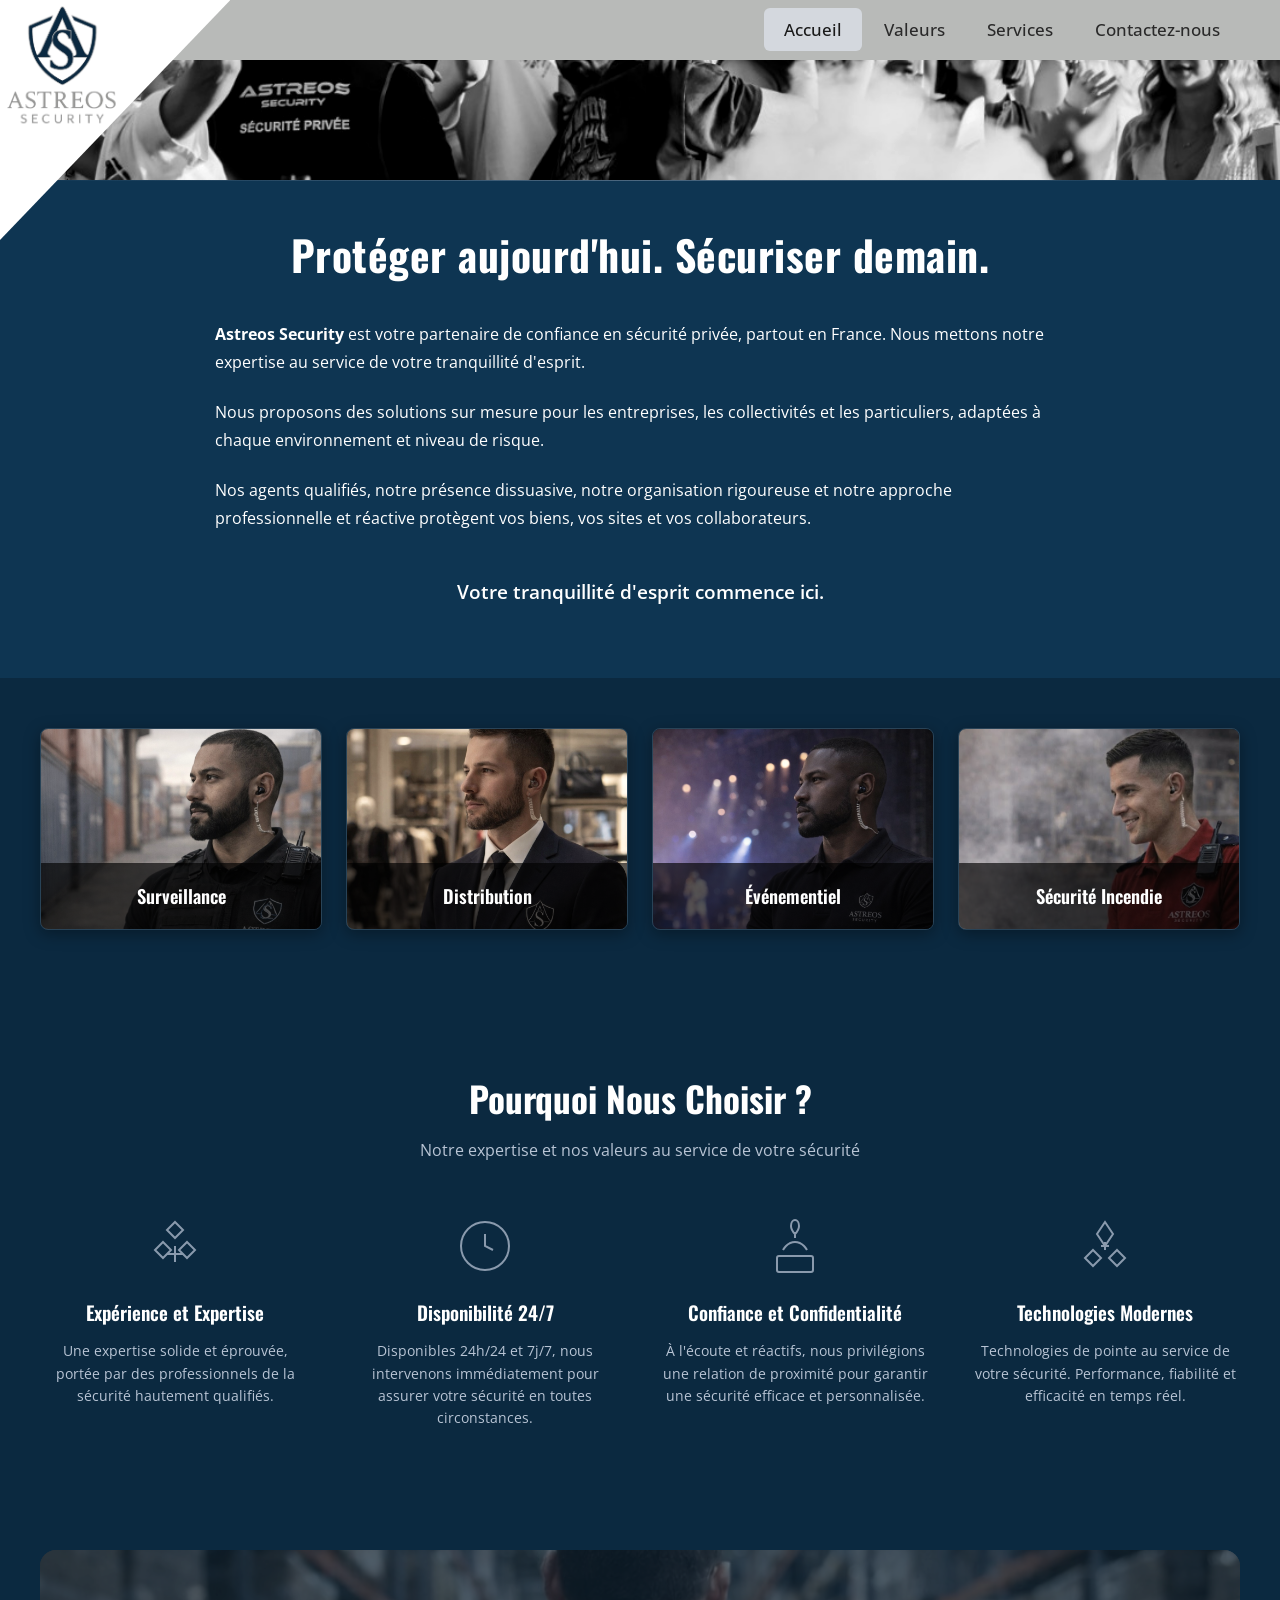
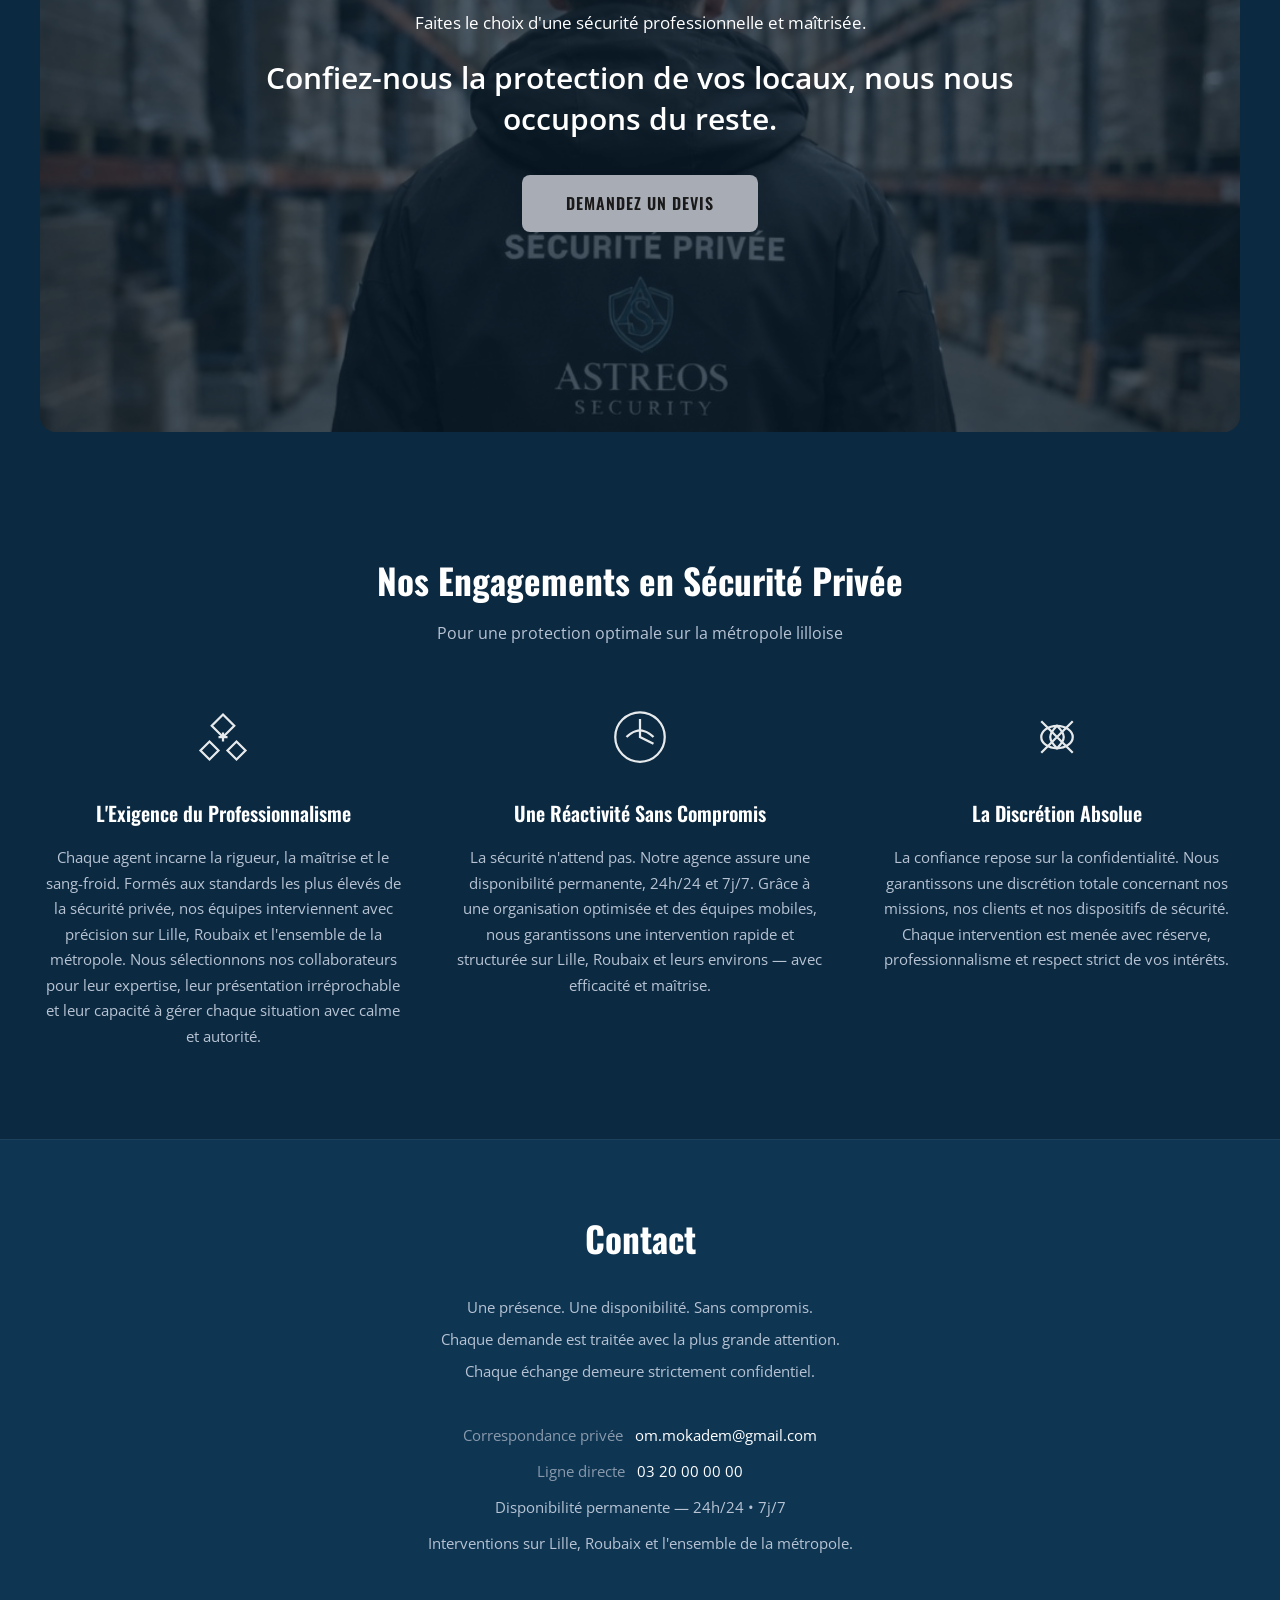
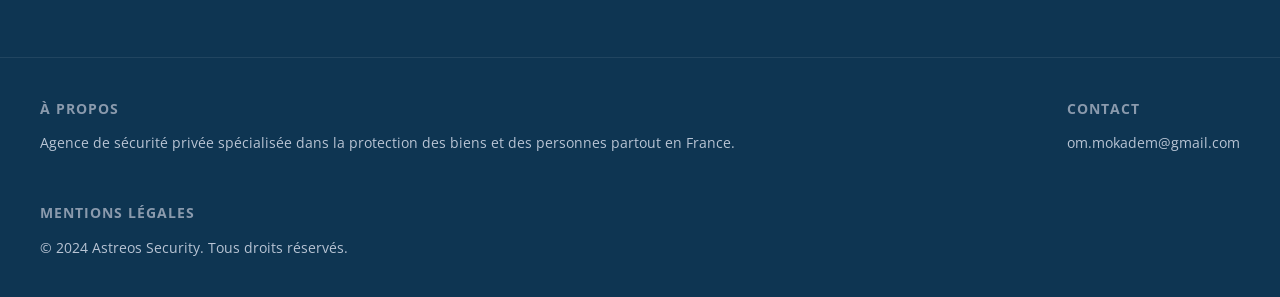
<file: index.html>
<!DOCTYPE html>
<html lang="fr">
<head>
    <meta charset="UTF-8"/>
    <meta name="viewport" content="width=device-width, initial-scale=1.0">
    <title>Astreos Security - Accueil</title>
    <link rel="icon" type="image/png" href="images/favicon.png">
    <link href="css/refonte.css" rel="stylesheet" type="text/css"/>
    <link href="https://fonts.googleapis.com/css2?family=Oswald:wght@400;500;600;700&family=Open+Sans:wght@400;500;600&display=swap" rel="stylesheet">
</head>
<body class="refonte-body">
    <!-- Barre + diagonale + logo -->
    <div class="refonte-header-combined">
        <div class="refonte-top-bar"></div>
        <div class="refonte-header-diagonal">
            <a href="index.html" class="refonte-logo">
                <img src="images/new_logo.jpeg" alt="Astreos Security"/>
            </a>
        </div>
        <div class="refonte-header-inner">
            <nav class="refonte-nav">
                <ul>
                    <li><a href="index.html" class="active">Accueil</a></li>
                    <li><a href="about.html">Valeurs</a></li>
                    <li><a href="services.html">Services</a></li>
                    <li><a href="contact.html">Contactez-nous</a></li>
                </ul>
            </nav>
            <button class="refonte-mobile-burger" aria-label="Ouvrir le menu">
                <svg width="32" height="32" viewBox="0 0 32 32" fill="none" xmlns="http://www.w3.org/2000/svg">
                    <rect y="7" width="32" height="4" rx="2" fill="currentColor"/>
                    <rect y="14" width="32" height="4" rx="2" fill="currentColor"/>
                    <rect y="21" width="32" height="4" rx="2" fill="currentColor"/>
                </svg>
            </button>
        </div>
    </div>

    <!-- Header avec image -->
    <header class="refonte-header">
        <div class="refonte-header-bg"></div>
    </header>

    <!-- Hero Section -->
    <section class="refonte-hero">
        <div class="refonte-hero-inner">
            <h1>Protéger aujourd'hui. Sécuriser demain.</h1>
            <div class="refonte-hero-description">
                <p><strong>Astreos Security</strong> est votre partenaire de confiance en sécurité privée, partout en France. Nous mettons notre expertise au service de votre tranquillité d'esprit.</p>
                <p>Nous proposons des solutions sur mesure pour les entreprises, les collectivités et les particuliers, adaptées à chaque environnement et niveau de risque.</p>
                <p>Nos agents qualifiés, notre présence dissuasive, notre organisation rigoureuse et notre approche professionnelle et réactive protègent vos biens, vos sites et vos collaborateurs.</p>
            </div>
            <p class="refonte-hero-divider">Votre tranquillité d'esprit commence ici.</p>
        </div>
    </section>

    <!-- Services Section -->
    <section class="refonte-services">
        <div class="refonte-services-grid">
            <a href="surveillance.html" class="refonte-service-card">
                <div class="refonte-service-card-img-wrap">
                    <img src="images/surveillance.jpeg" alt="Surveillance" class="refonte-service-card-img"/>
                    <div class="refonte-service-card-title">Surveillance</div>
                </div>
            </a>
            <a href="distribution.html" class="refonte-service-card">
                <div class="refonte-service-card-img-wrap">
                    <img src="images/Distribution.jpeg" alt="Distribution" class="refonte-service-card-img"/>
                    <div class="refonte-service-card-title">Distribution</div>
                </div>
            </a>
            <a href="evenementiel.html" class="refonte-service-card">
                <div class="refonte-service-card-img-wrap">
                    <img src="images/evenementiel.jpeg" alt="Événementiel" class="refonte-service-card-img"/>
                    <div class="refonte-service-card-title">Événementiel</div>
                </div>
            </a>
            <a href="incendie.html" class="refonte-service-card">
                <div class="refonte-service-card-img-wrap">
                    <img src="images/securite_incendiaire.jpeg" alt="Sécurité Incendie" class="refonte-service-card-img"/>
                    <div class="refonte-service-card-title">Sécurité Incendie</div>
                </div>
            </a>
        </div>
    </section>

    <!-- Pourquoi Nous Choisir -->
    <section class="refonte-why">
        <div class="refonte-why-title">
            <h2>Pourquoi Nous Choisir ?</h2>
            <p>Notre expertise et nos valeurs au service de votre sécurité</p>
        </div>
        <div class="refonte-why-grid">
            <div class="refonte-why-item">
                <div class="refonte-why-icon">
                    <svg viewBox="0 0 64 64" fill="none" xmlns="http://www.w3.org/2000/svg" stroke-width="2" stroke="currentColor">
                        <path d="M32 8L40 16L32 24L24 16L32 8Z"/>
                        <path d="M20 28L28 36L20 44L12 36L20 28Z"/>
                        <path d="M44 28L52 36L44 44L36 36L44 28Z"/>
                        <path d="M32 32L32 48M24 40L40 40"/>
                    </svg>
                </div>
                <h3>Expérience et Expertise</h3>
                <p>Une expertise solide et éprouvée, portée par des professionnels de la sécurité hautement qualifiés.</p>
            </div>
            <div class="refonte-why-item">
                <div class="refonte-why-icon">
                    <svg viewBox="0 0 64 64" fill="none" xmlns="http://www.w3.org/2000/svg" stroke-width="2" stroke="currentColor">
                        <circle cx="32" cy="32" r="24"/>
                        <path d="M32 20V32L40 36"/>
                    </svg>
                </div>
                <h3>Disponibilité 24/7</h3>
                <p>Disponibles 24h/24 et 7j/7, nous intervenons immédiatement pour assurer votre sécurité en toutes circonstances.</p>
            </div>
            <div class="refonte-why-item">
                <div class="refonte-why-icon">
                    <svg viewBox="0 0 64 64" fill="none" xmlns="http://www.w3.org/2000/svg" stroke-width="2" stroke="currentColor">
                        <path d="M20 36C20 36 24 28 32 28C40 28 44 36 44 36"/>
                        <path d="M32 24V20M32 20C32 20 28 16 28 12C28 8 30 6 32 6C34 6 36 8 36 12C36 16 32 20 32 20M32 20C32 20 36 16 36 12C36 8 34 6 32 6C30 6 28 8 28 12C28 16 32 20 32 20"/>
                        <rect x="14" y="42" width="36" height="16" rx="2"/>
                    </svg>
                </div>
                <h3>Confiance et Confidentialité</h3>
                <p>À l'écoute et réactifs, nous privilégions une relation de proximité pour garantir une sécurité efficace et personnalisée.</p>
            </div>
            <div class="refonte-why-item">
                <div class="refonte-why-icon">
                    <svg viewBox="0 0 64 64" fill="none" xmlns="http://www.w3.org/2000/svg" stroke-width="2" stroke="currentColor">
                        <path d="M32 8L40 20L32 32L24 20L32 8Z"/>
                        <path d="M20 36L28 44L20 52L12 44L20 36Z"/>
                        <path d="M44 36L52 44L44 52L36 44L44 36Z"/>
                        <path d="M32 28L32 36M28 32L36 32"/>
                    </svg>
                </div>
                <h3>Technologies Modernes</h3>
                <p>Technologies de pointe au service de votre sécurité. Performance, fiabilité et efficacité en temps réel.</p>
            </div>
        </div>
    </section>

    <!-- Banner Devis -->
    <section class="refonte-devis-banner">
        <div class="refonte-devis-banner-inner">
            <div class="refonte-devis-banner-bg"></div>
            <div class="refonte-devis-banner-overlay"></div>
            <div class="refonte-devis-banner-content">
                <p class="refonte-devis-intro">Faites le choix d'une sécurité professionnelle et maîtrisée.</p>
                <h2 class="refonte-devis-title">Confiez-nous la protection de vos locaux, nous nous occupons du reste.</h2>
                <a href="contact.html" class="refonte-devis-btn">Demandez un devis</a>
            </div>
        </div>
    </section>

    <!-- Nos Engagements -->
    <section class="refonte-engagements">
        <div class="refonte-engagements-title">
            <h2>Nos Engagements en Sécurité Privée</h2>
            <p>Pour une protection optimale sur la métropole lilloise</p>
        </div>
        <div class="refonte-engagements-grid">
            <div class="refonte-engagements-item">
                <div class="refonte-engagements-icon">
                    <svg viewBox="0 0 64 64" fill="none" xmlns="http://www.w3.org/2000/svg" stroke-width="2" stroke="currentColor">
                        <path d="M32 12L42 22L32 32L22 22L32 12Z"/>
                        <path d="M20 36L28 44L20 52L12 44L20 36Z"/>
                        <path d="M44 36L52 44L44 52L36 44L44 36Z"/>
                        <path d="M32 28L32 36M28 32L36 32"/>
                    </svg>
                </div>
                <h3>L'Exigence du Professionnalisme</h3>
                <p>Chaque agent incarne la rigueur, la maîtrise et le sang-froid. Formés aux standards les plus élevés de la sécurité privée, nos équipes interviennent avec précision sur Lille, Roubaix et l'ensemble de la métropole. Nous sélectionnons nos collaborateurs pour leur expertise, leur présentation irréprochable et leur capacité à gérer chaque situation avec calme et autorité.</p>
            </div>
            <div class="refonte-engagements-item">
                <div class="refonte-engagements-icon">
                    <svg viewBox="0 0 64 64" fill="none" xmlns="http://www.w3.org/2000/svg" stroke-width="2" stroke="currentColor">
                        <circle cx="32" cy="32" r="22"/>
                        <path d="M32 16V32L44 38"/>
                        <path d="M20 32C20 32 26 26 32 26C38 26 44 32 44 32"/>
                    </svg>
                </div>
                <h3>Une Réactivité Sans Compromis</h3>
                <p>La sécurité n'attend pas. Notre agence assure une disponibilité permanente, 24h/24 et 7j/7. Grâce à une organisation optimisée et des équipes mobiles, nous garantissons une intervention rapide et structurée sur Lille, Roubaix et leurs environs — avec efficacité et maîtrise.</p>
            </div>
            <div class="refonte-engagements-item">
                <div class="refonte-engagements-icon">
                    <svg viewBox="0 0 64 64" fill="none" xmlns="http://www.w3.org/2000/svg" stroke-width="2" stroke="currentColor">
                        <ellipse cx="32" cy="32" rx="14" ry="10"/>
                        <path d="M32 22C32 22 38 28 38 32C38 36 32 42 32 42C32 42 26 36 26 32C26 28 32 22 32 22Z"/>
                        <path d="M18 18L46 46M46 18L18 46"/>
                    </svg>
                </div>
                <h3>La Discrétion Absolue</h3>
                <p>La confiance repose sur la confidentialité. Nous garantissons une discrétion totale concernant nos missions, nos clients et nos dispositifs de sécurité. Chaque intervention est menée avec réserve, professionnalisme et respect strict de vos intérêts.</p>
            </div>
        </div>
    </section>

    <!-- Contact -->
    <section class="refonte-contact-intro">
        <h2>Contact</h2>
        <p class="refonte-contact-tagline">Une présence. Une disponibilité. Sans compromis.</p>
        <p class="refonte-contact-tagline">Chaque demande est traitée avec la plus grande attention.</p>
        <p class="refonte-contact-tagline">Chaque échange demeure strictement confidentiel.</p>
        <div class="refonte-contact-info">
            <p><span class="refonte-contact-label">Correspondance privée</span> <a href="mailto:om.mokadem@gmail.com">om.mokadem@gmail.com</a></p>
            <p><span class="refonte-contact-label">Ligne directe</span> <a href="tel:0320000000">03 20 00 00 00</a></p>
            <p>Disponibilité permanente — 24h/24 • 7j/7</p>
            <p>Interventions sur Lille, Roubaix et l'ensemble de la métropole.</p>
        </div>
    </section>

    <!-- Footer -->
    <footer class="refonte-footer">
        <div class="refonte-footer-inner">
            <div>
                <h4>À propos</h4>
                <p>Agence de sécurité privée spécialisée dans la protection des biens et des personnes partout en France.</p>
            </div>
            <div>
                <h4>Contact</h4>
                <p><a href="mailto:om.mokadem@gmail.com">om.mokadem@gmail.com</a></p>
            </div>
            <div>
                <h4>Mentions légales</h4>
                <p>© 2024 Astreos Security. Tous droits réservés.</p>
            </div>
        </div>
    </footer>

    <!-- Menu mobile -->
    <nav class="refonte-mobile-menu" id="mobileMenu">
        <button class="refonte-mobile-close" aria-label="Fermer le menu">&times;</button>
        <ul>
            <li><a href="index.html">Accueil</a></li>
            <li><a href="about.html">Valeurs</a></li>
            <li><a href="services.html">Services</a></li>
            <li><a href="contact.html">Contactez-nous</a></li>
        </ul>
    </nav>

    <script>
        document.addEventListener('DOMContentLoaded', function() {
            const burger = document.querySelector('.refonte-mobile-burger');
            const menu = document.getElementById('mobileMenu');
            const close = document.querySelector('.refonte-mobile-close');

            burger.addEventListener('click', function() {
                menu.classList.add('open');
            });

            function closeMenu() {
                menu.classList.remove('open');
            }

            close.addEventListener('click', closeMenu);
            menu.querySelectorAll('a').forEach(link => {
                link.addEventListener('click', closeMenu);
            });
        });
    </script>
</body>
</html>
</file>
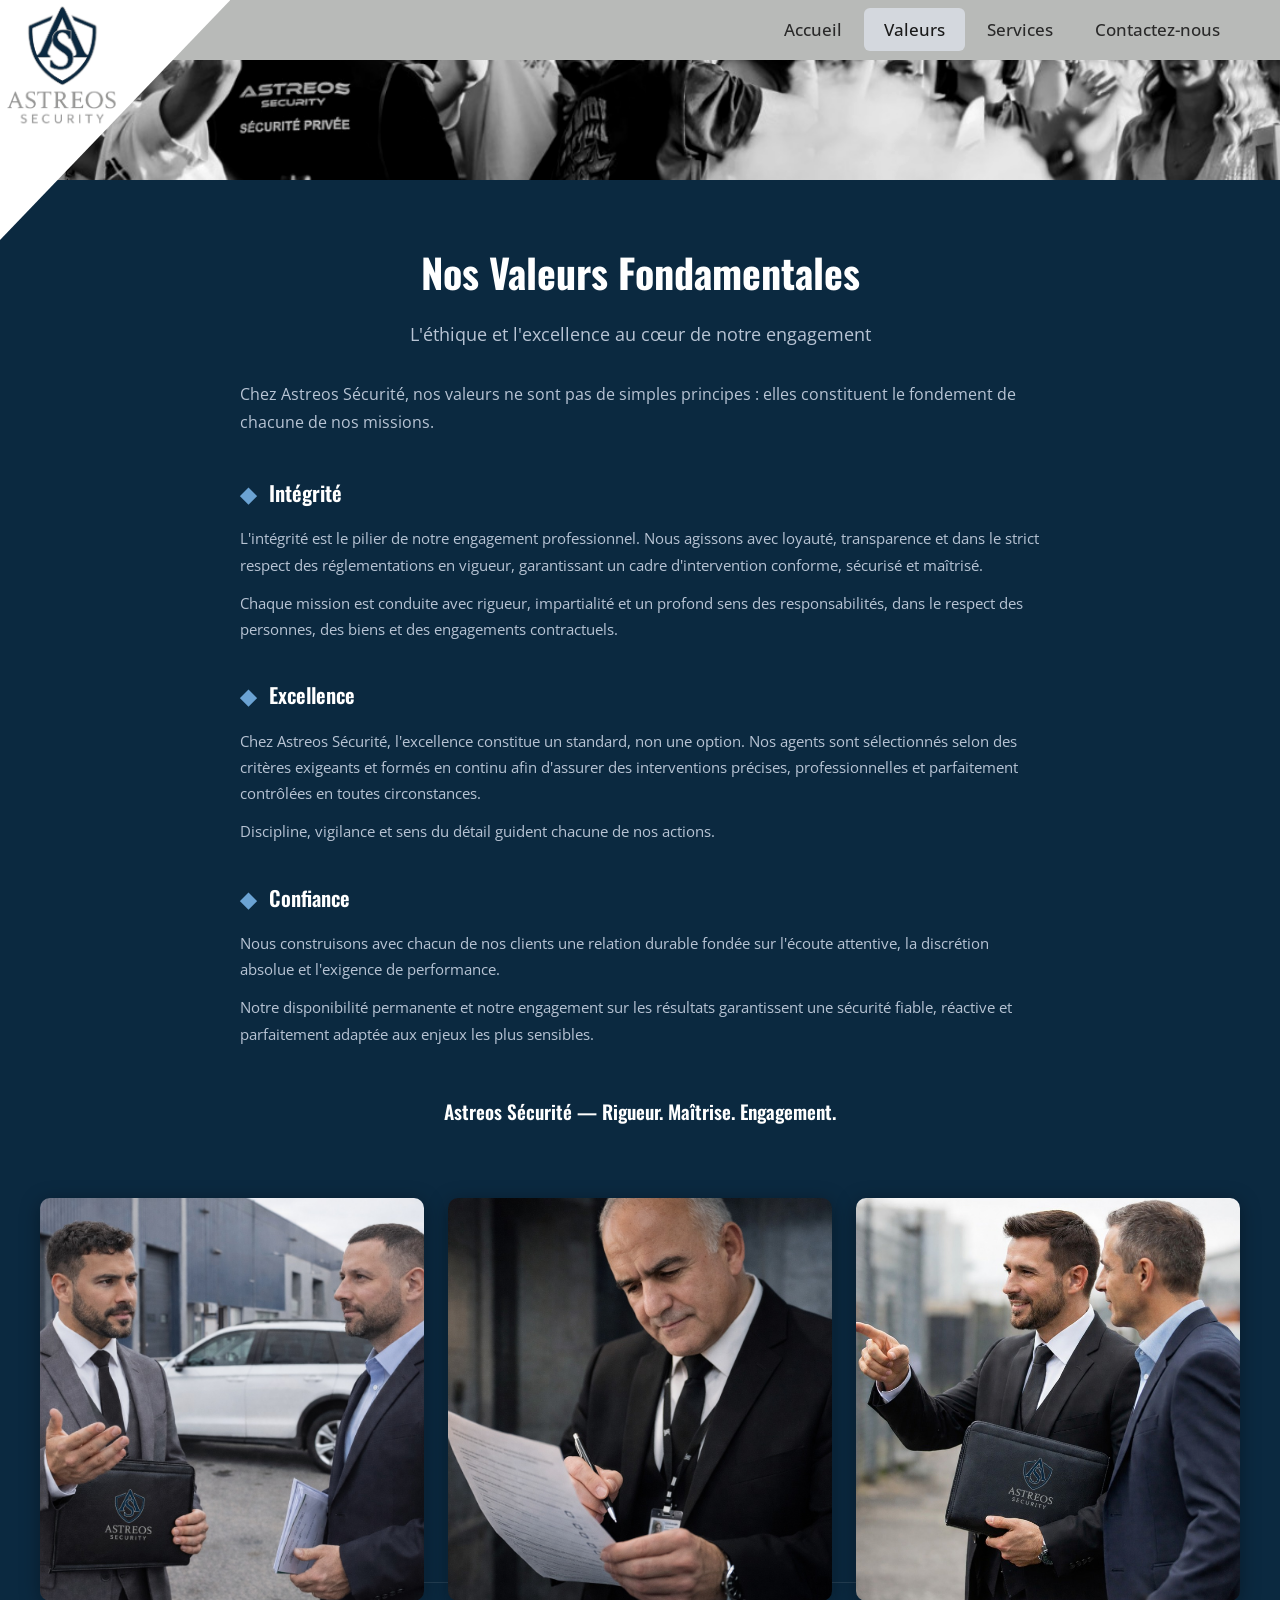
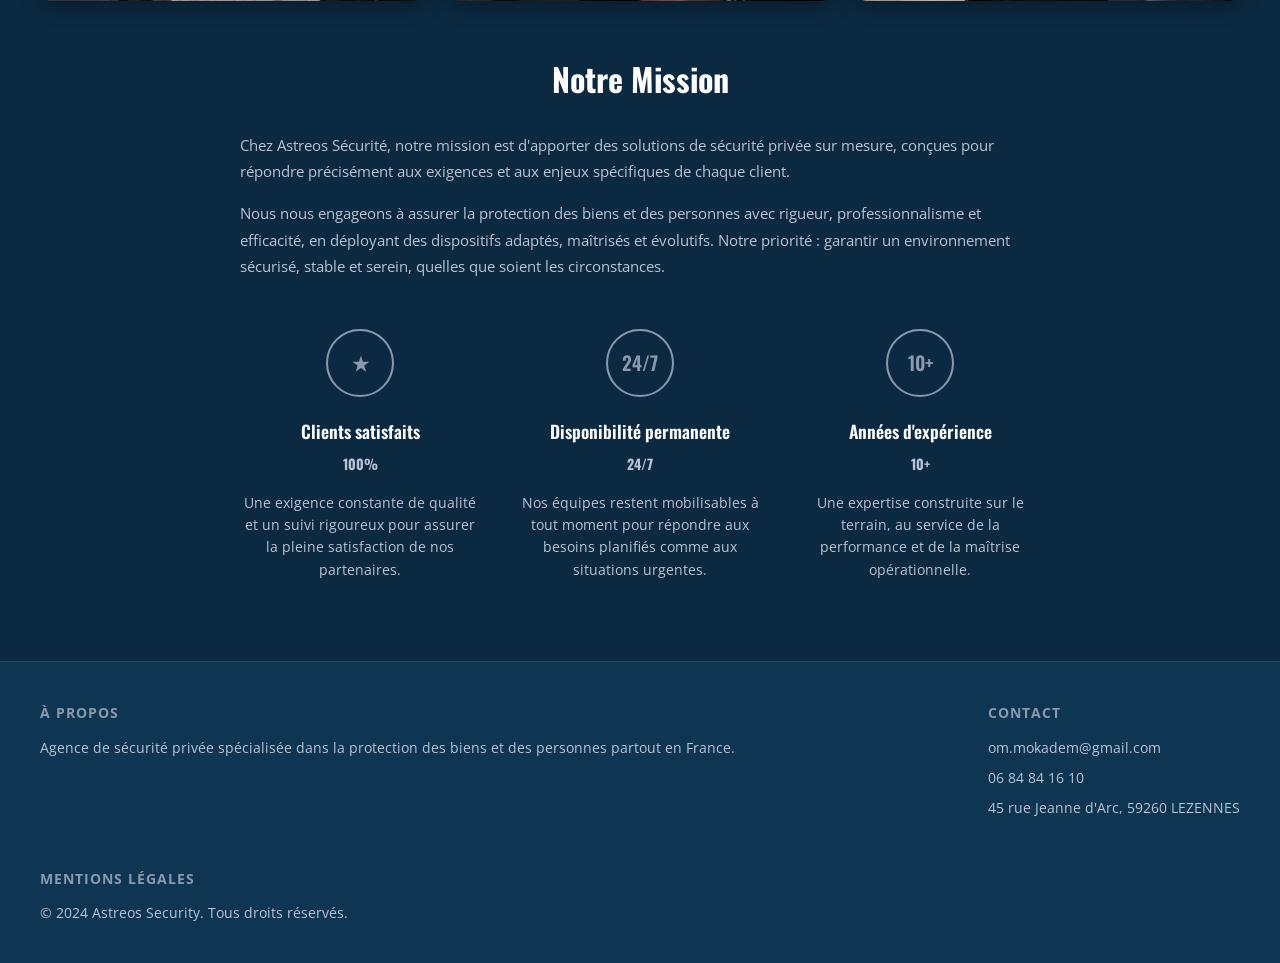
<file: about.html>
<!DOCTYPE html>
<html lang="fr">
<head>
    <meta charset="UTF-8"/>
    <meta name="viewport" content="width=device-width, initial-scale=1.0">
    <title>Valeurs - Astreos Security</title>
    <link rel="icon" type="image/png" href="images/favicon.png">
    <link href="css/refonte.css" rel="stylesheet" type="text/css"/>
    <link href="css/refonte-about.css" rel="stylesheet" type="text/css"/>
    <link href="https://fonts.googleapis.com/css2?family=Oswald:wght@400;500;600;700&family=Open+Sans:wght@400;500;600&display=swap" rel="stylesheet">
</head>
<body class="refonte-body refonte-about">
    <div class="refonte-header-combined">
        <div class="refonte-top-bar"></div>
        <div class="refonte-header-diagonal">
            <a href="index.html" class="refonte-logo">
                <img src="images/new_logo.jpeg" alt="Astreos Security"/>
            </a>
        </div>
        <div class="refonte-header-inner">
            <nav class="refonte-nav">
                <ul>
                    <li><a href="index.html">Accueil</a></li>
                    <li><a href="about.html" class="active">Valeurs</a></li>
                    <li><a href="services.html">Services</a></li>
                    <li><a href="contact.html">Contactez-nous</a></li>
                </ul>
            </nav>
            <button class="refonte-mobile-burger" aria-label="Ouvrir le menu">
                <svg width="32" height="32" viewBox="0 0 32 32" fill="none"><rect y="7" width="32" height="4" rx="2" fill="currentColor"/><rect y="14" width="32" height="4" rx="2" fill="currentColor"/><rect y="21" width="32" height="4" rx="2" fill="currentColor"/></svg>
            </button>
        </div>
    </div>

    <header class="refonte-header">
        <div class="refonte-header-bg"></div>
    </header>

    <main class="refonte-about-main">
        <section class="refonte-about-values">
            <h1>Nos Valeurs Fondamentales</h1>
            <p class="refonte-about-subtitle">L'éthique et l'excellence au cœur de notre engagement</p>
            <p class="refonte-about-intro">Chez Astreos Sécurité, nos valeurs ne sont pas de simples principes : elles constituent le fondement de chacune de nos missions.</p>

            <div class="refonte-about-value">
                <h3><span class="refonte-about-diamond">◆</span> Intégrité</h3>
                <p>L'intégrité est le pilier de notre engagement professionnel. Nous agissons avec loyauté, transparence et dans le strict respect des réglementations en vigueur, garantissant un cadre d'intervention conforme, sécurisé et maîtrisé.</p>
                <p>Chaque mission est conduite avec rigueur, impartialité et un profond sens des responsabilités, dans le respect des personnes, des biens et des engagements contractuels.</p>
            </div>

            <div class="refonte-about-value">
                <h3><span class="refonte-about-diamond">◆</span> Excellence</h3>
                <p>Chez Astreos Sécurité, l'excellence constitue un standard, non une option. Nos agents sont sélectionnés selon des critères exigeants et formés en continu afin d'assurer des interventions précises, professionnelles et parfaitement contrôlées en toutes circonstances.</p>
                <p>Discipline, vigilance et sens du détail guident chacune de nos actions.</p>
            </div>

            <div class="refonte-about-value">
                <h3><span class="refonte-about-diamond">◆</span> Confiance</h3>
                <p>Nous construisons avec chacun de nos clients une relation durable fondée sur l'écoute attentive, la discrétion absolue et l'exigence de performance.</p>
                <p>Notre disponibilité permanente et notre engagement sur les résultats garantissent une sécurité fiable, réactive et parfaitement adaptée aux enjeux les plus sensibles.</p>
            </div>

            <p class="refonte-about-slogan">Astreos Sécurité — Rigueur. Maîtrise. Engagement.</p>
        </section>


        <section class="refonte-about-images">
            <img src="images/valeurs_3.jpeg" alt="Équipe Astreos" class="refonte-about-img">
            <img src="images/valeurs_1.jpeg" alt="Professionnalisme" class="refonte-about-img">
            <img src="images/valeurs_2.jpeg" alt="Expertise" class="refonte-about-img">
        </section>

        <section class="refonte-about-mission">
            <h2>Notre Mission</h2>
            <p>Chez Astreos Sécurité, notre mission est d'apporter des solutions de sécurité privée sur mesure, conçues pour répondre précisément aux exigences et aux enjeux spécifiques de chaque client.</p>
            <p>Nous nous engageons à assurer la protection des biens et des personnes avec rigueur, professionnalisme et efficacité, en déployant des dispositifs adaptés, maîtrisés et évolutifs. Notre priorité : garantir un environnement sécurisé, stable et serein, quelles que soient les circonstances.</p>
            <div class="refonte-about-stats">
                <div class="refonte-about-stat">
                    <div class="refonte-about-stat-icon">★</div>
                    <h4>Clients satisfaits</h4>
                    <p class="refonte-about-stat-value">100%</p>
                    <p>Une exigence constante de qualité et un suivi rigoureux pour assurer la pleine satisfaction de nos partenaires.</p>
                </div>
                <div class="refonte-about-stat">
                    <div class="refonte-about-stat-icon">24/7</div>
                    <h4>Disponibilité permanente</h4>
                    <p class="refonte-about-stat-value">24/7</p>
                    <p>Nos équipes restent mobilisables à tout moment pour répondre aux besoins planifiés comme aux situations urgentes.</p>
                </div>
                <div class="refonte-about-stat">
                    <div class="refonte-about-stat-icon">10+</div>
                    <h4>Années d'expérience</h4>
                    <p class="refonte-about-stat-value">10+</p>
                    <p>Une expertise construite sur le terrain, au service de la performance et de la maîtrise opérationnelle.</p>
                </div>
            </div>
        </section>
    </main>

    <footer class="refonte-footer">
        <div class="refonte-footer-inner">
            <div><h4>À propos</h4><p>Agence de sécurité privée spécialisée dans la protection des biens et des personnes partout en France.</p></div>
            <div><h4>Contact</h4><p><a href="mailto:om.mokadem@gmail.com">om.mokadem@gmail.com</a></p><p><a href="tel:0684841610">06 84 84 16 10</a></p><p>45 rue Jeanne d'Arc, 59260 LEZENNES</p></div>
            <div><h4>Mentions légales</h4><p>© 2024 Astreos Security. Tous droits réservés.</p></div>
        </div>
    </footer>

    <nav class="refonte-mobile-menu" id="mobileMenu">
        <button class="refonte-mobile-close" aria-label="Fermer">&times;</button>
        <ul>
            <li><a href="index.html">Accueil</a></li>
            <li><a href="about.html">Valeurs</a></li>
            <li><a href="services.html">Services</a></li>
            <li><a href="contact.html">Contactez-nous</a></li>
        </ul>
    </nav>
    <script>
        document.querySelector('.refonte-mobile-burger').onclick = () => document.getElementById('mobileMenu').classList.add('open');
        document.querySelector('.refonte-mobile-close').onclick = () => document.getElementById('mobileMenu').classList.remove('open');
        document.querySelectorAll('#mobileMenu a').forEach(a => a.onclick = () => document.getElementById('mobileMenu').classList.remove('open'));
    </script>
</body>
</html>
</file>
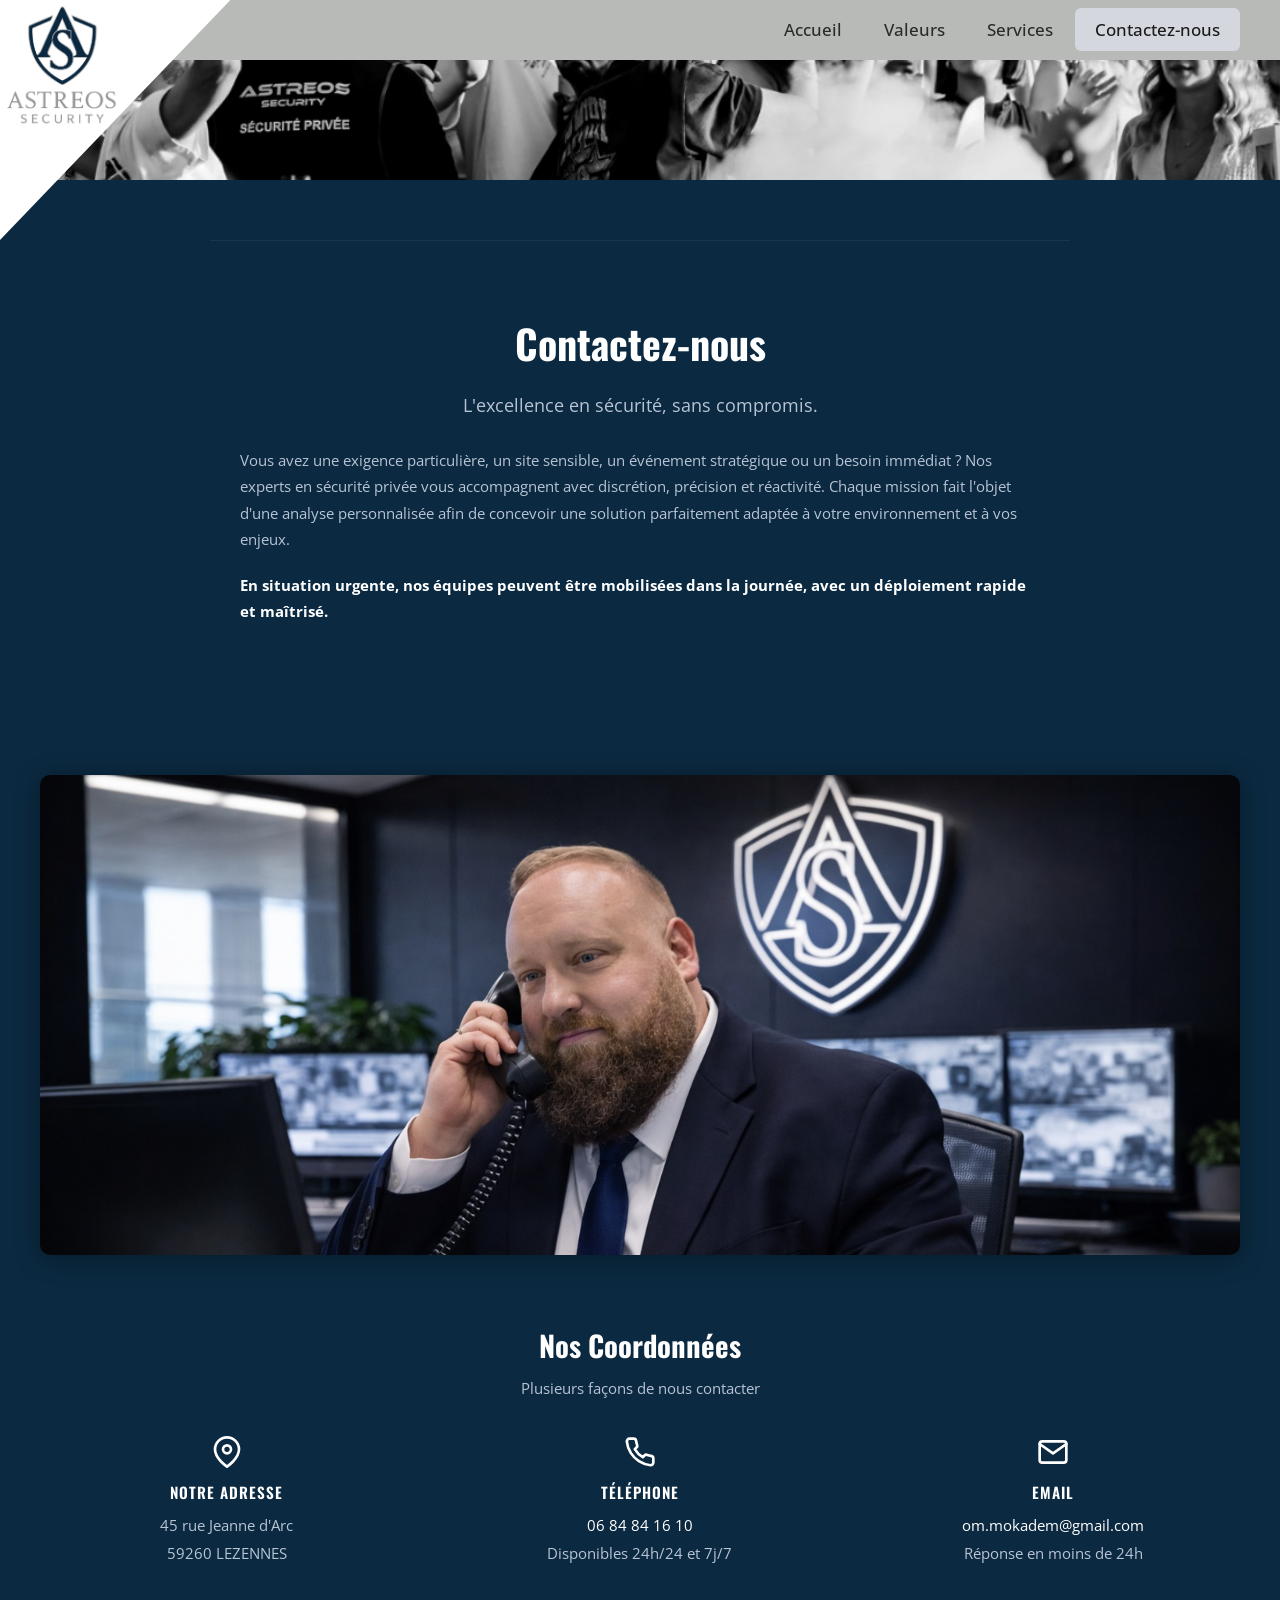
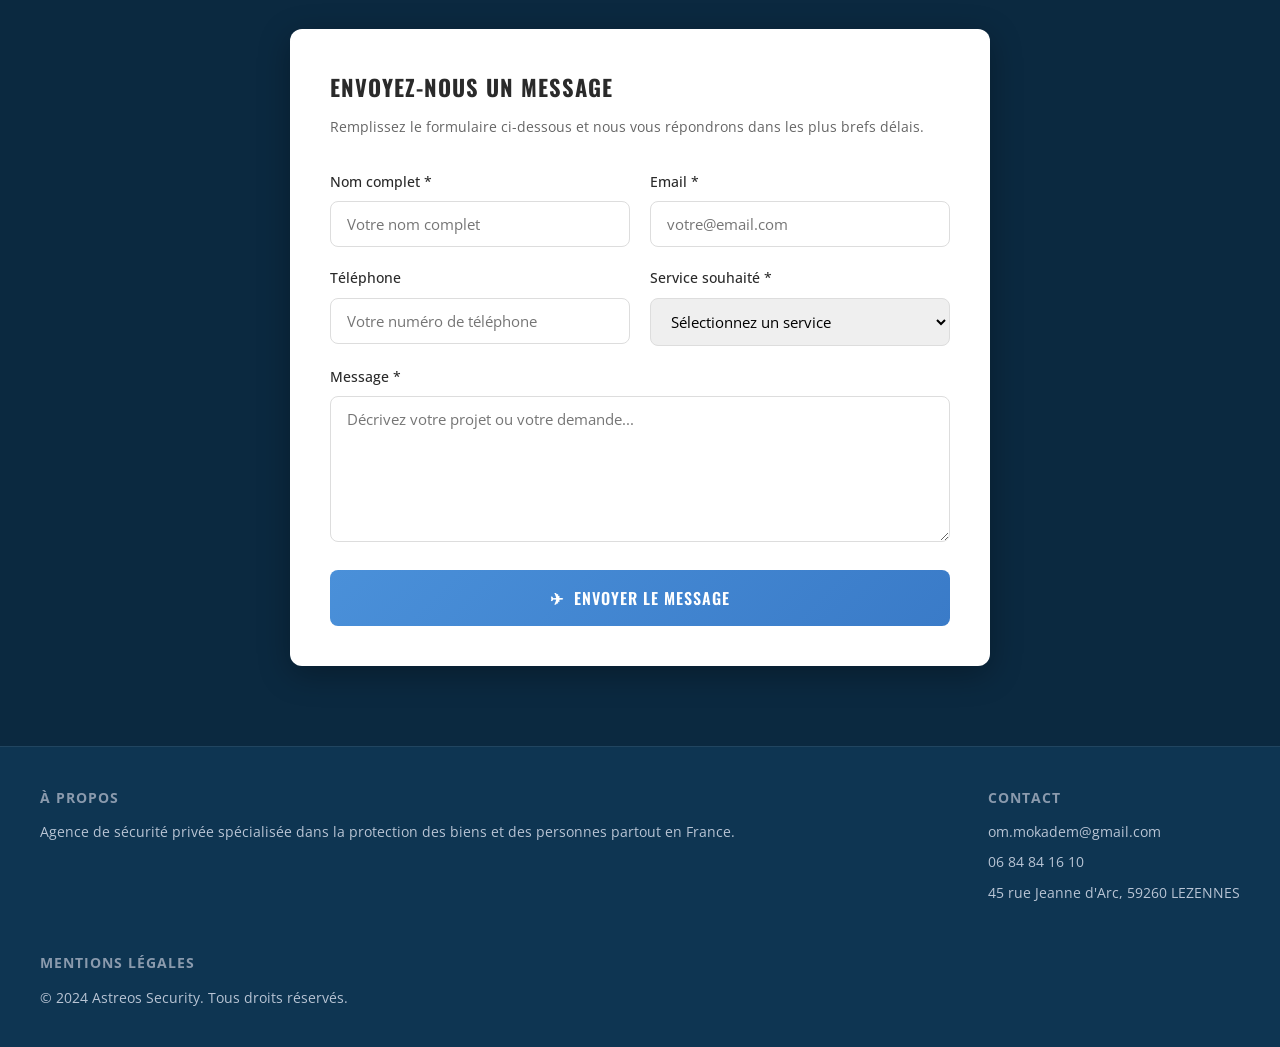
<file: contact.html>
<!DOCTYPE html>
<html lang="fr">
<head>
    <meta charset="UTF-8"/>
    <meta name="viewport" content="width=device-width, initial-scale=1.0">
    <title>Contactez-nous - Astreos Security</title>
    <link rel="icon" type="image/png" href="images/favicon.png">
    <link href="css/refonte.css" rel="stylesheet" type="text/css"/>
    <link href="css/refonte-contact.css" rel="stylesheet" type="text/css"/>
    <link href="https://fonts.googleapis.com/css2?family=Oswald:wght@400;500;600;700&family=Open+Sans:wght@400;500;600&display=swap" rel="stylesheet">
</head>
<body class="refonte-body refonte-contact">
    <div class="refonte-header-combined">
        <div class="refonte-top-bar"></div>
        <div class="refonte-header-diagonal">
            <a href="index.html" class="refonte-logo">
                <img src="images/new_logo.jpeg" alt="Astreos Security"/>
            </a>
        </div>
        <div class="refonte-header-inner">
            <nav class="refonte-nav">
                <ul>
                    <li><a href="index.html">Accueil</a></li>
                    <li><a href="about.html">Valeurs</a></li>
                    <li><a href="services.html">Services</a></li>
                    <li><a href="contact.html" class="active">Contactez-nous</a></li>
                </ul>
            </nav>
            <button class="refonte-mobile-burger" aria-label="Ouvrir le menu">
                <svg width="32" height="32" viewBox="0 0 32 32" fill="none"><rect y="7" width="32" height="4" rx="2" fill="currentColor"/><rect y="14" width="32" height="4" rx="2" fill="currentColor"/><rect y="21" width="32" height="4" rx="2" fill="currentColor"/></svg>
            </button>
        </div>
    </div>

    <header class="refonte-header">
        <div class="refonte-header-bg"></div>
    </header>

    <main class="refonte-contact-main">
        <section class="refonte-contact-intro">
            <h1>Contactez-nous</h1>
            <p class="refonte-contact-tagline">L'excellence en sécurité, sans compromis.</p>
            <p class="refonte-contact-text">Vous avez une exigence particulière, un site sensible, un événement stratégique ou un besoin immédiat ? Nos experts en sécurité privée vous accompagnent avec discrétion, précision et réactivité. Chaque mission fait l'objet d'une analyse personnalisée afin de concevoir une solution parfaitement adaptée à votre environnement et à vos enjeux.</p>
            <p class="refonte-contact-urgent"><strong>En situation urgente, nos équipes peuvent être mobilisées dans la journée, avec un déploiement rapide et maîtrisé.</strong></p>
        </section>

        <section class="refonte-contact-image-wrap">
            <img src="images/contact.jpeg" alt="Astreos Security - Contact" class="refonte-contact-image-main">
        </section>

        <section class="refonte-contact-coords">
            <h2>Nos Coordonnées</h2>
            <p class="refonte-contact-coords-sub">Plusieurs façons de nous contacter</p>
            <div class="refonte-contact-grid">
                <div class="refonte-contact-item">
                    <div class="refonte-contact-icon refonte-contact-icon-svg">
                        <svg viewBox="0 0 24 24" fill="none" stroke="currentColor" stroke-width="2" stroke-linecap="round" stroke-linejoin="round"><path d="M21 10c0 7-9 13-9 13s-9-6-9-13a9 9 0 0 1 18 0z"/><circle cx="12" cy="10" r="3"/></svg>
                    </div>
                    <h3>NOTRE ADRESSE</h3>
                    <p>45 rue Jeanne d'Arc</p>
                    <p>59260 LEZENNES</p>
                </div>
                <div class="refonte-contact-item">
                    <div class="refonte-contact-icon refonte-contact-icon-svg">
                        <svg viewBox="0 0 24 24" fill="none" stroke="currentColor" stroke-width="2" stroke-linecap="round" stroke-linejoin="round"><path d="M22 16.92v3a2 2 0 0 1-2.18 2 19.79 19.79 0 0 1-8.63-3.07 19.5 19.5 0 0 1-6-6 19.79 19.79 0 0 1-3.07-8.67A2 2 0 0 1 4.11 2h3a2 2 0 0 1 2 1.72 12.84 12.84 0 0 0 .7 2.81 2 2 0 0 1-.45 2.11L8.09 9.91a16 16 0 0 0 6 6l1.27-1.27a2 2 0 0 1 2.11-.45 12.84 12.84 0 0 0 2.81.7A2 2 0 0 1 22 16.92z"/></svg>
                    </div>
                    <h3>TÉLÉPHONE</h3>
                    <p><a href="tel:0684841610">06 84 84 16 10</a></p>
                    <p>Disponibles 24h/24 et 7j/7</p>
                </div>
                <div class="refonte-contact-item">
                    <div class="refonte-contact-icon refonte-contact-icon-svg">
                        <svg viewBox="0 0 24 24" fill="none" stroke="currentColor" stroke-width="2" stroke-linecap="round" stroke-linejoin="round"><path d="M4 4h16c1.1 0 2 .9 2 2v12c0 1.1-.9 2-2 2H4c-1.1 0-2-.9-2-2V6c0-1.1.9-2 2-2z"/><polyline points="22,6 12,13 2,6"/></svg>
                    </div>
                    <h3>EMAIL</h3>
                    <p><a href="mailto:om.mokadem@gmail.com">om.mokadem@gmail.com</a></p>
                    <p>Réponse en moins de 24h</p>
                </div>
            </div>
        </section>

        <section class="refonte-contact-form-section">
            <div class="refonte-contact-form-card">
                <h2>ENVOYEZ-NOUS UN MESSAGE</h2>
                <p class="refonte-contact-form-sub">Remplissez le formulaire ci-dessous et nous vous répondrons dans les plus brefs délais.</p>
                <form action="contact-form.php" method="post" class="refonte-contact-form" id="contactForm">
                    <div class="refonte-form-row">
                        <div class="refonte-form-group">
                            <label for="name">Nom complet *</label>
                            <input type="text" id="name" name="name" placeholder="Votre nom complet" required>
                        </div>
                        <div class="refonte-form-group">
                            <label for="email">Email *</label>
                            <input type="email" id="email" name="email" placeholder="votre@email.com" required>
                        </div>
                    </div>
                    <div class="refonte-form-row">
                        <div class="refonte-form-group">
                            <label for="phone">Téléphone</label>
                            <input type="tel" id="phone" name="phone" placeholder="Votre numéro de téléphone">
                        </div>
                        <div class="refonte-form-group">
                            <label for="service">Service souhaité *</label>
                            <select id="service" name="service" required>
                                <option value="">Sélectionnez un service</option>
                                <option value="surveillance">Surveillance</option>
                                <option value="distribution">Distribution</option>
                                <option value="evenementiel">Événementiel</option>
                                <option value="incendie">Sécurité Incendie</option>
                                <option value="autre">Autre</option>
                            </select>
                        </div>
                    </div>
                    <div class="refonte-form-group">
                        <label for="message">Message *</label>
                        <textarea id="message" name="message" placeholder="Décrivez votre projet ou votre demande..." rows="6" required></textarea>
                    </div>
                    <button type="submit" class="refonte-form-submit">
                        <span>✈</span> ENVOYER LE MESSAGE
                    </button>
                </form>
            </div>
        </section>
    </main>

    <footer class="refonte-footer">
        <div class="refonte-footer-inner">
            <div><h4>À propos</h4><p>Agence de sécurité privée spécialisée dans la protection des biens et des personnes partout en France.</p></div>
            <div><h4>Contact</h4><p><a href="mailto:om.mokadem@gmail.com">om.mokadem@gmail.com</a></p><p><a href="tel:0684841610">06 84 84 16 10</a></p><p>45 rue Jeanne d'Arc, 59260 LEZENNES</p></div>
            <div><h4>Mentions légales</h4><p>© 2024 Astreos Security. Tous droits réservés.</p></div>
        </div>
    </footer>

    <nav class="refonte-mobile-menu" id="mobileMenu">
        <button class="refonte-mobile-close" aria-label="Fermer">&times;</button>
        <ul>
            <li><a href="index.html">Accueil</a></li>
            <li><a href="about.html">Valeurs</a></li>
            <li><a href="services.html">Services</a></li>
            <li><a href="contact.html">Contactez-nous</a></li>
        </ul>
    </nav>
    <script>
        document.querySelector('.refonte-mobile-burger').onclick = () => document.getElementById('mobileMenu').classList.add('open');
        document.querySelector('.refonte-mobile-close').onclick = () => document.getElementById('mobileMenu').classList.remove('open');
        document.querySelectorAll('#mobileMenu a').forEach(a => a.onclick = () => document.getElementById('mobileMenu').classList.remove('open'));
    </script>
</body>
</html>
</file>
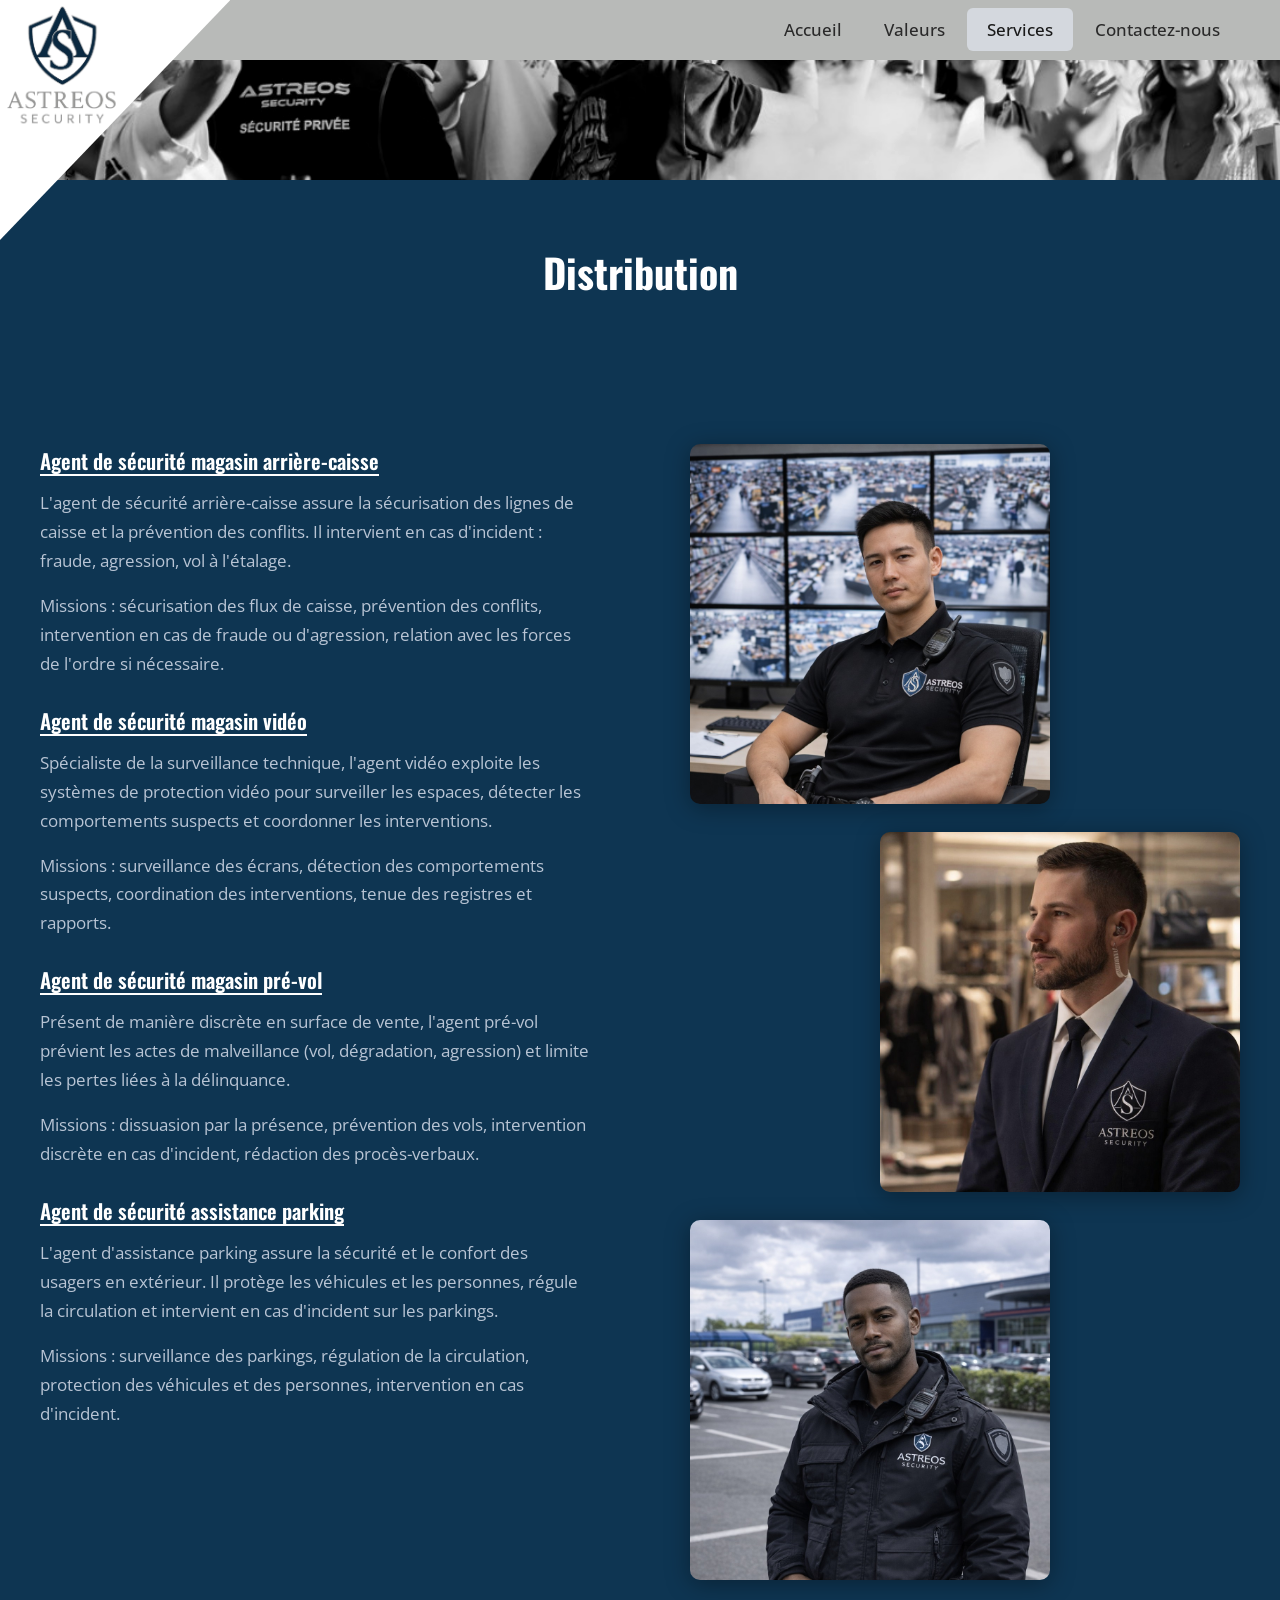
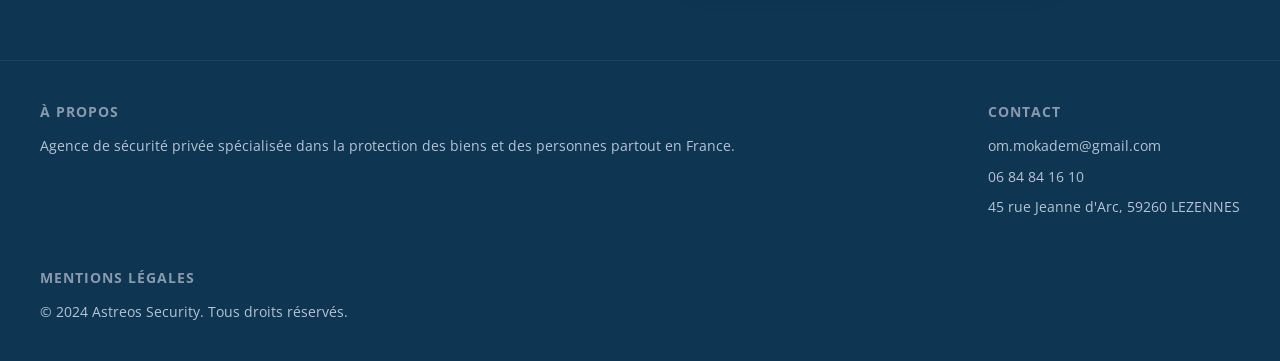
<file: distribution.html>
<!DOCTYPE html>
<html lang="fr">
<head>
    <meta charset="UTF-8"/>
    <meta name="viewport" content="width=device-width, initial-scale=1.0">
    <title>Distribution - Astreos Security</title>
    <link rel="icon" type="image/png" href="images/favicon.png">
    <link href="css/refonte.css" rel="stylesheet" type="text/css"/>
    <link href="css/refonte-service.css" rel="stylesheet" type="text/css"/>
    <link href="https://fonts.googleapis.com/css2?family=Oswald:wght@400;500;600;700&family=Open+Sans:wght@400;500;600&display=swap" rel="stylesheet">
</head>
<body class="refonte-body refonte-service-distribution">
    <div class="refonte-header-combined">
        <div class="refonte-top-bar"></div>
        <div class="refonte-header-diagonal">
            <a href="index.html" class="refonte-logo">
                <img src="images/new_logo.jpeg" alt="Astreos Security"/>
            </a>
        </div>
        <div class="refonte-header-inner">
            <nav class="refonte-nav">
                <ul>
                    <li><a href="index.html">Accueil</a></li>
                    <li><a href="about.html">Valeurs</a></li>
                    <li><a href="services.html" class="active">Services</a></li>
                    <li><a href="contact.html">Contactez-nous</a></li>
                </ul>
            </nav>
            <button class="refonte-mobile-burger" aria-label="Ouvrir le menu">
                <svg width="32" height="32" viewBox="0 0 32 32" fill="none"><rect y="7" width="32" height="4" rx="2" fill="currentColor"/><rect y="14" width="32" height="4" rx="2" fill="currentColor"/><rect y="21" width="32" height="4" rx="2" fill="currentColor"/></svg>
            </button>
        </div>
    </div>
    <header class="refonte-header refonte-service-hero">
        <div class="refonte-header-bg refonte-service-hero-bg"></div>
    </header>

    <main class="refonte-service-main">
        <div class="refonte-service-content">
            <h1 class="refonte-service-title">Distribution</h1>
            <div class="refonte-service-text">
                <h3>Agent de sécurité magasin arrière-caisse</h3>
                <p>L'agent de sécurité arrière-caisse assure la sécurisation des lignes de caisse et la prévention des conflits. Il intervient en cas d'incident : fraude, agression, vol à l'étalage.</p>
                <p>Missions : sécurisation des flux de caisse, prévention des conflits, intervention en cas de fraude ou d'agression, relation avec les forces de l'ordre si nécessaire.</p>

                <h3>Agent de sécurité magasin vidéo</h3>
                <p>Spécialiste de la surveillance technique, l'agent vidéo exploite les systèmes de protection vidéo pour surveiller les espaces, détecter les comportements suspects et coordonner les interventions.</p>
                <p>Missions : surveillance des écrans, détection des comportements suspects, coordination des interventions, tenue des registres et rapports.</p>

                <h3>Agent de sécurité magasin pré-vol</h3>
                <p>Présent de manière discrète en surface de vente, l'agent pré-vol prévient les actes de malveillance (vol, dégradation, agression) et limite les pertes liées à la délinquance.</p>
                <p>Missions : dissuasion par la présence, prévention des vols, intervention discrète en cas d'incident, rédaction des procès-verbaux.</p>

                <h3>Agent de sécurité assistance parking</h3>
                <p>L'agent d'assistance parking assure la sécurité et le confort des usagers en extérieur. Il protège les véhicules et les personnes, régule la circulation et intervient en cas d'incident sur les parkings.</p>
                <p>Missions : surveillance des parkings, régulation de la circulation, protection des véhicules et des personnes, intervention en cas d'incident.</p>
            </div>
            <div class="refonte-service-images">
                <img src="images/Distribution_1.jpeg" alt="Agent vidéo surveillance" class="refonte-service-img">
                <img src="images/Distribution.jpeg" alt="Agent magasin pré-vol" class="refonte-service-img">
                <img src="images/Distribution_2.jpeg" alt="Agent assistance parking" class="refonte-service-img">
            </div>
        </div>
    </main>

    <footer class="refonte-footer">
        <div class="refonte-footer-inner">
            <div><h4>À propos</h4><p>Agence de sécurité privée spécialisée dans la protection des biens et des personnes partout en France.</p></div>
            <div><h4>Contact</h4><p><a href="mailto:om.mokadem@gmail.com">om.mokadem@gmail.com</a></p><p><a href="tel:0684841610">06 84 84 16 10</a></p><p>45 rue Jeanne d'Arc, 59260 LEZENNES</p></div>
            <div><h4>Mentions légales</h4><p>© 2024 Astreos Security. Tous droits réservés.</p></div>
        </div>
    </footer>

    <nav class="refonte-mobile-menu" id="mobileMenu">
        <button class="refonte-mobile-close" aria-label="Fermer">&times;</button>
        <ul>
            <li><a href="index.html">Accueil</a></li>
            <li><a href="about.html">Valeurs</a></li>
            <li><a href="services.html">Services</a></li>
            <li><a href="contact.html">Contactez-nous</a></li>
        </ul>
    </nav>
    <script>
        document.querySelector('.refonte-mobile-burger').onclick = () => document.getElementById('mobileMenu').classList.add('open');
        document.querySelector('.refonte-mobile-close').onclick = () => document.getElementById('mobileMenu').classList.remove('open');
        document.querySelectorAll('#mobileMenu a').forEach(a => a.onclick = () => document.getElementById('mobileMenu').classList.remove('open'));
    </script>
</body>
</html>
</file>
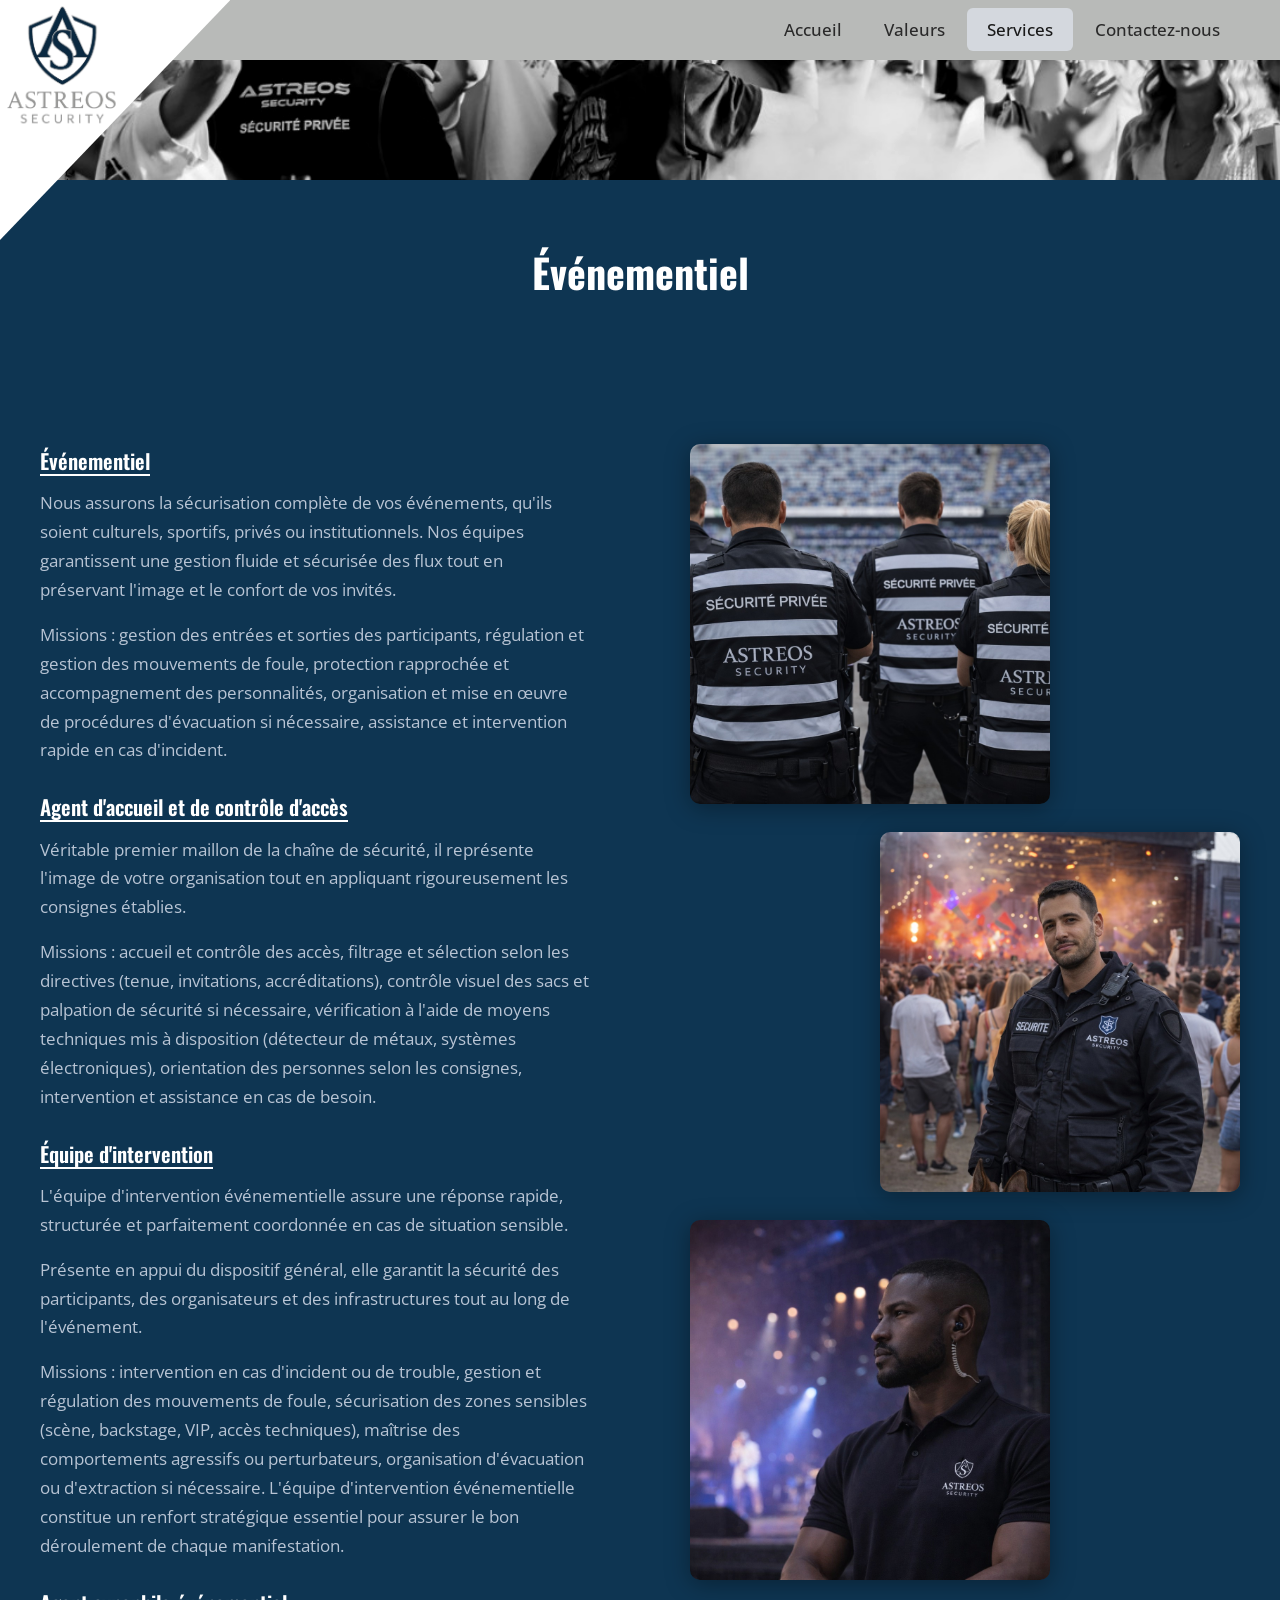
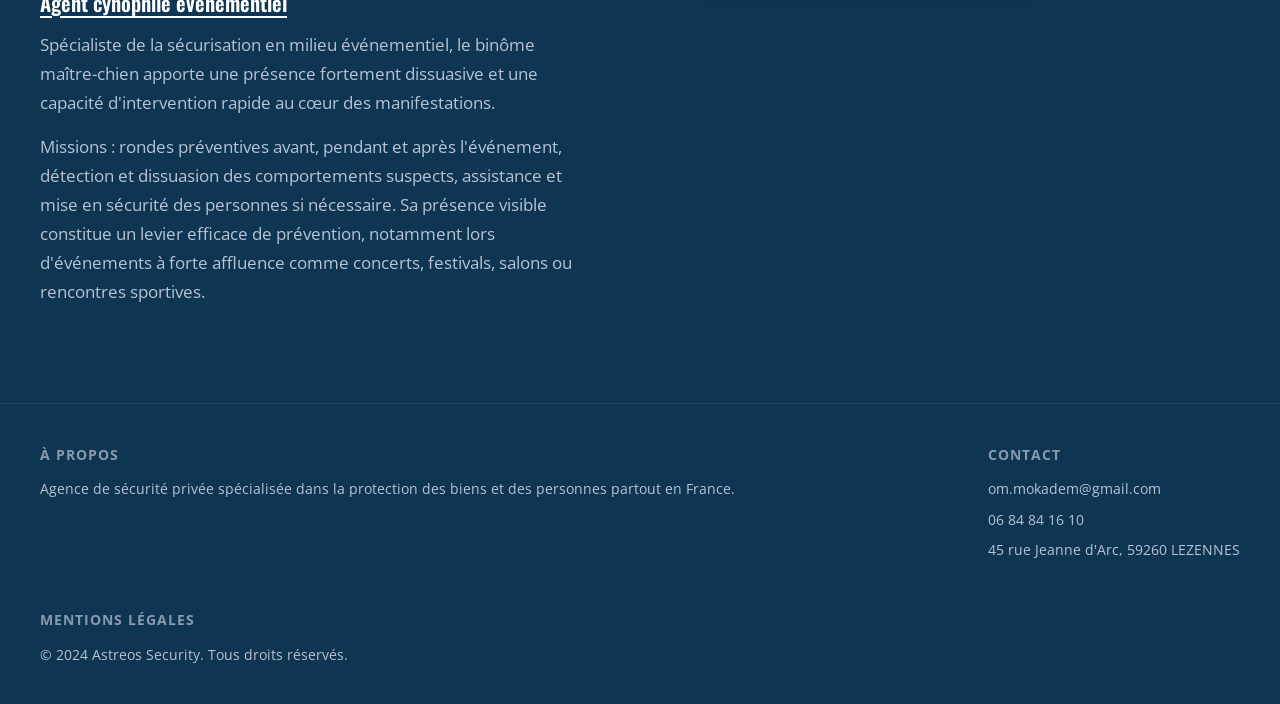
<file: evenementiel.html>
<!DOCTYPE html>
<html lang="fr">
<head>
    <meta charset="UTF-8"/>
    <meta name="viewport" content="width=device-width, initial-scale=1.0">
    <title>Événementiel - Astreos Security</title>
    <link rel="icon" type="image/png" href="images/favicon.png">
    <link href="css/refonte.css" rel="stylesheet" type="text/css"/>
    <link href="css/refonte-service.css" rel="stylesheet" type="text/css"/>
    <link href="https://fonts.googleapis.com/css2?family=Oswald:wght@400;500;600;700&family=Open+Sans:wght@400;500;600&display=swap" rel="stylesheet">
</head>
<body class="refonte-body refonte-service-evenementiel">
    <div class="refonte-header-combined">
        <div class="refonte-top-bar"></div>
        <div class="refonte-header-diagonal">
            <a href="index.html" class="refonte-logo">
                <img src="images/new_logo.jpeg" alt="Astreos Security"/>
            </a>
        </div>
        <div class="refonte-header-inner">
            <nav class="refonte-nav">
                <ul>
                    <li><a href="index.html">Accueil</a></li>
                    <li><a href="about.html">Valeurs</a></li>
                    <li><a href="services.html" class="active">Services</a></li>
                    <li><a href="contact.html">Contactez-nous</a></li>
                </ul>
            </nav>
            <button class="refonte-mobile-burger" aria-label="Ouvrir le menu">
                <svg width="32" height="32" viewBox="0 0 32 32" fill="none"><rect y="7" width="32" height="4" rx="2" fill="currentColor"/><rect y="14" width="32" height="4" rx="2" fill="currentColor"/><rect y="21" width="32" height="4" rx="2" fill="currentColor"/></svg>
            </button>
        </div>
    </div>
    <header class="refonte-header refonte-service-hero">
        <div class="refonte-header-bg refonte-service-hero-bg"></div>
    </header>

    <main class="refonte-service-main">
        <div class="refonte-service-content">
            <h1 class="refonte-service-title">Événementiel</h1>
            <div class="refonte-service-text">
                <h3>Événementiel</h3>
                <p>Nous assurons la sécurisation complète de vos événements, qu'ils soient culturels, sportifs, privés ou institutionnels. Nos équipes garantissent une gestion fluide et sécurisée des flux tout en préservant l'image et le confort de vos invités.</p>
                <p>Missions : gestion des entrées et sorties des participants, régulation et gestion des mouvements de foule, protection rapprochée et accompagnement des personnalités, organisation et mise en œuvre de procédures d'évacuation si nécessaire, assistance et intervention rapide en cas d'incident.</p>

                <h3>Agent d'accueil et de contrôle d'accès</h3>
                <p>Véritable premier maillon de la chaîne de sécurité, il représente l'image de votre organisation tout en appliquant rigoureusement les consignes établies.</p>
                <p>Missions : accueil et contrôle des accès, filtrage et sélection selon les directives (tenue, invitations, accréditations), contrôle visuel des sacs et palpation de sécurité si nécessaire, vérification à l'aide de moyens techniques mis à disposition (détecteur de métaux, systèmes électroniques), orientation des personnes selon les consignes, intervention et assistance en cas de besoin.</p>

                <h3>Équipe d'intervention</h3>
                <p>L'équipe d'intervention événementielle assure une réponse rapide, structurée et parfaitement coordonnée en cas de situation sensible.</p>
                <p>Présente en appui du dispositif général, elle garantit la sécurité des participants, des organisateurs et des infrastructures tout au long de l'événement.</p>
                <p>Missions : intervention en cas d'incident ou de trouble, gestion et régulation des mouvements de foule, sécurisation des zones sensibles (scène, backstage, VIP, accès techniques), maîtrise des comportements agressifs ou perturbateurs, organisation d'évacuation ou d'extraction si nécessaire. L'équipe d'intervention événementielle constitue un renfort stratégique essentiel pour assurer le bon déroulement de chaque manifestation.</p>

                <h3>Agent cynophile événementiel</h3>
                <p>Spécialiste de la sécurisation en milieu événementiel, le binôme maître-chien apporte une présence fortement dissuasive et une capacité d'intervention rapide au cœur des manifestations.</p>
                <p>Missions : rondes préventives avant, pendant et après l'événement, détection et dissuasion des comportements suspects, assistance et mise en sécurité des personnes si nécessaire. Sa présence visible constitue un levier efficace de prévention, notamment lors d'événements à forte affluence comme concerts, festivals, salons ou rencontres sportives.</p>
            </div>
            <div class="refonte-service-images">
                <img src="images/evenementiel_1.jpeg" alt="Agent événementiel" class="refonte-service-img">
                <img src="images/evenementiel_2.jpeg" alt="Équipe sécurité événementielle" class="refonte-service-img">
                <img src="images/evenementiel.jpeg" alt="Agent cynophile événementiel" class="refonte-service-img">
            </div>
        </div>
    </main>

    <footer class="refonte-footer">
        <div class="refonte-footer-inner">
            <div><h4>À propos</h4><p>Agence de sécurité privée spécialisée dans la protection des biens et des personnes partout en France.</p></div>
            <div><h4>Contact</h4><p><a href="mailto:om.mokadem@gmail.com">om.mokadem@gmail.com</a></p><p><a href="tel:0684841610">06 84 84 16 10</a></p><p>45 rue Jeanne d'Arc, 59260 LEZENNES</p></div>
            <div><h4>Mentions légales</h4><p>© 2024 Astreos Security. Tous droits réservés.</p></div>
        </div>
    </footer>

    <nav class="refonte-mobile-menu" id="mobileMenu">
        <button class="refonte-mobile-close" aria-label="Fermer">&times;</button>
        <ul>
            <li><a href="index.html">Accueil</a></li>
            <li><a href="about.html">Valeurs</a></li>
            <li><a href="services.html">Services</a></li>
            <li><a href="contact.html">Contactez-nous</a></li>
        </ul>
    </nav>
    <script>
        document.querySelector('.refonte-mobile-burger').onclick = () => document.getElementById('mobileMenu').classList.add('open');
        document.querySelector('.refonte-mobile-close').onclick = () => document.getElementById('mobileMenu').classList.remove('open');
        document.querySelectorAll('#mobileMenu a').forEach(a => a.onclick = () => document.getElementById('mobileMenu').classList.remove('open'));
    </script>
</body>
</html>
</file>
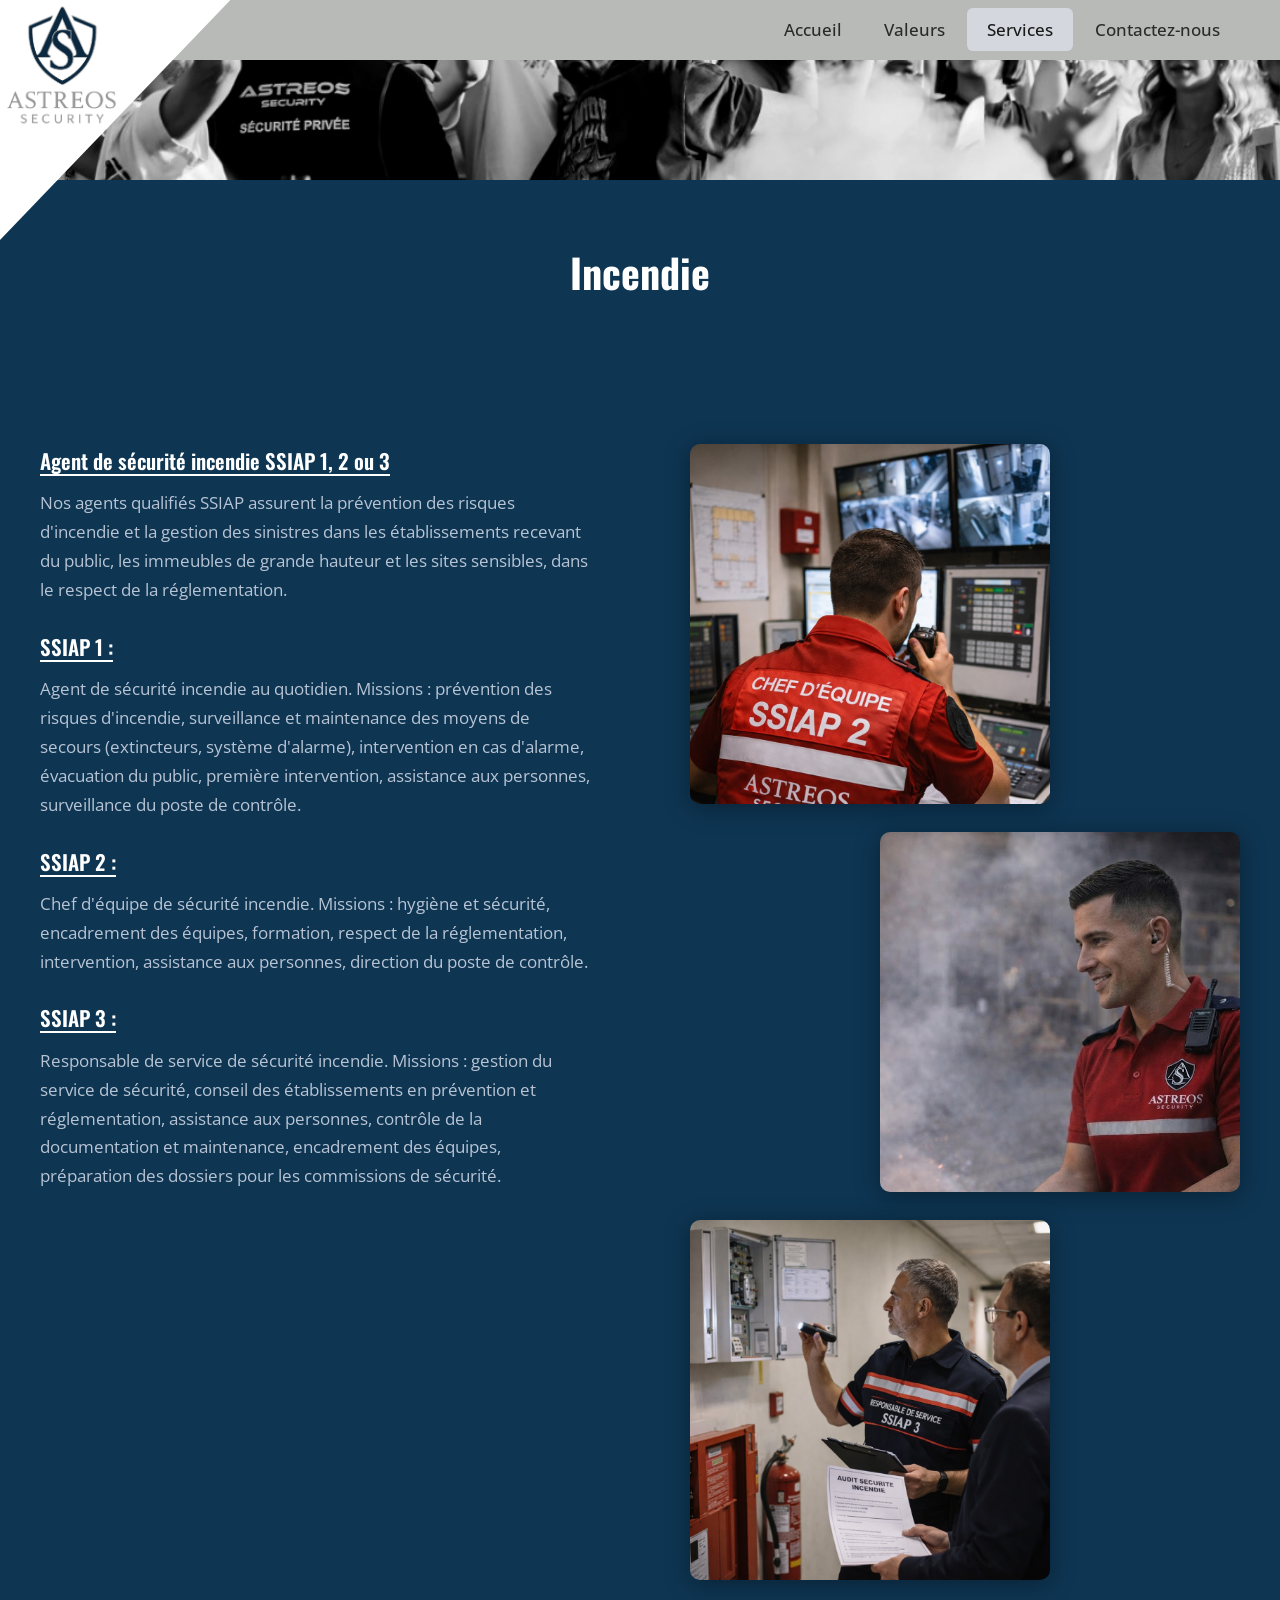
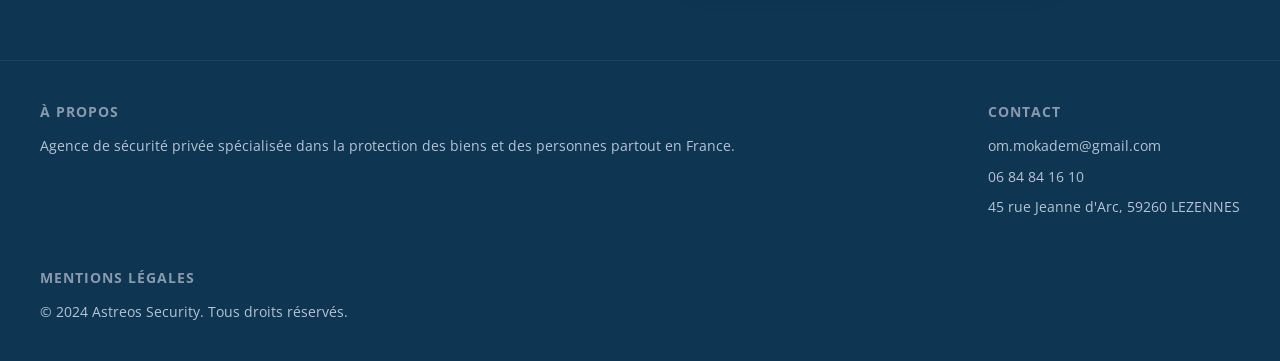
<file: incendie.html>
<!DOCTYPE html>
<html lang="fr">
<head>
    <meta charset="UTF-8"/>
    <meta name="viewport" content="width=device-width, initial-scale=1.0">
    <title>Sécurité Incendie - Astreos Security</title>
    <link rel="icon" type="image/png" href="images/favicon.png">
    <link href="css/refonte.css" rel="stylesheet" type="text/css"/>
    <link href="css/refonte-service.css" rel="stylesheet" type="text/css"/>
    <link href="https://fonts.googleapis.com/css2?family=Oswald:wght@400;500;600;700&family=Open+Sans:wght@400;500;600&display=swap" rel="stylesheet">
</head>
<body class="refonte-body refonte-service-incendie">
    <div class="refonte-header-combined">
        <div class="refonte-top-bar"></div>
        <div class="refonte-header-diagonal">
            <a href="index.html" class="refonte-logo">
                <img src="images/new_logo.jpeg" alt="Astreos Security"/>
            </a>
        </div>
        <div class="refonte-header-inner">
            <nav class="refonte-nav">
                <ul>
                    <li><a href="index.html">Accueil</a></li>
                    <li><a href="about.html">Valeurs</a></li>
                    <li><a href="services.html" class="active">Services</a></li>
                    <li><a href="contact.html">Contactez-nous</a></li>
                </ul>
            </nav>
            <button class="refonte-mobile-burger" aria-label="Ouvrir le menu">
                <svg width="32" height="32" viewBox="0 0 32 32" fill="none"><rect y="7" width="32" height="4" rx="2" fill="currentColor"/><rect y="14" width="32" height="4" rx="2" fill="currentColor"/><rect y="21" width="32" height="4" rx="2" fill="currentColor"/></svg>
            </button>
        </div>
    </div>
    <header class="refonte-header refonte-service-hero">
        <div class="refonte-header-bg refonte-service-hero-bg"></div>
    </header>

    <main class="refonte-service-main">
        <div class="refonte-service-content">
            <h1 class="refonte-service-title">Incendie</h1>
            <div class="refonte-service-text">
                <h3>Agent de sécurité incendie SSIAP 1, 2 ou 3</h3>
                <p>Nos agents qualifiés SSIAP assurent la prévention des risques d'incendie et la gestion des sinistres dans les établissements recevant du public, les immeubles de grande hauteur et les sites sensibles, dans le respect de la réglementation.</p>

                <h3>SSIAP 1 :</h3>
                <p>Agent de sécurité incendie au quotidien. Missions : prévention des risques d'incendie, surveillance et maintenance des moyens de secours (extincteurs, système d'alarme), intervention en cas d'alarme, évacuation du public, première intervention, assistance aux personnes, surveillance du poste de contrôle.</p>

                <h3>SSIAP 2 :</h3>
                <p>Chef d'équipe de sécurité incendie. Missions : hygiène et sécurité, encadrement des équipes, formation, respect de la réglementation, intervention, assistance aux personnes, direction du poste de contrôle.</p>

                <h3>SSIAP 3 :</h3>
                <p>Responsable de service de sécurité incendie. Missions : gestion du service de sécurité, conseil des établissements en prévention et réglementation, assistance aux personnes, contrôle de la documentation et maintenance, encadrement des équipes, préparation des dossiers pour les commissions de sécurité.</p>
            </div>
            <div class="refonte-service-images">
                <img src="images/incendie_1.jpeg" alt="Chef d'équipe SSIAP 2" class="refonte-service-img">
                <img src="images/securite_incendiaire.jpeg" alt="Formation extincteur" class="refonte-service-img">
                <img src="images/incendie_2.jpeg" alt="Contrôle conformité SSIAP 3" class="refonte-service-img">
            </div>
        </div>
    </main>

    <footer class="refonte-footer">
        <div class="refonte-footer-inner">
            <div><h4>À propos</h4><p>Agence de sécurité privée spécialisée dans la protection des biens et des personnes partout en France.</p></div>
            <div><h4>Contact</h4><p><a href="mailto:om.mokadem@gmail.com">om.mokadem@gmail.com</a></p><p><a href="tel:0684841610">06 84 84 16 10</a></p><p>45 rue Jeanne d'Arc, 59260 LEZENNES</p></div>
            <div><h4>Mentions légales</h4><p>© 2024 Astreos Security. Tous droits réservés.</p></div>
        </div>
    </footer>

    <nav class="refonte-mobile-menu" id="mobileMenu">
        <button class="refonte-mobile-close" aria-label="Fermer">&times;</button>
        <ul>
            <li><a href="index.html">Accueil</a></li>
            <li><a href="about.html">Valeurs</a></li>
            <li><a href="services.html">Services</a></li>
            <li><a href="contact.html">Contactez-nous</a></li>
        </ul>
    </nav>
    <script>
        document.querySelector('.refonte-mobile-burger').onclick = () => document.getElementById('mobileMenu').classList.add('open');
        document.querySelector('.refonte-mobile-close').onclick = () => document.getElementById('mobileMenu').classList.remove('open');
        document.querySelectorAll('#mobileMenu a').forEach(a => a.onclick = () => document.getElementById('mobileMenu').classList.remove('open'));
    </script>
</body>
</html>
</file>
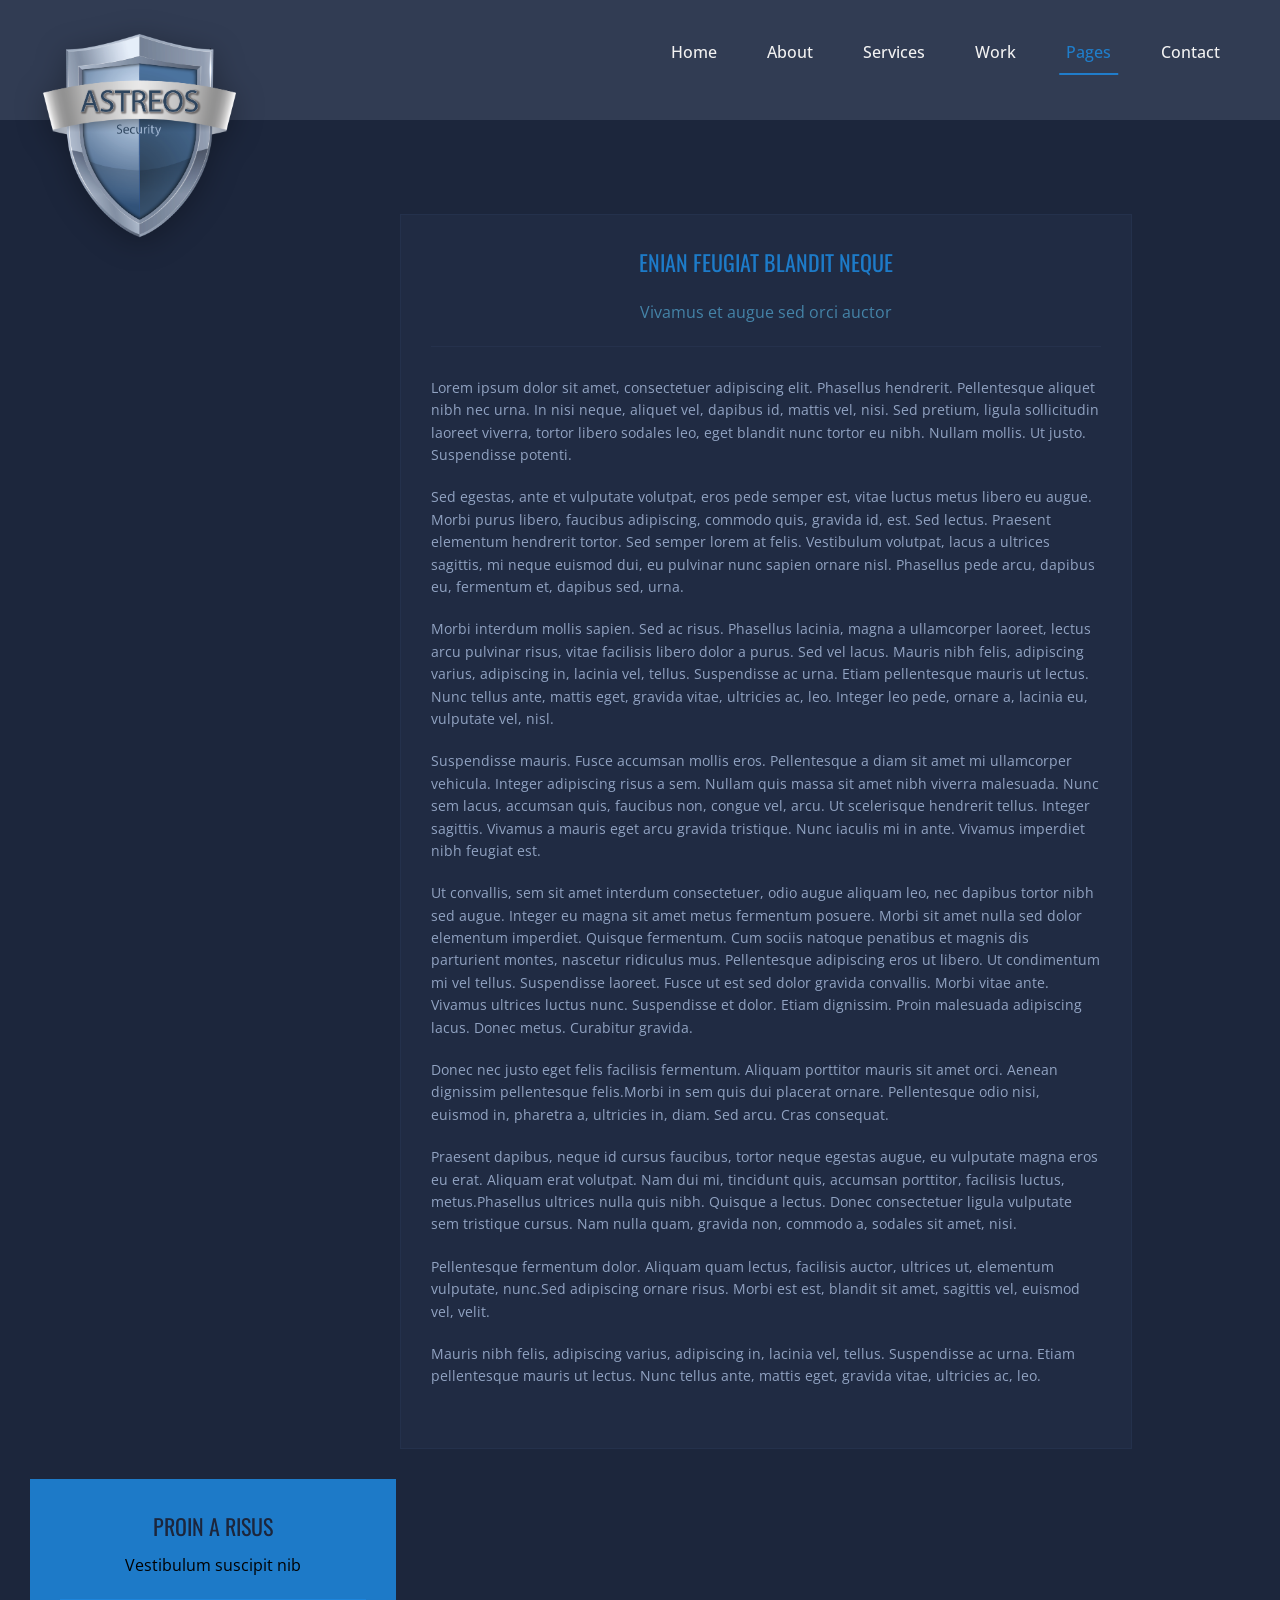
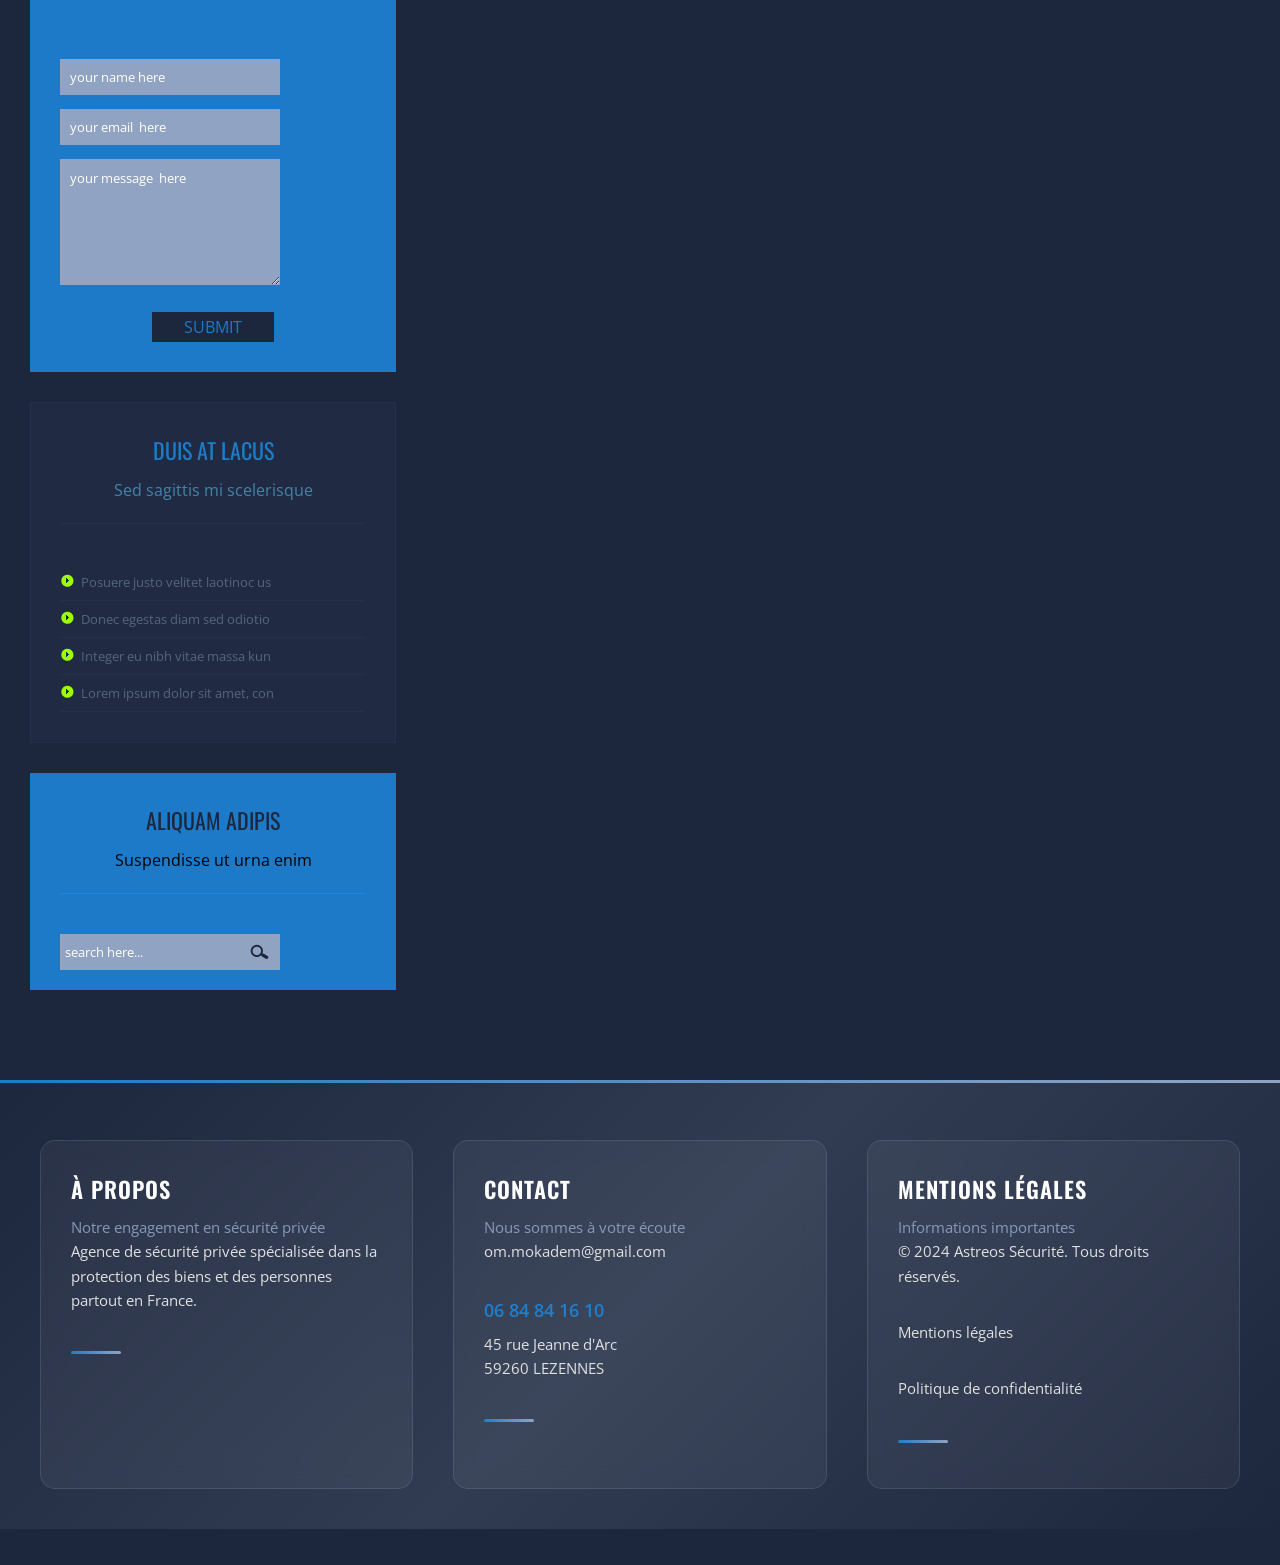
<file: pages.html>
<!DOCTYPE html PUBLIC "-//W3C//DTD XHTML 1.0 Transitional//EN" "http://www.w3.org/TR/xhtml1/DTD/xhtml1-transitional.dtd">
<html xmlns="http://www.w3.org/1999/xhtml">
<head>
<meta http-equiv="Content-Type" content="text/html; charset=utf-8" />
<meta name="viewport" content="width=device-width, initial-scale=1.0, maximum-scale=1.0, user-scalable=no">
<title>Astreos</title>
<link rel="icon" type="image/png" href="images/favicon.png">
<link href="css/styles.css" rel="stylesheet" type="text/css" />
<link href='http://fonts.googleapis.com/css?family=Oswald|Open+Sans' rel='stylesheet' type='text/css'>
<link rel="stylesheet" href="https://cdnjs.cloudflare.com/ajax/libs/font-awesome/5.15.4/css/all.min.css">
</head>
<body>
<div class="clear"></div>
<!-- end of SOCIAL ICONS -->
<div class="header">
  <div class="row">
    <div class="logo">
      <a href="index.html"><img src="images/logo.png" alt="" width="60%" /></a>
    </div>
    <div class="menu">
      <ul>
        <li><a href="index.html">Home</a></li>
        <li><a href="about.html">About</a></li>
        <li><a href="services.html">Services</a> </li>
        <li> <a href="work.html">Work</a> </li>
        <li><a href="pages.html"  class="active">Pages</a></li>
        <li><a href="contact.html">Contact</a></li>
      </ul>
    </div>
  </div>
  <div class="clear"></div>
</div>
<!-- end of MENU WRAPPER -->
<div class="page padding-bottom">
  <div class="content_wrap">
    <div class="left-panel">
      <div class="panel">
        <div class="title">
          <h1>ENIAN FEUGIAT BLANDIT NEQUE</h1>
          <h2>Vivamus et augue sed orci auctor</h2>
        </div>
        <div class="content">
          <p>Lorem ipsum dolor sit amet, consectetuer adipiscing elit. Phasellus hendrerit. Pellentesque aliquet nibh nec urna. In nisi neque, aliquet vel, dapibus id, mattis vel, nisi. Sed pretium, ligula sollicitudin laoreet viverra, tortor libero sodales leo, eget blandit nunc tortor eu nibh. Nullam mollis. Ut justo. Suspendisse potenti.</p>
          <p>Sed egestas, ante et vulputate volutpat, eros pede semper est, vitae luctus metus libero eu augue. Morbi purus libero, faucibus adipiscing, commodo quis, gravida id, est. Sed lectus. Praesent elementum hendrerit tortor. Sed semper lorem at felis. Vestibulum volutpat, lacus a ultrices sagittis, mi neque euismod dui, eu pulvinar nunc sapien ornare nisl. Phasellus pede arcu, dapibus eu, fermentum et, dapibus sed, urna.</p>
          <p>Morbi interdum mollis sapien. Sed ac risus. Phasellus lacinia, magna a ullamcorper laoreet, lectus arcu pulvinar risus, vitae facilisis libero dolor a purus. Sed vel lacus. Mauris nibh felis, adipiscing varius, adipiscing in, lacinia vel, tellus. Suspendisse ac urna. Etiam pellentesque mauris ut lectus. Nunc tellus ante, mattis eget, gravida vitae, ultricies ac, leo. Integer leo pede, ornare a, lacinia eu, vulputate vel, nisl.</p>
          <p>Suspendisse mauris. Fusce accumsan mollis eros. Pellentesque a diam sit amet mi ullamcorper vehicula. Integer adipiscing risus a sem. Nullam quis massa sit amet nibh viverra malesuada. Nunc sem lacus, accumsan quis, faucibus non, congue vel, arcu. Ut scelerisque hendrerit tellus. Integer sagittis. Vivamus a mauris eget arcu gravida tristique. Nunc iaculis mi in ante. Vivamus imperdiet nibh feugiat est.</p>
          <p>Ut convallis, sem sit amet interdum consectetuer, odio augue aliquam leo, nec dapibus tortor nibh sed augue. Integer eu magna sit amet metus fermentum posuere. Morbi sit amet nulla sed dolor elementum imperdiet. Quisque fermentum. Cum sociis natoque penatibus et magnis dis parturient montes, nascetur ridiculus mus. Pellentesque adipiscing eros ut libero. Ut condimentum mi vel tellus. Suspendisse laoreet. Fusce ut est sed dolor gravida convallis. Morbi vitae ante. Vivamus ultrices luctus nunc. Suspendisse et dolor. Etiam dignissim. Proin malesuada adipiscing lacus. Donec metus. Curabitur gravida.</p>
          <p>Donec nec justo eget felis facilisis fermentum. Aliquam porttitor mauris sit amet orci. Aenean dignissim pellentesque felis.Morbi in sem quis dui placerat ornare. Pellentesque odio nisi, euismod in, pharetra a, ultricies in, diam. Sed arcu. Cras consequat.</p>
          <p>Praesent dapibus, neque id cursus faucibus, tortor neque egestas augue, eu vulputate magna eros eu erat. Aliquam erat volutpat. Nam dui mi, tincidunt quis, accumsan porttitor, facilisis luctus, metus.Phasellus ultrices nulla quis nibh. Quisque a lectus. Donec consectetuer ligula vulputate sem tristique cursus. Nam nulla quam, gravida non, commodo a, sodales sit amet, nisi.</p>
          <p>Pellentesque fermentum dolor. Aliquam quam lectus, facilisis auctor, ultrices ut, elementum vulputate, nunc.Sed adipiscing ornare risus. Morbi est est, blandit sit amet, sagittis vel, euismod vel, velit.</p>
          <p> Mauris nibh felis, adipiscing varius, adipiscing in, lacinia vel, tellus. Suspendisse ac urna. Etiam pellentesque mauris ut lectus. Nunc tellus ante, mattis eget, gravida vitae, ultricies ac, leo.</p>
        </div>
      </div>
      <div class="clear"></div>
    </div>
    <div class="right-panel">
      <div class="contact-panel">
        <div class="title">
          <h1>PROIN A RISUS</h1>
          <span>Vestibulum suscipit nib</span></div>
        <div class="form">
          <ul>
            <li>
              <input type="text"  class="text-field" value="your name here"/>
            </li>
            <li>
              <input name="" type="text"  class="text-field" value="your email  here"/>
            </li>
            <li>
              <textarea name="" cols="" rows="" class="textarea">your message  here
</textarea>
            </li>
          </ul>
          <div class="clear"></div>
        </div>
        <div class="controller">
          <div class="buttons">
            <h2><a href="#">SUBMIT</a></h2>
          </div>
          <div class="clear"></div>
        </div>
        <div class="clear"></div>
      </div>
      <div class="clear"></div>
      <div class="panel martop">
        <div class="title">
          <h1>DUIS AT LACUS</h1>
          <h2>Sed sagittis mi scelerisque</h2>
        </div>
        <div class="content">
          <ul>
            <li><a href="#">Posuere justo velitet laotinoc us</a></li>
            <li><a href="#">Donec egestas diam sed odiotio</a></li>
            <li><a href="#">Integer eu nibh vitae massa kun</a></li>
            <li><a href="#">Lorem ipsum dolor sit amet, con</a></li>
          </ul>
        </div>
        <div class="clear"></div>
      </div>
      <div class="clear"></div>
      <div class="contact-panel padding-bottm">
        <div class="title">
          <h1>ALIQUAM ADIPIS</h1>
          <span>Suspendisse ut urna enim</span></div>
        <div class="search">
          <ul>
            <li class="libg">
              <input type="text" class="search-filed" value="search here..."/>
            </li>
            <li><img src="images/search-bt.jpg" alt="" /></li>
          </ul>
        </div>
        <div class="clear"></div>
      </div>
    </div>
    <div class="clear"></div>
  </div>
  <!-- end of BOX WRAPPER -->
  <div class="clear"></div>
</div>
<div class="footer-wrapper">
  <div class="footer">
    <div class="panel footer-panel">
      <div class="title footer-title">
        <h1 class="footer-heading">À PROPOS</h1>
        <h2 class="footer-subheading">Notre engagement en sécurité privée</h2>
        <div class="content footer-content">
          <P class="footer-text">Agence de sécurité privée spécialisée dans la protection des biens et des personnes partout en France.</P>
        </div>
      </div>
    </div>
    <div class="panel footer-panel">
      <div class="title footer-title">
        <h1 class="footer-heading">CONTACT</h1>
        <h2 class="footer-subheading">Nous sommes à votre écoute</h2>
        <div class="content footer-content">
          <P class="footer-text"><a href="mailto:om.mokadem@gmail.com" class="footer-link">om.mokadem@gmail.com</a></P>
          <h3 class="footer-phone">06 84 84 16 10</h3>
          <p class="footer-text">45 rue Jeanne d'Arc<br>59260 LEZENNES</p>
        </div>
      </div>
    </div>
    <div class="panel footer-panel border-right">
      <div class="title footer-title">
        <h1 class="footer-heading">MENTIONS LÉGALES</h1>
        <h2 class="footer-subheading">Informations importantes</h2>
        <div class="content footer-content">
          <p class="footer-text">© 2024 Astreos Sécurité. Tous droits réservés.</p>
          <p class="footer-text"><a href="mentions-legales.html" class="footer-link">Mentions légales</a></p>
          <P class="footer-text"><a href="politique-confidentialite.html" class="footer-link">Politique de confidentialité</a></P>
        </div>
      </div>
    </div>
  </div>
  <div class="clear"></div>
</div>
<!----footer-wrapper-------->
<!-- end of WRAPPER -->

<!-- Bouton Back to Top -->
<button class="back-to-top" id="backToTop" aria-label="Retour en haut"><i class="fas fa-chevron-up"></i></button>

<script>
// Burger menu : visible uniquement en mobile
const burgerMenu = document.querySelector('.burger-menu');
const menu = document.querySelector('.menu');
const body = document.body;

function handleResize() {
    if (window.innerWidth > 768) {
        burgerMenu.style.display = 'none';
        menu.classList.remove('active');
        body.style.overflow = '';
    } else {
        burgerMenu.style.display = 'block';
    }
}
window.addEventListener('resize', handleResize);
document.addEventListener('DOMContentLoaded', handleResize);

burgerMenu.addEventListener('click', function() {
    burgerMenu.classList.toggle('active');
    menu.classList.toggle('active');
    body.style.overflow = menu.classList.contains('active') ? 'hidden' : '';
});

// Fermer le menu lors du clic sur un lien (mobile)
document.querySelectorAll('.menu a').forEach(link => {
    link.addEventListener('click', () => {
        burgerMenu.classList.remove('active');
        menu.classList.remove('active');
        body.style.overflow = '';
    });
});

// Fermer le menu lors du clic en dehors (mobile)
document.addEventListener('click', (e) => {
    if (!e.target.closest('.menu') && !e.target.closest('.burger-menu') && menu.classList.contains('active')) {
        burgerMenu.classList.remove('active');
        menu.classList.remove('active');
        body.style.overflow = '';
    }
});

// Animation d'apparition du menu desktop
if(window.innerWidth > 768) {
    document.querySelectorAll('.menu ul li').forEach((li, i) => {
        li.style.opacity = '0';
        setTimeout(() => {
            li.style.opacity = '1';
        }, 200 + i * 100);
    });
}

// Back to top
const backToTop = document.getElementById('backToTop');
window.addEventListener('scroll', () => {
    if(window.scrollY > 300) {
        backToTop.classList.add('visible');
    } else {
        backToTop.classList.remove('visible');
    }
});
backToTop.addEventListener('click', () => {
    window.scrollTo({ top: 0, behavior: 'smooth' });
});
</script>

<!-- Overlay minimaliste pour le menu mobile -->
<div class="mobile-menu-overlay"></div>

<!-- Nouveau menu mobile inspiré d'astreos.net -->
<button class="mobile-burger" aria-label="Ouvrir le menu">
  <svg width="32" height="32" viewBox="0 0 32 32" fill="none" xmlns="http://www.w3.org/2000/svg">
    <rect y="7" width="32" height="4" rx="2" fill="#1D88DE"/>
    <rect y="14" width="32" height="4" rx="2" fill="#1D88DE"/>
    <rect y="21" width="32" height="4" rx="2" fill="#1D88DE"/>
  </svg>
</button>
<nav class="mobile-slide-menu">
  <button class="mobile-close" aria-label="Fermer le menu">&times;</button>
  <ul>
    <li><a href="index.html">Accueil</a></li>
    <li><a href="about.html">Valeurs</a></li>
    <li><a href="services.html">Services</a></li>
    <li><a href="work.html">Travail</a></li>
    <li><a href="contact.html">Contact</a></li>
  </ul>
</nav>
<script>
document.addEventListener('DOMContentLoaded', function() {
  const burger = document.querySelector('.mobile-burger');
  const menu = document.querySelector('.mobile-slide-menu');
  const close = document.querySelector('.mobile-close');
  const overlay = document.querySelector('.mobile-menu-overlay');

  // Ouvre le menu
  burger.onclick = function() {
    menu.classList.remove('closing');
    menu.style.display = 'flex'; // Correction ici
    menu.classList.add('open');
    burger.style.display = 'none';
    close.style.display = 'block';
    overlay.classList.add('active');
  };
  // Ferme le menu avec animation
  function closeMenuWithAnimation() {
    menu.classList.remove('open');
    menu.classList.add('closing');
    overlay.classList.remove('active');
    // Après l'animation, cacher le menu
    setTimeout(function() {
      menu.classList.remove('closing');
      menu.style.display = 'none';
      burger.style.display = 'block';
      close.style.display = 'none';
    }, 300);
  }
  close.onclick = closeMenuWithAnimation;
  // Ferme le menu si on clique sur un lien
  menu.querySelectorAll('a').forEach(link => {
    link.onclick = closeMenuWithAnimation;
  });
  // Ferme le menu si on clique sur l'overlay
  overlay.onclick = closeMenuWithAnimation;
  // Initial state : burger visible, close caché, overlay caché
  burger.style.display = 'block';
  close.style.display = 'none';
  overlay.classList.remove('active');
});
</script>

<script src="js/animations.js"></script>
</body>
</html>
</file>
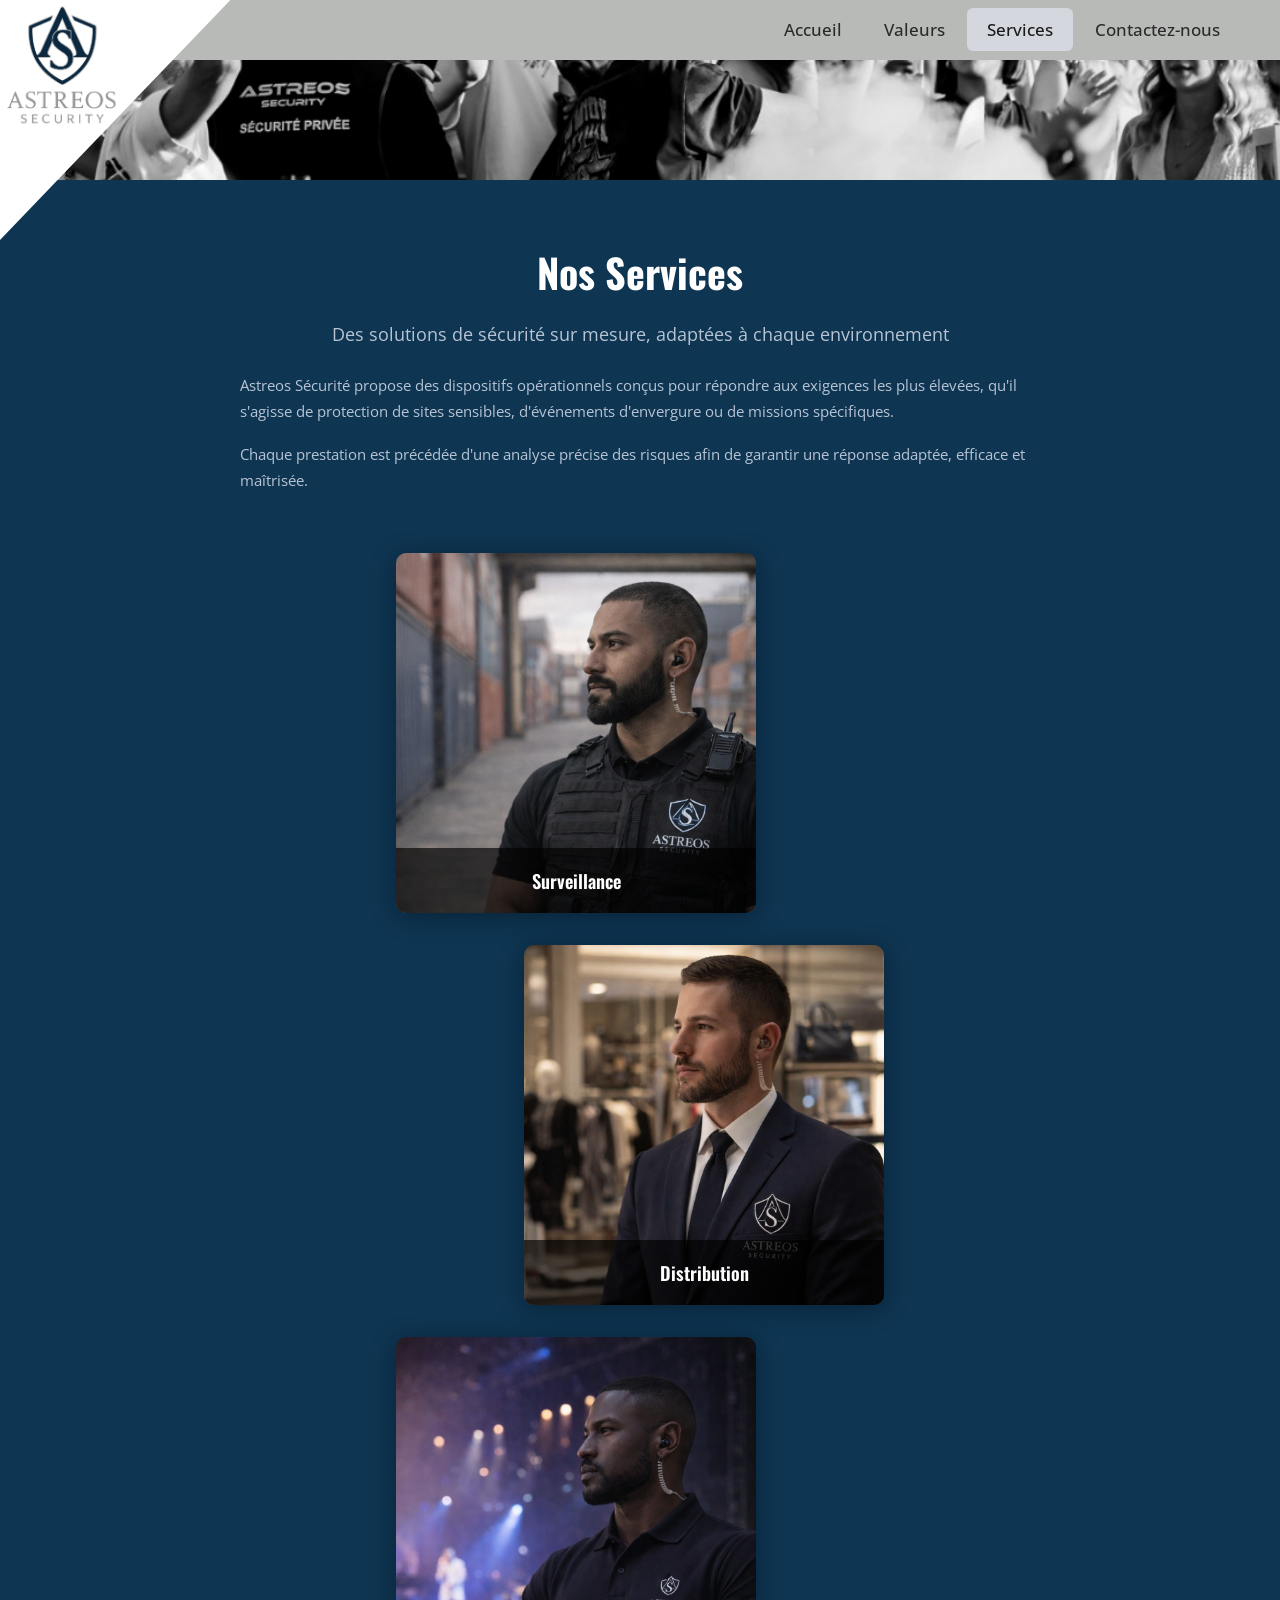
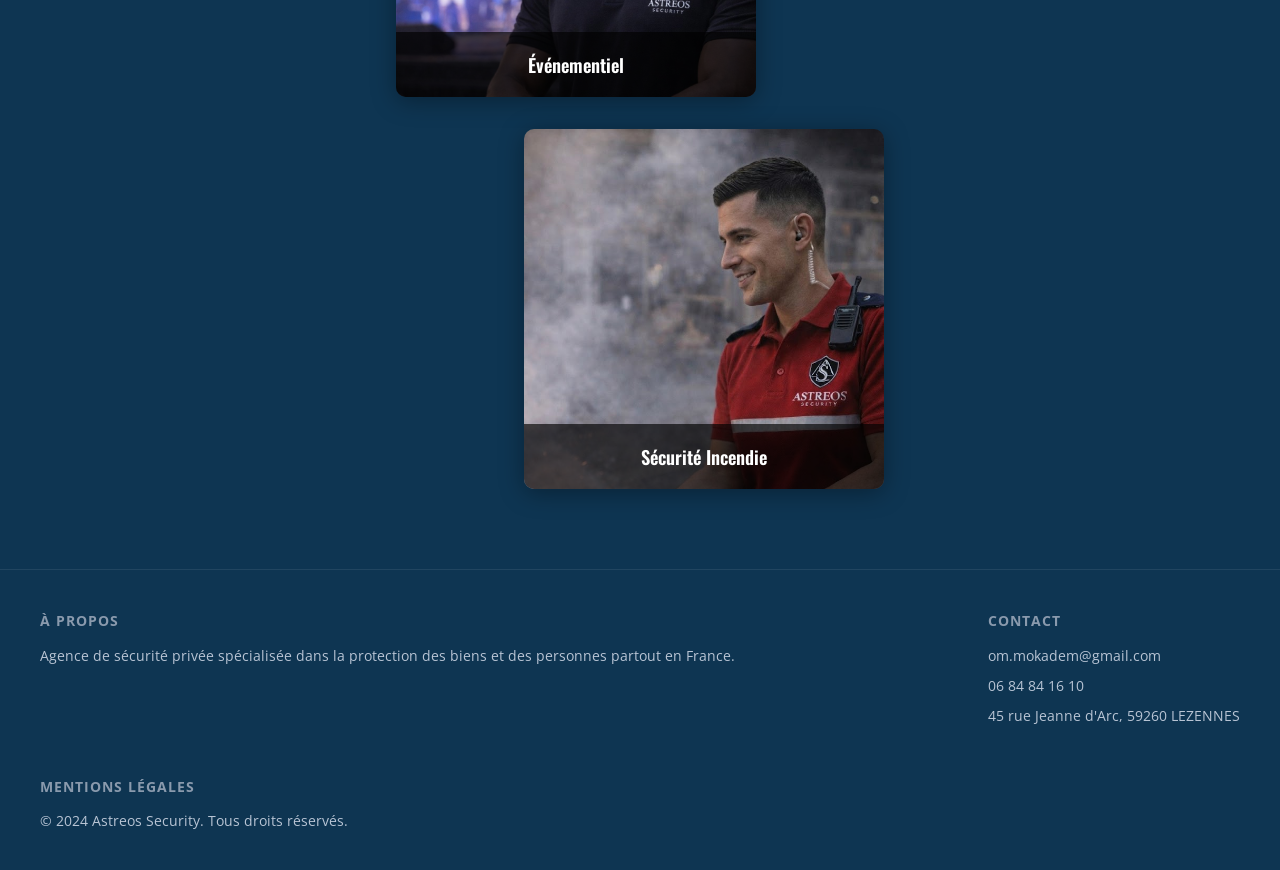
<file: services.html>
<!DOCTYPE html>
<html lang="fr">
<head>
    <meta charset="UTF-8"/>
    <meta name="viewport" content="width=device-width, initial-scale=1.0">
    <title>Services - Astreos Security</title>
    <link rel="icon" type="image/png" href="images/favicon.png">
    <link href="css/refonte.css" rel="stylesheet" type="text/css"/>
    <link href="css/refonte-service.css" rel="stylesheet" type="text/css"/>
    <link href="https://fonts.googleapis.com/css2?family=Oswald:wght@400;500;600;700&family=Open+Sans:wght@400;500;600&display=swap" rel="stylesheet">
</head>
<body class="refonte-body refonte-services-overview">
    <div class="refonte-header-combined">
        <div class="refonte-top-bar"></div>
        <div class="refonte-header-diagonal">
            <a href="index.html" class="refonte-logo">
                <img src="images/new_logo.jpeg" alt="Astreos Security"/>
            </a>
        </div>
        <div class="refonte-header-inner">
            <nav class="refonte-nav">
                <ul>
                    <li><a href="index.html">Accueil</a></li>
                    <li><a href="about.html">Valeurs</a></li>
                    <li><a href="services.html" class="active">Services</a></li>
                    <li><a href="contact.html">Contactez-nous</a></li>
                </ul>
            </nav>
            <button class="refonte-mobile-burger" aria-label="Ouvrir le menu">
                <svg width="32" height="32" viewBox="0 0 32 32" fill="none"><rect y="7" width="32" height="4" rx="2" fill="currentColor"/><rect y="14" width="32" height="4" rx="2" fill="currentColor"/><rect y="21" width="32" height="4" rx="2" fill="currentColor"/></svg>
            </button>
        </div>
    </div>

    <!-- Bannière photo -->
    <header class="refonte-header">
        <div class="refonte-header-bg"></div>
    </header>

    <main class="refonte-services-overview-main">
        <section class="refonte-services-overview-intro">
            <h1>Nos Services</h1>
            <p class="refonte-services-overview-tagline">Des solutions de sécurité sur mesure, adaptées à chaque environnement</p>
            <p class="refonte-services-overview-text">Astreos Sécurité propose des dispositifs opérationnels conçus pour répondre aux exigences les plus élevées, qu'il s'agisse de protection de sites sensibles, d'événements d'envergure ou de missions spécifiques.</p>
            <p class="refonte-services-overview-text">Chaque prestation est précédée d'une analyse précise des risques afin de garantir une réponse adaptée, efficace et maîtrisée.</p>
        </section>

        <div class="refonte-services-overview-grid">
            <a href="surveillance.html" class="refonte-services-overview-link">
                <div class="refonte-services-overview-card">
                    <img src="images/surveillance.jpeg" alt="Surveillance" class="refonte-services-overview-img">
                    <span class="refonte-services-overview-title">Surveillance</span>
                </div>
            </a>
            <a href="distribution.html" class="refonte-services-overview-link">
                <div class="refonte-services-overview-card">
                    <img src="images/Distribution.jpeg" alt="Distribution" class="refonte-services-overview-img">
                    <span class="refonte-services-overview-title">Distribution</span>
                </div>
            </a>
            <a href="evenementiel.html" class="refonte-services-overview-link">
                <div class="refonte-services-overview-card">
                    <img src="images/evenementiel.jpeg" alt="Événementiel" class="refonte-services-overview-img">
                    <span class="refonte-services-overview-title">Événementiel</span>
                </div>
            </a>
            <a href="incendie.html" class="refonte-services-overview-link">
                <div class="refonte-services-overview-card">
                    <img src="images/securite_incendiaire.jpeg" alt="Sécurité Incendie" class="refonte-services-overview-img">
                    <span class="refonte-services-overview-title">Sécurité Incendie</span>
                </div>
            </a>
        </div>
    </main>

    <footer class="refonte-footer">
        <div class="refonte-footer-inner">
            <div><h4>À propos</h4><p>Agence de sécurité privée spécialisée dans la protection des biens et des personnes partout en France.</p></div>
            <div><h4>Contact</h4><p><a href="mailto:om.mokadem@gmail.com">om.mokadem@gmail.com</a></p><p><a href="tel:0684841610">06 84 84 16 10</a></p><p>45 rue Jeanne d'Arc, 59260 LEZENNES</p></div>
            <div><h4>Mentions légales</h4><p>© 2024 Astreos Security. Tous droits réservés.</p></div>
        </div>
    </footer>

    <nav class="refonte-mobile-menu" id="mobileMenu">
        <button class="refonte-mobile-close" aria-label="Fermer">&times;</button>
        <ul>
            <li><a href="index.html">Accueil</a></li>
            <li><a href="about.html">Valeurs</a></li>
            <li><a href="services.html">Services</a></li>
            <li><a href="contact.html">Contactez-nous</a></li>
        </ul>
    </nav>
    <script>
        document.querySelector('.refonte-mobile-burger').onclick = () => document.getElementById('mobileMenu').classList.add('open');
        document.querySelector('.refonte-mobile-close').onclick = () => document.getElementById('mobileMenu').classList.remove('open');
        document.querySelectorAll('#mobileMenu a').forEach(a => a.onclick = () => document.getElementById('mobileMenu').classList.remove('open'));
    </script>
</body>
</html>
</file>
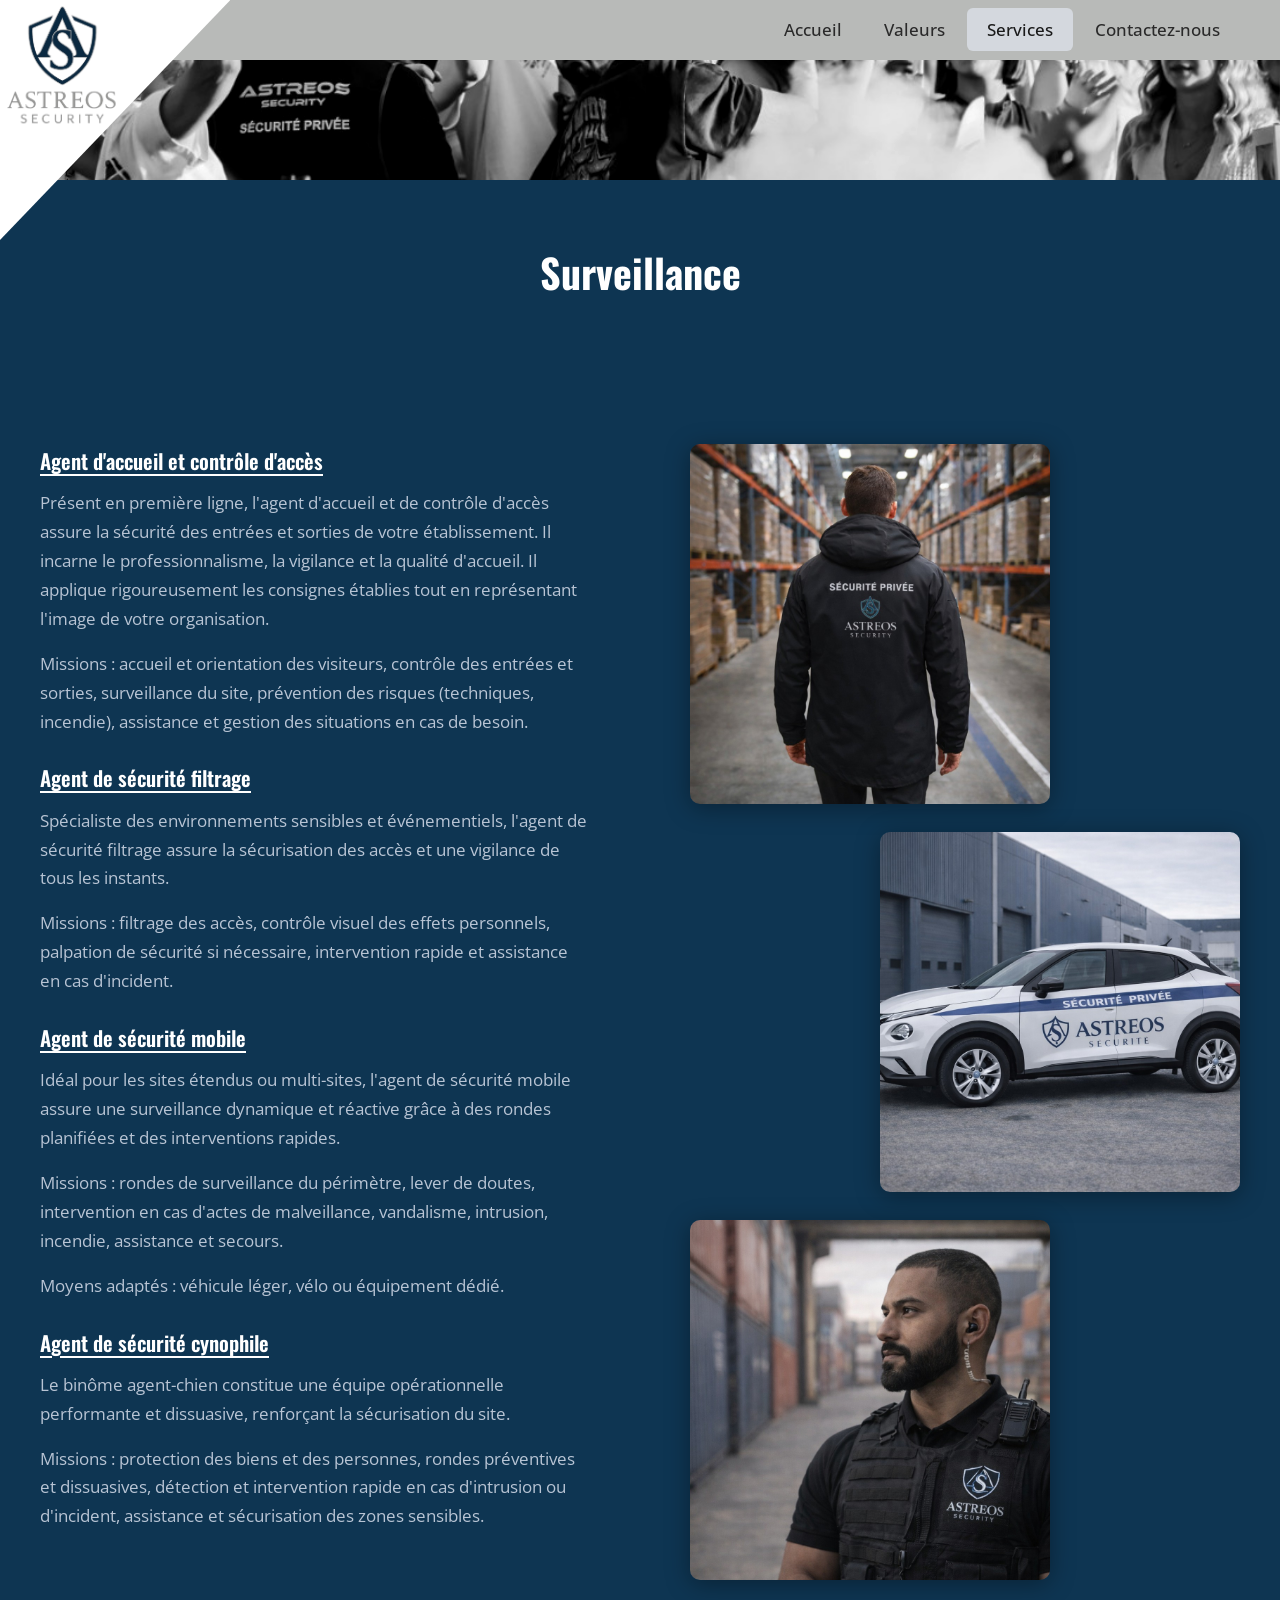
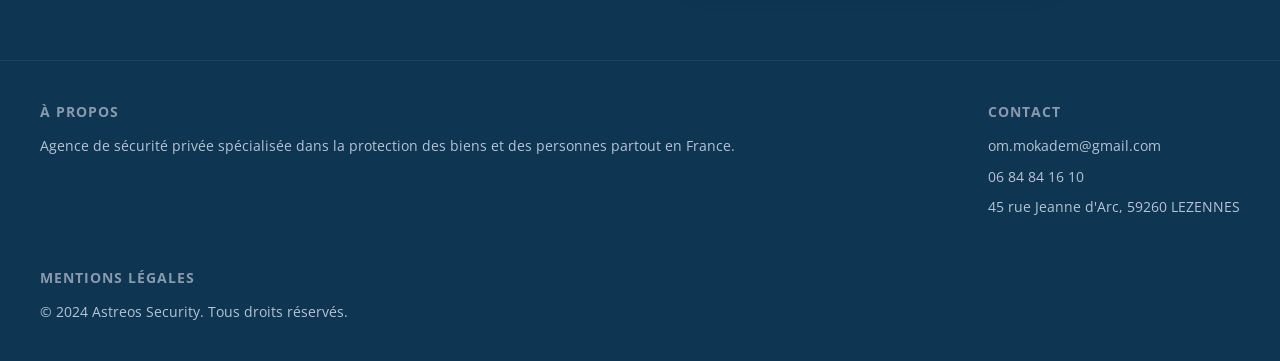
<file: surveillance.html>
<!DOCTYPE html>
<html lang="fr">
<head>
    <meta charset="UTF-8"/>
    <meta name="viewport" content="width=device-width, initial-scale=1.0">
    <title>Surveillance - Astreos Security</title>
    <link rel="icon" type="image/png" href="images/favicon.png">
    <link href="css/refonte.css" rel="stylesheet" type="text/css"/>
    <link href="css/refonte-service.css" rel="stylesheet" type="text/css"/>
    <link href="https://fonts.googleapis.com/css2?family=Oswald:wght@400;500;600;700&family=Open+Sans:wght@400;500;600&display=swap" rel="stylesheet">
</head>
<body class="refonte-body refonte-service-surveillance">
    <div class="refonte-header-combined">
        <div class="refonte-top-bar"></div>
        <div class="refonte-header-diagonal">
            <a href="index.html" class="refonte-logo">
                <img src="images/new_logo.jpeg" alt="Astreos Security"/>
            </a>
        </div>
        <div class="refonte-header-inner">
            <nav class="refonte-nav">
                <ul>
                    <li><a href="index.html">Accueil</a></li>
                    <li><a href="about.html">Valeurs</a></li>
                    <li><a href="services.html" class="active">Services</a></li>
                    <li><a href="contact.html">Contactez-nous</a></li>
                </ul>
            </nav>
            <button class="refonte-mobile-burger" aria-label="Ouvrir le menu">
                <svg width="32" height="32" viewBox="0 0 32 32" fill="none"><rect y="7" width="32" height="4" rx="2" fill="currentColor"/><rect y="14" width="32" height="4" rx="2" fill="currentColor"/><rect y="21" width="32" height="4" rx="2" fill="currentColor"/></svg>
            </button>
        </div>
    </div>
    <header class="refonte-header refonte-service-hero">
        <div class="refonte-header-bg refonte-service-hero-bg"></div>
    </header>

    <main class="refonte-service-main">
        <div class="refonte-service-content">
            <h1 class="refonte-service-title">Surveillance</h1>
            <div class="refonte-service-text">
                <h3>Agent d'accueil et contrôle d'accès</h3>
                <p>Présent en première ligne, l'agent d'accueil et de contrôle d'accès assure la sécurité des entrées et sorties de votre établissement. Il incarne le professionnalisme, la vigilance et la qualité d'accueil. Il applique rigoureusement les consignes établies tout en représentant l'image de votre organisation.</p>
                <p>Missions : accueil et orientation des visiteurs, contrôle des entrées et sorties, surveillance du site, prévention des risques (techniques, incendie), assistance et gestion des situations en cas de besoin.</p>

                <h3>Agent de sécurité filtrage</h3>
                <p>Spécialiste des environnements sensibles et événementiels, l'agent de sécurité filtrage assure la sécurisation des accès et une vigilance de tous les instants.</p>
                <p>Missions : filtrage des accès, contrôle visuel des effets personnels, palpation de sécurité si nécessaire, intervention rapide et assistance en cas d'incident.</p>

                <h3>Agent de sécurité mobile</h3>
                <p>Idéal pour les sites étendus ou multi-sites, l'agent de sécurité mobile assure une surveillance dynamique et réactive grâce à des rondes planifiées et des interventions rapides.</p>
                <p>Missions : rondes de surveillance du périmètre, lever de doutes, intervention en cas d'actes de malveillance, vandalisme, intrusion, incendie, assistance et secours.</p>
                <p>Moyens adaptés : véhicule léger, vélo ou équipement dédié.</p>

                <h3>Agent de sécurité cynophile</h3>
                <p>Le binôme agent-chien constitue une équipe opérationnelle performante et dissuasive, renforçant la sécurisation du site.</p>
                <p>Missions : protection des biens et des personnes, rondes préventives et dissuasives, détection et intervention rapide en cas d'intrusion ou d'incident, assistance et sécurisation des zones sensibles.</p>
            </div>
            <div class="refonte-service-images">
                <img src="images/surveillance_1.jpeg" alt="Agent de sécurité en entrepôt" class="refonte-service-img">
                <img src="images/surveillance_2.jpeg" alt="Véhicule Astreos Security" class="refonte-service-img">
                <img src="images/surveillance.jpeg" alt="Agent cynophile" class="refonte-service-img">
            </div>
        </div>
    </main>

    <footer class="refonte-footer">
        <div class="refonte-footer-inner">
            <div><h4>À propos</h4><p>Agence de sécurité privée spécialisée dans la protection des biens et des personnes partout en France.</p></div>
            <div><h4>Contact</h4><p><a href="mailto:om.mokadem@gmail.com">om.mokadem@gmail.com</a></p><p><a href="tel:0684841610">06 84 84 16 10</a></p><p>45 rue Jeanne d'Arc, 59260 LEZENNES</p></div>
            <div><h4>Mentions légales</h4><p>© 2024 Astreos Security. Tous droits réservés.</p></div>
        </div>
    </footer>

    <nav class="refonte-mobile-menu" id="mobileMenu">
        <button class="refonte-mobile-close" aria-label="Fermer">&times;</button>
        <ul>
            <li><a href="index.html">Accueil</a></li>
            <li><a href="about.html">Valeurs</a></li>
            <li><a href="services.html">Services</a></li>
            <li><a href="contact.html">Contactez-nous</a></li>
        </ul>
    </nav>
    <script>
        document.querySelector('.refonte-mobile-burger').onclick = () => document.getElementById('mobileMenu').classList.add('open');
        document.querySelector('.refonte-mobile-close').onclick = () => document.getElementById('mobileMenu').classList.remove('open');
        document.querySelectorAll('#mobileMenu a').forEach(a => a.onclick = () => document.getElementById('mobileMenu').classList.remove('open'));
    </script>
</body>
</html>
</file>
<file: css/refonte.css>
/* ============================================
   REFONTE ASTREOS - Styles basés sur maquettes
   Palette: #0B2940, blanc, gris clair
   ============================================ */

:root {
    --refonte-bg-dark: #0B2940;
    --refonte-bg-content: #0E3552;
    --refonte-bg-nav: #153d5f;
    --refonte-text-white: #ffffff;
    --refonte-text-light: #b8c4d4;
    --refonte-text-muted: #8a9aad;
    --refonte-accent: #CCCCCC;
    --refonte-max-width: 1200px;
    --refonte-header-bar-height: 60px;
    /* Position du logo dans la diagonale (% du triangle) */
    --refonte-logo-left: 33.33%;
    --refonte-logo-top: 33.33%;
}

/* Reset & Base */
.refonte-body {
    font-family: 'Open Sans', sans-serif;
    background: var(--refonte-bg-dark);
    color: var(--refonte-text-white);
    margin: 0;
    padding: 0;
    line-height: 1.6;
}

/* ===== BARRE + DIAGONALE + LOGO ===== */
.refonte-header-combined {
    position: relative;
    height: var(--refonte-header-bar-height);
}

/* Barre pleine largeur au fond - hauteur ajustable via --refonte-header-bar-height */
.refonte-top-bar {
    position: absolute;
    top: 0;
    left: 0;
    right: 0;
    height: 100%;
    background: #B8BAB8 ;
    z-index: 1;
}

/* Diagonale qui passe par-dessus la barre - logo à l'intérieur */
.refonte-header-diagonal {
    position: absolute;
    top: 0;
    left: 0;
    width: 18%;
    height: 400%;
    background: white;
    clip-path: polygon(0 0, 100% 0, 0% 100%, 0 100%);
    z-index: 2;
}

/* Logo positionné au centre du triangle (ajustable via variables) */
.refonte-header-diagonal .refonte-logo {
    position: absolute;
    left: var(--refonte-logo-left);
    top: var(--refonte-logo-top);
    transform: translate(-60%, -60%);
}

/* Hauteur fixe = hauteur de la barre (indépendante du logo) */
.refonte-header-inner {
    position: absolute;
    top: 0;
    left: 50%;
    width: 50%;
    max-width: var(--refonte-max-width);
    height: var(--refonte-header-bar-height);
    padding: 0 40px;
    display: flex;
    justify-content: flex-end;
    align-items: center;
    z-index: 3;
    box-sizing: border-box;
}

/* ===== HEADER avec image ===== */
.refonte-header {
    position: relative;
    min-height: 120px;
    overflow: hidden;
}

.refonte-header-bg {
    position: absolute;
    top: 0;
    left: 0;
    width: 100%;
    height: 100%;
    background: url(../images/banniere.jpeg) no-repeat center 30%;
    background-size: cover;
    filter: grayscale(100%) contrast(1.05);
}

.refonte-header-overlay {
    position: absolute;
    top: 0;
    left: 0;
    width: 100%;
    height: 100%;
    background: linear-gradient(105deg, rgba(11, 41, 64, 0.85) 0%, rgba(11, 41, 64, 0.6) 50%, transparent 100%);
    z-index: 1;
}

.refonte-header-inner .refonte-nav {
    background: transparent;
}

.refonte-header-inner .refonte-mobile-burger {
    color: #2a2a2a;
}

/* Logo - fond léger avec ombre subtile */
.refonte-logo {
    display: flex;
    align-items: center;
    text-decoration: none;
    color: var(--refonte-text-white);
    padding: 14px 18px;
    border-radius: 6px;
}

.refonte-logo img {
    height: 120px;
    width: auto;
    display: block;
}

/* Navigation */
.refonte-nav {
    padding: 0;
}

.refonte-nav ul {
    list-style: none;
    margin: 0;
    padding: 0;
    display: flex;
    gap: 2px;
}

.refonte-nav a {
    color: #2a2a2a;
    text-decoration: none;
    font-size: 17px;
    font-weight: 500;
    padding: 10px 20px;
    border-radius: 6px;
    transition: color 0.2s ease, background 0.2s ease;
}

.refonte-nav a:hover {
    color: #1a1a1a;
    background: #8a9099;
}

.refonte-nav a.active {
    color: #1a1a1a;
    background: #d4d8de;
}

/* ===== HERO SECTION ===== */
.refonte-hero {
    background: var(--refonte-bg-content);
    padding: 50px 40px 70px;
    position: relative;
}

.refonte-hero::before {
    content: '';
    position: absolute;
    top: 0;
    left: 0;
    right: 0;
    height: 1px;
    background: linear-gradient(90deg, transparent, var(--refonte-text-muted), transparent);
    opacity: 0.5;
}

.refonte-hero-inner {
    max-width: 850px;
    margin: 0 auto;
    text-align: left;
}

.refonte-hero-inner .refonte-hero-divider {
    margin-top: 45px;
    margin-bottom: 0;
    text-align: center;
    font-size: 1.2em;
}

.refonte-hero h1 {
    font-family: 'Oswald', sans-serif;
    font-size: 2.6em;
    font-weight: 700;
    color: #FFFFFF;
    margin: 0 0 40px;
    letter-spacing: 0.5px;
    text-align: center;
    line-height: 1.2;
}

.refonte-hero-description p {
    font-size: 16px;
    color: #FFFFFF;
    line-height: 1.75;
    margin-bottom: 22px;
}

.refonte-hero-description p:last-of-type {
    margin-bottom: 0;
}

/* Divider entre hero et services */
.refonte-hero-divider {
    color: #FFFFFF;
    font-weight: 600;
}

/* ===== SERVICES SECTION ===== */
.refonte-services {
    background: var(--refonte-bg-dark);
    padding: 50px 40px 80px;
}

.refonte-services-grid {
    display: grid;
    grid-template-columns: repeat(4, 1fr);
    gap: 24px;
    max-width: var(--refonte-max-width);
    margin: 0 auto;
}

.refonte-service-card {
    display: block;
    text-decoration: none;
    color: var(--refonte-text-white);
    border-radius: 8px;
    overflow: hidden;
    box-shadow: 0 4px 16px rgba(0, 0, 0, 0.35);
    transition: transform 0.3s ease, box-shadow 0.3s ease;
    border: 1px solid rgba(255, 255, 255, 0.12);
}

.refonte-service-card:hover {
    transform: translateY(-3px);
    box-shadow: 0 8px 24px rgba(0, 0, 0, 0.4);
}

.refonte-service-card-img-wrap {
    position: relative;
    width: 100%;
    height: 200px;
    overflow: hidden;
}

.refonte-service-card-img {
    width: 100%;
    height: 100%;
    object-fit: cover;
    object-position: center 10%;
    filter: saturate(0.85) sepia(0.1);
}

.refonte-service-card:hover .refonte-service-card-img {
    filter: saturate(1) sepia(0);
}

/* Overlay semi-transparent en bas de l'image avec le nom du service */
.refonte-service-card-title {
    position: absolute;
    bottom: 0;
    left: 0;
    right: 0;
    padding: 18px 20px;
    background: rgba(0, 0, 0, 0.65);
    font-family: 'Oswald', sans-serif;
    font-size: 1.15em;
    font-weight: 600;
    text-align: center;
}

/* ===== POURQUOI NOUS CHOISIR ===== */
.refonte-why {
    background: var(--refonte-bg-dark);
    padding: 60px 30px 80px;
}

.refonte-why-title {
    text-align: center;
    margin-bottom: 50px;
}

.refonte-why-title h2 {
    font-family: 'Oswald', sans-serif;
    font-size: 2.2em;
    font-weight: 700;
    color: var(--refonte-text-white);
    margin: 0 0 12px;
}

.refonte-why-title p {
    font-size: 16px;
    color: var(--refonte-text-light);
    margin: 0;
}

.refonte-why-grid {
    display: grid;
    grid-template-columns: repeat(4, 1fr);
    gap: 40px;
    max-width: var(--refonte-max-width);
    margin: 0 auto;
}

.refonte-why-item {
    text-align: center;
}

.refonte-why-icon {
    width: 64px;
    height: 64px;
    margin: 0 auto 20px;
    display: flex;
    align-items: center;
    justify-content: center;
}

.refonte-why-icon svg {
    width: 100%;
    height: 100%;
    stroke: var(--refonte-text-muted);
}

.refonte-why-item h3 {
    font-family: 'Oswald', sans-serif;
    font-size: 1.2em;
    font-weight: 600;
    color: var(--refonte-text-white);
    margin: 0 0 12px;
}

.refonte-why-item p {
    font-size: 14px;
    color: var(--refonte-text-light);
    line-height: 1.6;
    margin: 0;
}

/* ===== BANNER DEVIS ===== */
.refonte-devis-banner {
    padding: 40px 30px 50px;
    background: var(--refonte-bg-dark);
}

.refonte-devis-banner-inner {
    position: relative;
    min-height: 380px;
    display: flex;
    align-items: center;
    justify-content: center;
    overflow: hidden;
    border-radius: 16px;
    max-width: var(--refonte-max-width);
    margin: 0 auto;
}

.refonte-devis-banner-bg {
    position: absolute;
    top: 0;
    left: 0;
    width: 100%;
    height: 100%;
    background: url(../images/surveillance_1.jpeg) no-repeat center 25%;
    background-size: cover;
    filter: grayscale(40%) brightness(0.6);
}

.refonte-devis-banner-overlay {
    position: absolute;
    top: 0;
    left: 0;
    width: 100%;
    height: 100%;
    background: rgba(11, 41, 64, 0.45);
    z-index: 1;
}

.refonte-devis-banner-content {
    position: relative;
    z-index: 2;
    text-align: center;
    max-width: 800px;
    padding: 60px 40px 200px 40px;
}

.refonte-devis-intro {
    font-family: 'Open Sans', sans-serif;
    font-size: 1.05em;
    color: var(--refonte-text-white);
    margin: 0 0 20px;
    font-weight: 400;
}

.refonte-devis-title {
    font-family: 'Open Sans', sans-serif;
    font-size: 1.9em;
    font-weight: 600;
    color: var(--refonte-text-white);
    margin: 0 0 36px;
    line-height: 1.35;
}

.refonte-devis-btn {
    display: inline-block;
    padding: 16px 44px;
    background: #A8ADB5;
    color: #1a1a1a;
    font-family: 'Oswald', sans-serif;
    font-size: 1em;
    font-weight: 600;
    text-transform: uppercase;
    letter-spacing: 1px;
    text-decoration: none;
    border-radius: 8px;
    transition: background 0.25s ease, transform 0.2s ease;
}

.refonte-devis-btn:hover {
    background: #d4d8de;
    transform: translateY(-2px);
}

/* ===== NOS ENGAGEMENTS ===== */
.refonte-engagements {
    background: var(--refonte-bg-dark);
    padding: 70px 30px 90px;
}

.refonte-engagements-title {
    text-align: center;
    margin-bottom: 55px;
}

.refonte-engagements-title h2 {
    font-family: 'Oswald', sans-serif;
    font-size: 2.2em;
    font-weight: 700;
    color: var(--refonte-text-white);
    margin: 0 0 12px;
}

.refonte-engagements-title p {
    font-size: 16px;
    color: var(--refonte-text-light);
    margin: 0;
}

.refonte-engagements-grid {
    display: grid;
    grid-template-columns: repeat(3, 1fr);
    gap: 50px;
    max-width: var(--refonte-max-width);
    margin: 0 auto;
}

.refonte-engagements-item {
    text-align: center;
}

.refonte-engagements-icon {
    width: 72px;
    height: 72px;
    margin: 0 auto 24px;
    display: flex;
    align-items: center;
    justify-content: center;
}

.refonte-engagements-icon svg {
    width: 100%;
    height: 100%;
    stroke: var(--refonte-text-white);
    opacity: 0.9;
}

.refonte-engagements-item h3 {
    font-family: 'Oswald', sans-serif;
    font-size: 1.25em;
    font-weight: 600;
    color: var(--refonte-text-white);
    margin: 0 0 16px;
}

.refonte-engagements-item p {
    font-size: 15px;
    color: var(--refonte-text-light);
    line-height: 1.7;
    margin: 0;
    text-align: center;
}

/* ===== CONTACT INTRO ===== */
.refonte-contact-intro {
    background: var(--refonte-bg-content);
    padding: 70px 30px 90px;
    text-align: center;
    border-top: 1px solid rgba(255, 255, 255, 0.06);
}

.refonte-contact-intro h2 {
    font-family: 'Oswald', sans-serif;
    font-size: 2.2em;
    font-weight: 700;
    color: var(--refonte-text-white);
    margin: 0 0 28px;
}

.refonte-contact-tagline {
    font-size: 15px;
    color: var(--refonte-text-light);
    margin: 0 0 8px;
}

.refonte-contact-info {
    max-width: 600px;
    margin: 40px auto 0;
}

.refonte-contact-info p {
    font-size: 15px;
    color: var(--refonte-text-light);
    margin: 0 0 12px;
}

.refonte-contact-info a {
    color: var(--refonte-text-white);
    text-decoration: none;
}

.refonte-contact-info a:hover {
    text-decoration: underline;
}

.refonte-contact-label {
    display: inline-block;
    margin-right: 8px;
    color: var(--refonte-text-muted);
}

/* ===== FOOTER ===== */
.refonte-footer {
    background: var(--refonte-bg-content);
    padding: 40px 30px 30px;
    border-top: 1px solid rgba(255, 255, 255, 0.08);
}

.refonte-footer-inner {
    max-width: var(--refonte-max-width);
    margin: 0 auto;
    display: flex;
    justify-content: space-between;
    flex-wrap: wrap;
    gap: 40px;
}

.refonte-footer h4 {
    font-size: 14px;
    color: var(--refonte-text-muted);
    margin: 0 0 12px;
    text-transform: uppercase;
    letter-spacing: 1px;
}

.refonte-footer p,
.refonte-footer a {
    font-size: 14px;
    color: var(--refonte-text-light);
    margin: 0 0 8px;
}

.refonte-footer a {
    color: var(--refonte-text-light);
    text-decoration: none;
}

.refonte-footer a:hover {
    color: var(--refonte-text-white);
}

/* ===== MOBILE MENU ===== */
.refonte-mobile-burger {
    display: none;
    background: none;
    border: none;
    cursor: pointer;
    padding: 10px;
}

.refonte-mobile-burger svg rect {
    fill: var(--refonte-text-white);
}

.refonte-mobile-menu {
    display: none;
    position: fixed;
    top: 0;
    right: 0;
    width: 280px;
    height: 100%;
    background: var(--refonte-bg-content);
    z-index: 1000;
    padding: 80px 30px 30px;
    box-shadow: -4px 0 20px rgba(0, 0, 0, 0.3);
}

.refonte-mobile-menu.open {
    display: block;
}

.refonte-mobile-menu ul {
    list-style: none;
    margin: 0;
    padding: 0;
}

.refonte-mobile-menu a {
    display: block;
    color: var(--refonte-text-white);
    text-decoration: none;
    padding: 15px 0;
    font-size: 18px;
}

.refonte-mobile-close {
    position: absolute;
    top: 20px;
    right: 20px;
    background: none;
    border: none;
    color: var(--refonte-text-white);
    font-size: 32px;
    cursor: pointer;
}

/* ===== RESPONSIVE ===== */
@media (max-width: 1024px) {
    .refonte-services-grid {
        grid-template-columns: repeat(2, 1fr);
    }
    
    .refonte-why-grid {
        grid-template-columns: repeat(2, 1fr);
    }
    
    .refonte-engagements-grid {
        grid-template-columns: 1fr;
    }
}

@media (max-width: 900px) {
    .refonte-header-diagonal {
        width: 40%;
        height: 200%;
    }
    
    .refonte-nav {
        display: none;
    }
    
    .refonte-mobile-burger {
        display: block;
    }
    
    .refonte-services-grid {
        grid-template-columns: 1fr;
    }
    
    .refonte-why-grid {
        grid-template-columns: 1fr;
    }
    
    .refonte-hero h1 {
        font-size: 2em;
    }
    
    .refonte-header-bg {
        width: 100%;
    }
    
    .refonte-header-inner {
        padding: 18px 24px;
    }
    
    .refonte-logo {
        padding: 10px 12px;
    }
    
    .refonte-logo img {
        height: 56px;
    }
}

@media (max-width: 480px) {
    .refonte-header {
        min-height: 100px;
    }
    
    .refonte-hero,
    .refonte-services,
    .refonte-why {
        padding: 40px 20px 60px;
    }
    
    .refonte-hero h1 {
        font-size: 1.7em;
    }
    
    .refonte-devis-banner {
        padding: 24px 16px 36px;
    }
    
    .refonte-devis-banner-inner {
        min-height: 320px;
    }
    
    .refonte-devis-title {
        font-size: 1.5em;
    }
    
    .refonte-devis-banner-content {
        padding: 40px 24px;
    }
    
    .refonte-engagements,
    .refonte-contact-intro {
        padding: 50px 20px 70px;
    }
    
    .refonte-engagements-title h2,
    .refonte-contact-intro h2 {
        font-size: 1.8em;
    }
}
</file>
<file: css/refonte-about.css>
/* ===== PAGE VALEURS ===== */
.refonte-about-hero {
    position: relative;
    min-height: 180px;
    background: var(--refonte-bg-content);
    overflow: hidden;
}

.refonte-about-hero-bg {
    position: absolute;
    top: 0;
    left: 0;
    width: 100%;
    height: 100%;
    background: url(../images/banniere.jpeg) no-repeat center;
    background-size: cover;
    filter: grayscale(80%) brightness(0.5);
}

.refonte-about-hero .refonte-header-overlay {
    background: linear-gradient(105deg, rgba(11, 41, 64, 0.85) 0%, rgba(11, 41, 64, 0.6) 50%, transparent 100%);
}

.refonte-about-brand {
    position: absolute;
    bottom: 24px;
    left: 50%;
    transform: translateX(-50%);
    font-family: 'Oswald', sans-serif;
    font-size: 18px;
    font-weight: 600;
    color: var(--refonte-text-white);
    letter-spacing: 2px;
}

.refonte-about-main {
    background: var(--refonte-bg-dark);
    padding: 60px 30px 80px;
}

.refonte-about-values {
    max-width: 800px;
    margin: 0 auto 70px;
}

.refonte-about-values h1 {
    font-family: 'Oswald', sans-serif;
    font-size: 2.5em;
    font-weight: 700;
    color: var(--refonte-text-white);
    text-align: center;
    margin: 0 0 16px;
}

.refonte-about-subtitle {
    font-size: 1.1em;
    color: var(--refonte-text-light);
    text-align: center;
    margin: 0 0 32px;
}

.refonte-about-intro {
    font-size: 16px;
    color: var(--refonte-text-light);
    line-height: 1.75;
    margin: 0 0 40px;
}

.refonte-about-value {
    margin-bottom: 36px;
}

.refonte-about-value h3 {
    font-family: 'Oswald', sans-serif;
    font-size: 1.3em;
    font-weight: 600;
    color: var(--refonte-text-white);
    margin: 0 0 16px;
}

.refonte-about-diamond {
    color: #6ba3d4;
    margin-right: 8px;
}

.refonte-about-value p {
    font-size: 15px;
    color: var(--refonte-text-light);
    line-height: 1.75;
    margin: 0 0 12px;
}

.refonte-about-slogan {
    font-family: 'Oswald', sans-serif;
    font-size: 1.2em;
    font-weight: 600;
    color: var(--refonte-text-white);
    text-align: center;
    margin: 50px 0 0;
}

.refonte-about-mission {
    max-width: 800px;
    margin: 0 auto;
    padding-top: 70px;
    border-top: 1px solid rgba(255, 255, 255, 0.1);
}

.refonte-about-mission h2 {
    font-family: 'Oswald', sans-serif;
    font-size: 2em;
    font-weight: 700;
    color: var(--refonte-text-white);
    text-align: center;
    margin: 0 0 28px;
}

.refonte-about-mission > p {
    font-size: 15px;
    color: var(--refonte-text-light);
    line-height: 1.75;
    margin: 0 0 16px;
}

.refonte-about-stats {
    display: grid;
    grid-template-columns: repeat(3, 1fr);
    gap: 40px;
    margin-top: 50px;
}

.refonte-about-stat {
    text-align: center;
}

.refonte-about-stat-icon {
    width: 64px;
    height: 64px;
    margin: 0 auto 20px;
    display: flex;
    align-items: center;
    justify-content: center;
    font-family: 'Oswald', sans-serif;
    font-size: 1.2em;
    font-weight: 600;
    color: var(--refonte-text-muted);
    border: 2px solid var(--refonte-text-muted);
    border-radius: 50%;
}

.refonte-about-stat h4 {
    font-family: 'Oswald', sans-serif;
    font-size: 1.1em;
    font-weight: 600;
    color: var(--refonte-text-white);
    margin: 0 0 8px;
}

.refonte-about-stat-value {
    font-family: 'Oswald', sans-serif;
    font-size: 1.8em;
    font-weight: 700;
    color: var(--refonte-text-white);
    margin: 0 0 16px !important;
}

.refonte-about-stat p {
    font-size: 14px;
    color: var(--refonte-text-light);
    line-height: 1.6;
    margin: 0;
}

.refonte-about-images {
    display: grid;
    grid-template-columns: repeat(3, 1fr);
    gap: 24px;
    max-width: var(--refonte-max-width);
    margin: 0 auto 0;
}

.refonte-about-img {
    width: 100%;
    height: 105%;
    object-fit: cover;
    object-position: center;
    border-radius: 10px;
    box-shadow: 0 4px 20px rgba(0, 0, 0, 0.35);
}

@media (max-width: 900px) {
    .refonte-about-stats,
    .refonte-about-images {
        grid-template-columns: 1fr;
    }
    
    .refonte-about-img {
        height: 200px;
    }
}

@media (max-width: 480px) {
    .refonte-about-main {
        padding: 40px 20px 60px;
    }
    
    .refonte-about-values h1 {
        font-size: 2em;
    }
    
    .refonte-about-mission h2 {
        font-size: 1.7em;
    }
}
</file>
<file: css/refonte-contact.css>
/* ===== PAGE CONTACTEZ-NOUS ===== */
.refonte-contact-hero {
    position: relative;
    min-height: 180px;
    background: var(--refonte-bg-content);
    overflow: hidden;
}

.refonte-contact-hero-bg {
    position: absolute;
    top: 0;
    left: 0;
    width: 100%;
    height: 100%;
    background: url(../images/banniere.jpeg) no-repeat center;
    background-size: cover;
    filter: grayscale(80%) brightness(0.5);
}

.refonte-contact-hero .refonte-header-overlay {
    background: linear-gradient(105deg, rgba(11, 41, 64, 0.85) 0%, rgba(11, 41, 64, 0.6) 50%, transparent 100%);
}

.refonte-contact-brand {
    position: absolute;
    bottom: 24px;
    left: 50%;
    transform: translateX(-50%);
    font-family: 'Oswald', sans-serif;
    font-size: 18px;
    font-weight: 600;
    color: var(--refonte-text-white);
    letter-spacing: 2px;
}

.refonte-contact-main {
    background: var(--refonte-bg-dark);
    padding: 60px 30px 80px;
}

.refonte-contact-intro {
    max-width: 800px;
    margin: 0 auto 60px;
    text-align: center;
    background: var(--refonte-bg-dark);
}

.refonte-contact-intro h1 {
    font-family: 'Oswald', sans-serif;
    font-size: 2.5em;
    font-weight: 700;
    color: var(--refonte-text-white);
    margin: 0 0 16px;
}

.refonte-contact-tagline {
    font-size: 1.1em;
    color: var(--refonte-text-light);
    margin: 0 0 28px;
}

.refonte-contact-text {
    font-size: 15px;
    color: var(--refonte-text-light);
    line-height: 1.75;
    margin: 0 0 20px;
    text-align: left;
}

.refonte-contact-urgent {
    font-size: 15px;
    color: var(--refonte-text-white);
    line-height: 1.75;
    margin: 0;
    text-align: left;
}

.refonte-contact-image-wrap {
    max-width: var(--refonte-max-width);
    margin: 0 auto 60px;
}

.refonte-contact-image-main {
    width: 100%;
    max-height: 480px;
    object-fit: cover;
    object-position: top;
    border-radius: 10px;
    box-shadow: 0 4px 24px rgba(0, 0, 0, 0.35);
}

.refonte-contact-coords {
    max-width: var(--refonte-max-width);
    margin: 0 auto 60px;
}

.refonte-contact-coords h2 {
    font-family: 'Oswald', sans-serif;
    font-size: 1.8em;
    font-weight: 700;
    color: var(--refonte-text-white);
    text-align: center;
    margin: 0 0 8px;
}

.refonte-contact-coords-sub {
    font-size: 15px;
    color: var(--refonte-text-light);
    text-align: center;
    margin: 0 0 36px;
}

.refonte-contact-grid {
    display: grid;
    grid-template-columns: repeat(3, 1fr);
    gap: 40px;
}

.refonte-contact-item {
    display: flex;
    flex-direction: column;
    align-items: center;
    text-align: center;
}

.refonte-contact-icon {
    font-size: 24px;
    margin-bottom: 12px;
}

.refonte-contact-icon-svg {
    width: 32px;
    height: 32px;
    color: var(--refonte-text-white);
}

.refonte-contact-icon-svg svg {
    width: 100%;
    height: 100%;
}

.refonte-contact-item h3 {
    font-family: 'Oswald', sans-serif;
    font-size: 0.95em;
    font-weight: 600;
    color: var(--refonte-text-white);
    margin: 0 0 8px;
    letter-spacing: 1px;
}

.refonte-contact-item p {
    font-size: 15px;
    color: var(--refonte-text-light);
    margin: 0 0 4px;
}

.refonte-contact-item a {
    color: var(--refonte-text-white);
    text-decoration: none;
}

.refonte-contact-item a:hover {
    text-decoration: underline;
}

/* Formulaire */
.refonte-contact-form-section {
    max-width: 700px;
    margin: 0 auto;
}

.refonte-contact-form-card {
    background: #fff;
    border-radius: 12px;
    padding: 40px;
    box-shadow: 0 8px 32px rgba(0, 0, 0, 0.3);
}

.refonte-contact-form-card h2 {
    font-family: 'Oswald', sans-serif;
    font-size: 1.4em;
    font-weight: 700;
    color: #2a2a2a;
    margin: 0 0 12px;
    text-transform: uppercase;
    letter-spacing: 1px;
}

.refonte-contact-form-sub {
    font-size: 14px;
    color: #666;
    margin: 0 0 32px;
}

.refonte-contact-form {
    display: flex;
    flex-direction: column;
    gap: 20px;
}

.refonte-form-row {
    display: grid;
    grid-template-columns: 1fr 1fr;
    gap: 20px;
}

.refonte-form-group label {
    display: block;
    font-size: 14px;
    font-weight: 500;
    color: #2a2a2a;
    margin-bottom: 8px;
}

.refonte-form-group input,
.refonte-form-group select,
.refonte-form-group textarea {
    width: 100%;
    padding: 12px 16px;
    font-size: 15px;
    font-family: 'Open Sans', sans-serif;
    border: 1px solid #ddd;
    border-radius: 8px;
    box-sizing: border-box;
}

.refonte-form-group textarea {
    resize: vertical;
    min-height: 120px;
}

.refonte-form-submit {
    display: inline-flex;
    align-items: center;
    justify-content: center;
    gap: 10px;
    padding: 16px 32px;
    background: linear-gradient(135deg, #4a90d9 0%, #3a7bc8 100%);
    color: #fff;
    font-family: 'Oswald', sans-serif;
    font-size: 1em;
    font-weight: 600;
    text-transform: uppercase;
    letter-spacing: 1px;
    border: none;
    border-radius: 8px;
    cursor: pointer;
    transition: opacity 0.25s ease;
}

.refonte-form-submit:hover {
    opacity: 0.9;
}

@media (max-width: 900px) {
    .refonte-contact-grid {
        grid-template-columns: 1fr;
    }
    
    .refonte-contact-image-main {
        max-height: 360px;
    }
    
    .refonte-form-row {
        grid-template-columns: 1fr;
    }
}

@media (max-width: 480px) {
    .refonte-contact-main {
        padding: 40px 20px 60px;
    }
    
    .refonte-contact-form-card {
        padding: 24px;
    }
    
    .refonte-contact-intro h1 {
        font-size: 2em;
    }
}
</file>
<file: css/refonte-service.css>
/* ============================================
   REFONTE - Pages de services (2 colonnes)
   ============================================ */

/* ===== PAGE SERVICES (vue d'ensemble) ===== */
.refonte-services-overview-main {
    background: var(--refonte-bg-content);
    padding: 60px 30px 80px;
    min-height: calc(100vh - 300px);
}

.refonte-services-overview-intro {
    max-width: 800px;
    margin: 0 auto 60px;
    text-align: center;
}

.refonte-services-overview-intro h1 {
    font-family: 'Oswald', sans-serif;
    font-size: 2.5em;
    font-weight: 700;
    color: var(--refonte-text-white);
    margin: 0 0 16px;
}

.refonte-services-overview-tagline {
    font-size: 1.1em;
    color: var(--refonte-text-light);
    margin: 0 0 24px;
}

.refonte-services-overview-text {
    font-size: 15px;
    color: var(--refonte-text-light);
    line-height: 1.75;
    margin: 0 0 16px;
    text-align: left;
}

.refonte-services-overview-text:last-of-type {
    margin-bottom: 0;
}

.refonte-services-overview-grid {
    display: flex;
    flex-direction: column;
    align-items: flex-start;
    gap: 32px;
    max-width: 40%;
    margin: 0 auto;
}

.refonte-services-overview-link {
    display: block;
    text-decoration: none;
    transition: transform 0.25s ease, box-shadow 0.25s ease;
}

.refonte-services-overview-link:hover {
    transform: translateY(-3px);
}

.refonte-services-overview-card {
    position: relative;
    border-radius: 10px;
    overflow: hidden;
    box-shadow: 0 4px 24px rgba(0, 0, 0, 0.35);
}

.refonte-services-overview-link:hover .refonte-services-overview-card {
    box-shadow: 0 8px 28px rgba(0, 0, 0, 0.45);
}

.refonte-services-overview-img {
    width: 360px;
    max-width: 100%;
    height: auto;
    aspect-ratio: 1;
    object-fit: cover;
    object-position: top;
    display: block;
}

.refonte-services-overview-title {
    position: absolute;
    bottom: 0;
    left: 0;
    right: 0;
    padding: 18px 20px;
    background: rgba(0, 0, 0, 0.65);
    font-family: 'Oswald', sans-serif;
    font-size: 1.15em;
    font-weight: 600;
    color: var(--refonte-text-white);
    text-align: center;
}

.refonte-services-overview-link:nth-child(2),
.refonte-services-overview-link:nth-child(4) {
    align-self: flex-end;
}

@media (max-width: 900px) {
    .refonte-services-overview-main {
        padding: 50px 24px 70px;
    }
    
    .refonte-services-overview-intro {
        margin-bottom: 48px;
    }
    
    .refonte-services-overview-intro h1 {
        font-size: 2em;
    }
    
    .refonte-services-overview-grid {
        max-width: 300px;
        gap: 28px;
    }
    
    .refonte-services-overview-img {
        width: 260px;
    }
}

@media (max-width: 480px) {
    .refonte-services-overview-main {
        padding: 40px 20px 60px;
    }
    
    .refonte-services-overview-grid {
        max-width: 240px;
        gap: 24px;
    }
    
    .refonte-services-overview-img {
        width: 220px;
    }
}

.refonte-service-hero {
    position: relative;
    min-height: 120px;
    background: var(--refonte-bg-content);
    overflow: hidden;
}

.refonte-service-hero-bg {
    position: absolute;
    top: 0;
    left: 0;
    width: 100%;
    height: 100%;
    background: url(../images/banniere.jpeg) no-repeat center 30%;
    background-size: cover;
    filter: grayscale(80%) contrast(1.05);
}

.refonte-service-surveillance .refonte-service-hero-bg {
    background-image: url(../images/banniere.jpeg);
}

.refonte-service-distribution .refonte-service-hero-bg {
    background-image: url(../images/banniere.jpeg);
}

.refonte-service-evenementiel .refonte-service-hero-bg {
    background-image: url(../images/banniere.jpeg);
}

.refonte-service-incendie .refonte-service-hero-bg {
    background-image: url(../images/banniere.jpeg);
}

.refonte-service-hero-overlay {
    position: absolute;
    top: 0;
    left: 0;
    width: 100%;
    height: 100%;
    background: linear-gradient(135deg, var(--refonte-bg-nav) 0%, transparent 50%);
    clip-path: polygon(0 0, 100% 0, 100% 100%, 0 85%);
}

.refonte-service-hero-inner {
    position: relative;
    max-width: var(--refonte-max-width);
    margin: 0 auto;
    padding: 20px 30px;
    display: flex;
    justify-content: space-between;
    align-items: center;
}

.refonte-service-hero .refonte-header-overlay {
    background: linear-gradient(105deg, rgba(11, 41, 64, 0.85) 0%, rgba(11, 41, 64, 0.6) 50%, transparent 100%);
}

.refonte-service-brand {
    position: absolute;
    bottom: 24px;
    left: 50%;
    transform: translateX(-50%);
    font-family: 'Oswald', sans-serif;
    font-size: 18px;
    font-weight: 600;
    color: var(--refonte-text-white);
    letter-spacing: 2px;
}

/* Main content - 2 colonnes */
.refonte-service-main {
    background: var(--refonte-bg-content);
    padding: 60px 30px 80px;
}

.refonte-service-content {
    max-width: var(--refonte-max-width);
    margin: 0 auto;
    display: grid;
    grid-template-columns: 1fr 1fr;
    gap: 100px;
    align-items: start;
}

.refonte-service-title {
    font-family: 'Oswald', sans-serif;
    font-size: 2.5em;
    font-weight: 700;
    color: var(--refonte-text-white);
    margin: 0 0 40px;
    text-align: center;
    grid-column: 1 / -1;
}

.refonte-service-text h3 {
    font-family: 'Oswald', sans-serif;
    font-size: 1.3em;
    font-weight: 600;
    color: var(--refonte-text-white);
    margin: 25px 0 12px;
    text-decoration: underline;
    text-underline-offset: 4px;
}

.refonte-service-text h3:first-of-type {
    margin-top: 0;
}

.refonte-service-text p {
    font-size: 17px;
    color: var(--refonte-text-light);
    line-height: 1.7;
    margin: 0 0 16px;
}

.refonte-service-images {
    display: flex;
    flex-direction: column;
    gap: 28px;
}

.refonte-service-img {
    width: 100%;
    height: 260px;
    border-radius: 10px;
    box-shadow: 0 4px 24px rgba(0, 0, 0, 0.35);
    object-fit: cover;
    object-position: center;
}

/* Pages services - images carrées, position top, effet décalé */
.refonte-service-surveillance .refonte-service-images,
.refonte-service-distribution .refonte-service-images,
.refonte-service-evenementiel .refonte-service-images,
.refonte-service-incendie .refonte-service-images {
    align-items: flex-start;
}

.refonte-service-surveillance .refonte-service-img,
.refonte-service-distribution .refonte-service-img,
.refonte-service-evenementiel .refonte-service-img,
.refonte-service-incendie .refonte-service-img {
    width: 360px;
    max-width: 100%;
    height: auto;
    aspect-ratio: 1;
    object-position: top;
}

.refonte-service-surveillance .refonte-service-img:nth-child(2),
.refonte-service-distribution .refonte-service-img:nth-child(2),
.refonte-service-evenementiel .refonte-service-img:nth-child(2),
.refonte-service-incendie .refonte-service-img:nth-child(2) {
    align-self: flex-end;
}

@media (max-width: 900px) {
    .refonte-service-content {
        grid-template-columns: 1fr;
    }
    
    .refonte-service-images {
        order: -1;
    }
    
    .refonte-service-img {
        height: 220px;
    }
    
    .refonte-service-surveillance .refonte-service-img,
    .refonte-service-distribution .refonte-service-img,
    .refonte-service-evenementiel .refonte-service-img,
    .refonte-service-incendie .refonte-service-img {
        height: auto;
        width: 240px;
    }
    
    .refonte-service-hero {
        min-height: 140px;
    }
}

@media (max-width: 480px) {
    .refonte-service-main {
        padding: 40px 20px 60px;
    }
    
    .refonte-service-title {
        font-size: 2em;
    }
    
    .refonte-service-img {
        height: 200px;
    }
    
    .refonte-service-surveillance .refonte-service-img,
    .refonte-service-distribution .refonte-service-img,
    .refonte-service-evenementiel .refonte-service-img,
    .refonte-service-incendie .refonte-service-img {
        width: 200px;
    }
    
    .refonte-service-hero {
        min-height: 120px;
    }
    
    .refonte-service-brand {
        font-size: 14px;
        bottom: 16px;
    }
}
</file>
<file: css/styles.css>
/*-------------------------------------------------
GLOBALS CLASSES
-------------------------------------------------*/
:root {
    --primary: #1c263c;
    --secondary: #F2F2F2;
    --text: #F2F2F2;
    --hover: #91a3c2;
    --custom: #1D88DEDD;
    --custom2: #00a3e6;
}

* {
    margin: 0;
    padding: 0;
}

body {
    font-family: 'Open Sans', sans-serif;
    background: #1c263c;
    margin: 0;
    padding: 0;
    line-height: 1.6;
}

img {
    border: 0;
}

h1 {
    font-family: 'Oswald', sans-serif;
    font-weight: normal;
    color: #1D88DEDD; /* Change color to blue */
}

h2 {
    font-family: 'Open Sans', sans-serif;
    font-weight: normal;
    font-size: 16px;
    color: #1D88DEDD; /* Change color to blue */
}

h3 {
    font-family: 'Open Sans', sans-serif;
    font-weight: normal;
    font-size: 14px;
    color: #1D88DEDD; /* Change color to blue */
}

/*h2{font-family: 'Oswald', sans-serif; font-weight:normal; font-size:16px;}
*/
p {
    font-family: 'Open Sans', sans-serif;
    font-size: 13px;
    padding-bottom: 20px;
    color: #808080; /* Change color to gray */
}

a {
    color: #1D88DEDD;
    text-decoration: none;
}

a:hover {
    color: #91a3c2;
}

/*h2{font-family: 'Open Sans', sans-serif;}
*//*--------------------------------------- 
GENERAL CLASS
----------------------------------------*/
.marRight30 {
    margin-right: 30px;
}

.martop {
    margin-top: 30px;
}

.marbottom30 {
    margin-bottom: 30px;
}

.padding-bottom {
    padding-bottom: 10px;
}

.floatRight {
    float: right;
}

.floatLeft {
    float: left;
}

.clear {
    clear: both;
}

.row {
    max-width: 1200px;
    margin: 0 auto;
    padding: 0 20px;
}

.page {
    width: 100%;
    background: #1c263c;
    margin: 1% 0;
    box-sizing: border-box;
}

@media (max-width: 768px) {
    .page {
        margin: 10% 0;
    }
}

.wrapper {
    background: #1c263c;
    margin: 0 auto;
    max-width: 970px;
    width: 100%;
}

.panel {
    overflow: hidden;
    display: flex;
    flex-direction: column;
}

.controller {
    display: flex;
    justify-content: center;
}

.title {
    text-align: center;
    margin-bottom: 40px;
}

.title h1 {
    font-family: 'Oswald', sans-serif;
    font-size: 2.5em;
    color: #333;
    margin-bottom: 10px;
}

.title h2 {
    font-size: 1.2em;
    color: #666;
}

.content {
}

.buttons {
    width: 80px;
    height: 30px;
}

.form {
}

.text-field {
    background: #91a3c2;
    width: 200px;
    height: 16px;
    padding: 10px;
    border: none;
    font-family: 'Open Sans', sans-serif;
    font-size: 13px;
    color: #fff;
}

.textarea {
    background: #91a3c2;
    width: 200px;
    height: 106px;
    padding: 10px;
    border: none;
    font-family: 'Open Sans', sans-serif !important;
    font-size: 13px;
    color: #fff;
    overflow: auto;
}

/*-------------------------------------------------
SOCIAL NETWORKING CLASSES
-------------------------------------------------*/
.social-wrapper {
    background: #1c263c;
    height: 55px;
    padding-top: 25px;
}

.social-wrapper .row {
}

.social-wrapper .row ul {
    width: 175px;
    float: right;
    list-style: none;
}

.social-wrapper .row ul li {
    float: left;
    padding-right: 15px;
}

.social-wrapper .row ul li.no-padding {
    float: left;
    padding-right: 0px;
}

/*-------------------------------------------------
MENU  CLASSES
-------------------------------------------------*/
.header {
    background: #313c53;
    height: 60px;
    padding-top: 30px;
    padding-bottom: 30px;
    margin-bottom: 5%;
    /*overflow: hidden;*/
}

.header-home {
    background: #313c53;
    height: 60px;
    padding-top: 30px;
    padding-bottom: 30px;
    position: relative;
    z-index: 1;
}

.logo {
    float: left;
    width: 30%;
    position: relative;
    z-index: 1000;
}

.logo img {
    max-width: 200px;
    filter: drop-shadow(0 5px 15px rgba(0,0,0,0.3));
    transition: transform 0.3s ease, filter 0.3s ease;
}

.logo img:hover {
    transform: translateY(-5px);
    filter: drop-shadow(0 8px 20px rgba(0,0,0,0.4));
}

.logo h1 {
    font-size: 45px;
    color: #ffffff;
}

.menu {
    float: right;
    width: auto;
    margin-top: 10px;
}

.menu ul {
    list-style: none;
    padding: 0;
    margin: 0;
    display: flex;
    justify-content: flex-end;
    gap: 10px;
}

.menu ul li {
    width: auto;
    float: left;
    list-style: none;
    position: relative;
}

.menu ul li a {
    color: #F2F2F2;
    text-decoration: none;
    padding: 12px 20px;
    font-weight: 500;
    transition: all 0.3s ease;
    border-radius: 4px;
    position: relative;
}

.menu ul li a::after {
    content: '';
    position: absolute;
    bottom: 0;
    left: 50%;
    width: 0;
    height: 2px;
    background: #1D88DEDD;
    transition: all 0.3s ease;
    transform: translateX(-50%);
}

.menu ul li a:hover {
    color: #1D88DEDD;
    background: rgba(255, 255, 255, 0.1);
}

.menu ul li a:hover::after {
    width: 70%;
}

.menu ul li a.active {
    color: #1D88DEDD;
}

.menu ul li a.active::after {
    width: 70%;
}

/*-------------------------------------------------
BANNER MODERNE ET PROFESSIONNEL
-------------------------------------------------*/
.banner-wrapper {
    width: 100%;
    background: url(../images/banner-bg.jpg) no-repeat center;
    background-size: cover;
    margin: 0 auto;
    position: relative;
}

.banner-wrapper .row {
    background: #1c263c;
}

.banner-wrapper .controller {
    padding-top: 30px;
    padding-bottom: 30px;
    float: right;
}

.banner-wrapper .controller ul li {
    padding-right: 10px;
    float: left;
    list-style: none;
}

.banner {
    width: 100%;
    max-width: 1400px;
    margin: 0 auto;
    position: relative;
    z-index: 2;
}

.banner .banner-bg {
    width: 100%;
    min-height: 500px;
    padding: 60px 0px;
    display: flex;
    align-items: center;
    justify-content: center;
}

.banner-content {
    background: rgba(28, 38, 60, 0.75);
    backdrop-filter: blur(15px);
    border-radius: 16px;
    padding: 50px;
    border: 1px solid rgba(29, 136, 222, 0.15);
    box-shadow: 0 20px 40px rgba(0, 0, 0, 0.15);
    text-align: center;
    max-width: 900px;
    width: 100%;
    position: relative;
    animation: fadeInUp 0.8s ease-out;
}

@keyframes fadeInUp {
    from {
        opacity: 0;
        transform: translateY(20px);
    }
    to {
        opacity: 1;
        transform: translateY(0);
    }
}

.banner-content .title h1 {
    color: #1D88DEDD;
    font-size: 2.8em;
    font-weight: 700;
    margin-bottom: 15px;
    text-transform: uppercase;
    letter-spacing: 1px;
    line-height: 1.2;
    position: relative;
}

.banner-content .title h1::after {
    content: '';
    position: absolute;
    bottom: -8px;
    left: 50%;
    transform: translateX(-50%);
    width: 60px;
    height: 3px;
    background: linear-gradient(90deg, #1D88DEDD, #91a3c2);
    border-radius: 2px;
}

.banner-content .title h2 {
    color: #91a3c2;
    font-size: 1.2em;
    font-weight: 400;
    margin-bottom: 25px;
    line-height: 1.4;
}

.banner-content .content p {
    font-size: 1.1em;
    color: #e0e0e0;
    line-height: 1.6;
    margin-bottom: 35px;
}

.banner-button {
    display: inline-block;
    background: linear-gradient(135deg, #1D88DEDD 0%, #91a3c2 100%);
    border: none;
    border-radius: 8px;
    padding: 16px 32px;
    text-align: center;
    text-decoration: none;
    font-family: 'Oswald', sans-serif;
    font-size: 1em;
    font-weight: 600;
    color: #fff;
    text-transform: uppercase;
    letter-spacing: 0.5px;
    transition: all 0.3s ease;
    box-shadow: 0 8px 20px rgba(29, 136, 222, 0.25);
    position: relative;
    overflow: hidden;
}

.banner-button::before {
    content: '';
    position: absolute;
    top: 0;
    left: -100%;
    width: 100%;
    height: 100%;
    background: linear-gradient(90deg, transparent, rgba(255, 255, 255, 0.2), transparent);
    transition: left 0.5s ease;
}

.banner-button:hover::before {
    left: 100%;
}

.banner-button:hover {
    transform: translateY(-2px);
    box-shadow: 0 12px 25px rgba(29, 136, 222, 0.35);
    background: linear-gradient(135deg, #91a3c2 0%, #1D88DEDD 100%);
}

.banner-button-link {
    color: #fff;
    text-decoration: none;
    position: relative;
    z-index: 1;
}

/* Responsive Design pour le banner */
@media (max-width: 1200px) {
    .banner .banner-bg {
        padding: 50px 0px;
    }
    
    .banner-content {
        max-width: 850px;
    }
    
    .banner-content .title h1 {
        font-size: 2.5em;
    }
}

@media (max-width: 992px) {
    .banner .banner-bg {
        padding: 45px 0px;
    }
    
    .banner-content {
        max-width: 800px;
        padding: 40px;
    }
    
    .banner-content .title h1 {
        font-size: 2.2em;
    }
    
    .banner-content .title h2 {
        font-size: 1.1em;
    }
    
    .banner-content .content p {
        font-size: 1em;
    }
}

@media (max-width: 768px) {
    .banner .banner-bg {
        padding: 40px 0px;
        min-height: 450px;
    }
    
    .banner-content {
        padding: 35px;
        border-radius: 12px;
        max-width: 100%;
    }
    
    .banner-content .title h1 {
        font-size: 1.8em;
        letter-spacing: 0.5px;
    }
    
    .banner-content .title h1::after {
        width: 50px;
        height: 2px;
    }
    
    .banner-content .title h2 {
        font-size: 1em;
    }
    
    .banner-content .content p {
        font-size: 0.95em;
    }
    
    .banner-button {
        padding: 14px 28px;
        font-size: 0.9em;
    }
}

@media (max-width: 576px) {
    .banner .banner-bg {
        padding: 30px 0;
    }
    
    .banner-content {
        padding: 25px;
    }
    
    .banner-content .title h1 {
        font-size: 1.6em;
    }
    
    .banner-content .title h2 {
        font-size: 0.95em;
    }
    
    .banner-content .content p {
        font-size: 0.9em;
    }
    
    .banner-button {
        padding: 12px 24px;
        font-size: 0.85em;
    }
}

/*-------------------------------------------------
BOX CLASSES
-------------------------------------------------*/
.boxs1, .boxs2, .boxs3 {
    text-align: center;
    float: left;
    width: calc(33.333% - 60px);
    padding: 50px 30px;
    opacity: 0;
    transform: translateX(-50px);
}

.boxs1 {
    background: #202b43;
    animation: slideRight 0.6s ease-out 0.2s forwards;
}

.boxs2 {
    background: #25314d;
    animation: slideRight 0.6s ease-out 0.4s forwards;
}

.boxs3 {
    background: #2a3856;
    animation: slideRight 0.6s ease-out 0.6s forwards;
}

@keyframes slideRight {
    from {
        opacity: 0;
        transform: translateX(-50px);
    }
    to {
        opacity: 1;
        transform: translateX(0);
    }
}

/* Ajout d'un effet de hover sur les boxes */
.boxs1:hover, .boxs2:hover, .boxs3:hover {
    transform: translateY(-5px);
    transition: transform 0.3s ease;
}

.title h1 {
    text-transform: uppercase;
    font-size: 22px;
    color: #1D88DEDD;
    font-weight: normal;
    margin-bottom: 3%;
}

.title h2 {
    font-size: 16px;
    color: rgba(74, 145, 183, 0.87);
}

.panel-img {
    margin: 0 auto;
    padding: 0;
    width: 100%;
}

.panel-img img {
    width: 100%;
    height: 250px;
    object-fit: cover;
    object-position: center 10%;
    border-radius: 8px;
}

.content p {
    font-size: 14px;
    color: #91a3c2;
}

.controller .buttons {
    background: #1D88DEDD;
    line-height: 30px;
    text-align: center;
    width: 40%;
    float: left;
}

.controller .buttons:hover {
    background: #91a3c2;
    line-height: 30px;
}

.controller .buttons a {
    text-decoration: none;
    color: #1c263c;
}

.controller .buttons a:hover {
    color: #1D88DEDD;
}

/*-------------------------------------------------
CONTENT CLASSES
-------------------------------------------------*/
.content_wrap {
    margin: 0 auto;
    padding: 30px 30px 0px 30px;
}


/*-------------------------------------------------
WHY CHOSE US CLASSES
-------------------------------------------------*/
.why-choose-us {
    background: #202b43;
    padding: 80px 0;
    text-align: center;
}

.why-choose-us .title h1 {
    font-size: 2.8em;
    color: #1D88DEDD;
    margin-bottom: 15px;
    text-transform: uppercase;
    letter-spacing: 1px;
}

.why-choose-us .title h2 {
    font-size: 1.3em;
    color: #91a3c2;
    margin-bottom: 50px;
    line-height: 1.5;
}

/* Grille 2x2 pour les raisons */
.why-choose-us .content {
    display: grid;
    grid-template-columns: repeat(2, 1fr);
    gap: 40px;
    max-width: 1000px;
    margin: 0 auto;
    padding: 0 20px;
}

/* Styles pour chaque raison */
.why-choose-us .reason {
    background: rgba(255, 255, 255, 0.05);
    border-radius: 16px;
    padding: 40px 30px;
    text-align: center;
    transition: all 0.3s ease;
    border: 1px solid rgba(29, 136, 222, 0.1);
    opacity: 0;
    transform: translateY(30px);
    animation: fadeInUp 0.6s ease-out forwards;
}

.why-choose-us .reason:nth-child(1) { animation-delay: 0.1s; }
.why-choose-us .reason:nth-child(2) { animation-delay: 0.2s; }
.why-choose-us .reason:nth-child(3) { animation-delay: 0.3s; }
.why-choose-us .reason:nth-child(4) { animation-delay: 0.4s; }

.why-choose-us .reason:hover {
    transform: translateY(-5px);
    background: rgba(255, 255, 255, 0.08);
    border-color: rgba(29, 136, 222, 0.2);
    box-shadow: 0 15px 35px rgba(0, 0, 0, 0.2);
}

/* Styles pour les icônes dans les bulles */
.why-choose-us .icon-wrapper {
    width: 90px;
    height: 90px;
    background: linear-gradient(135deg, #1D88DEDD, #91a3c2);
    border-radius: 50%;
    display: flex;
    align-items: center;
    justify-content: center;
    margin: 0 auto 25px;
    transition: all 0.3s ease;
    position: relative;
    box-shadow: 0 10px 25px rgba(29, 136, 222, 0.25);
}

.why-choose-us .icon-wrapper::before {
    content: '';
    position: absolute;
    top: -3px;
    left: -3px;
    right: -3px;
    bottom: -3px;
    background: linear-gradient(135deg, #1D88DEDD, #91a3c2);
    border-radius: 50%;
    z-index: -1;
    opacity: 0;
    transition: opacity 0.3s ease;
}

.why-choose-us .icon-wrapper i {
    font-size: 2.2em;
    color: #fff;
    transition: all 0.3s ease;
}

.why-choose-us .reason:hover .icon-wrapper {
    transform: scale(1.1);
    box-shadow: 0 15px 30px rgba(29, 136, 222, 0.35);
}

.why-choose-us .reason:hover .icon-wrapper::before {
    opacity: 1;
}

.why-choose-us .reason:hover .icon-wrapper i {
    transform: rotate(360deg);
}

/* Titres des raisons */
.why-choose-us .reason h3 {
    color: #1D88DEDD;
    font-size: 1.5em;
    font-weight: 600;
    margin-bottom: 20px;
    text-transform: uppercase;
    letter-spacing: 0.5px;
}

/* Descriptions des raisons */
.why-choose-us .reason p {
    color: #e0e0e0;
    font-size: 1.1em;
    line-height: 1.7;
    margin: 0;
}

/* Responsive pour la grille 2x2 */
@media (max-width: 768px) {
    .why-choose-us {
        padding: 60px 0;
    }
    
    .why-choose-us .title h1 {
        font-size: 2.3em;
    }
    
    .why-choose-us .title h2 {
        font-size: 1.2em;
        margin-bottom: 40px;
    }
    
    .why-choose-us .content {
        grid-template-columns: 1fr;
        gap: 30px;
        padding: 0 15px;
    }
    
    .why-choose-us .reason {
        padding: 35px 25px;
    }
    
    .why-choose-us .icon-wrapper {
        width: 80px;
        height: 80px;
        margin-bottom: 20px;
    }
    
    .why-choose-us .icon-wrapper i {
        font-size: 2em;
    }
    
    .why-choose-us .reason h3 {
        font-size: 1.4em;
        margin-bottom: 15px;
    }
    
    .why-choose-us .reason p {
        font-size: 1em;
    }
}

@media (max-width: 576px) {
    .why-choose-us {
        padding: 50px 0;
    }
    
    .why-choose-us .title h1 {
        font-size: 2em;
    }
    
    .why-choose-us .title h2 {
        font-size: 1.1em;
        margin-bottom: 35px;
    }
    
    .why-choose-us .content {
        gap: 25px;
        padding: 0 10px;
    }
    
    .why-choose-us .reason {
        padding: 30px 20px;
    }
    
    .why-choose-us .icon-wrapper {
        width: 70px;
        height: 70px;
        margin-bottom: 18px;
    }
    
    .why-choose-us .icon-wrapper i {
        font-size: 1.8em;
    }
    
    .why-choose-us .reason h3 {
        font-size: 1.3em;
        margin-bottom: 12px;
    }
    
    .why-choose-us .reason p {
        font-size: 0.95em;
    }
}

/*-------------------------------------------------
CTA-INTERMEDIATE CLASSES
-------------------------------------------------*/

.cta-intermediate {
    background: #91a3c2;
    padding: 50px 0;
    text-align: center;
    color: #ffffff;
}

.cta-intermediate .cta-content {
}

.cta-intermediate .cta-content h1 {
    color: #202b43;
    font-size: 24px;
    margin-bottom: 20px;
    font-family: 'Oswald', sans-serif;
}

.cta-intermediate .cta-content p {
    color: rgba(42, 56, 86, 0.76);
    font-size: 16px;
    margin-bottom: 30px;
    font-family: 'Open Sans', sans-serif;
}
.cta-intermediate a {
    display: flex;
    justify-content: center;

}

.cta-intermediate .cta-button {
    background: #ffffff;
    color: #1D88DEDD;
    padding: 15px 30px;
    text-decoration: none;
    font-size: 16px;
    font-family: 'Oswald', sans-serif;
    border-radius: 10px;
    transition: all 0.3s ease;
}

.cta-intermediate .cta-button:hover {
    background: #202b43;
    color: #ffffff;
}

/*-------------------------------------------------
OUR-COMMITMENTS CLASSES
-------------------------------------------------*/
.our-commitments {
    background: #2a3856;
    padding: 50px 0;
    text-align: center;
    color: #ffffff;
}

.our-commitments .title h1 {
    font-size: 28px;
    color: #1D88DEDD;
    margin-bottom: 10px;
}

.our-commitments .title h2 {
    font-size: 18px;
    color: #91a3c2;
    margin-bottom: 30px;
}

.our-commitments .commitments {
}

.our-commitments .commitment {
    background: #202b43;
    padding: 20px;
    border-radius: 8px;
    text-align: center;
}

.our-commitments .commitment h3 {
    font-size: 18px;
    color: #1D88DEDD;
    margin-bottom: 10px;
}

.our-commitments .commitment p {
    font-size: 14px;
    color: #91a3c2;
}

/*-------------------------------------------------
CONTACT CLASSES - REMPLACÉS PAR LES STYLES MODERNES
-------------------------------------------------*/
.contact-section {
    /* Remplacé par .modern-contact-section */
}

.contact-section .row {
    /* Remplacé par .modern-contact-row */
}

.contact-section .contact-form {
    /* Remplacé par .modern-contact-form */
}

.contact-section .contact-form h1 {
    /* Remplacé par .modern-contact-title */
}

.contact-section .contact-form p {
    /* Remplacé par .modern-contact-description */
}

.contact-section .contact-form form {
    /* Remplacé par .modern-contact-form-element */
}

.contact-section .contact-form input,
.contact-section .contact-form textarea {
    /* Remplacé par .modern-form-input et .modern-form-textarea */
}

.contact-section .contact-form input:focus,
.contact-section .contact-form textarea:focus {
    /* Remplacé par les styles modernes */
}

.contact-section .contact-form input::placeholder,
.contact-section .contact-form textarea::placeholder {
    /* Remplacé par les styles modernes */
}

.contact-section .contact-form button {
    /* Remplacé par .modern-submit-button */
}

.contact-section .contact-form button:hover {
    /* Remplacé par les styles modernes */
}

.contact-section .map {
    /* Remplacé par .modern-contact-map */
}

/*-------------------------------------------------
LEFT-PANEL CLASSES
-------------------------------------------------*/
.left-panel {
    width: 60%;
    float: left;
    margin-right: 35px;
}

.left-panel .panel {
    border: #24314c solid 1px;
    padding: 30px 30px 40px 30px;
    background: #202b43;
    margin-bottom: 30px;
}

.left-panel .panel .title {
    border-bottom: #25314c solid 1px;
    padding-bottom: 20px;
    margin-bottom: 30px;
}

.panel .title .icons {
    width: 39px;
    height: 39px;
    float: left;
    padding-right: 20px;
}

.left-panel .panel .content img {
    float: left;
    margin-right: 30px;
}

/*-------------------------------------------------
RIGHT-PANEL CLASSES
-------------------------------------------------*/
.right-panel {
    width: 30%;
    float: left;
}

.right-panel .panel {
    border: #24314c solid 1px;
    padding: 30px 30px 30px 30px;
    background: #202b43;
    margin-bottom: 30px;
    overflow: auto;
}

.right-panel .panel .title {
    border-bottom: #25314c solid 1px;
    padding-bottom: 20px;
}

.right-panel .panel .content ul {
    padding-left: 0px;
}

.right-panel .panel .content ul li {
    list-style: url(../images/arrow-small.jpg) inside;
    border-bottom: #25314c solid 1px;
    line-height: 35px;
}

.right-panel .panel .content ul li a {
    text-decoration: none;
    font-family: 'Open Sans', sans-serif;
    font-size: 13px;
    color: #54657b;
}

.right-panel .panel .content ul li a:hover {
    color: #1D88DEDD;
}

.right-panel .contact-panel {
    background: #1D88DEDD;
    padding: 30px 30px 30px 30px;
}

.contact-panel .title {
    border-bottom: #1D88DEDD solid 1px;
    padding-bottom: 20px;
}

.contact-panel .title h1 {
    color: #1c263c;
}

.contact-panel .title h2 {
    color: #1c263c;
}

.contact-panel .form {
    padding-top: 5px;
}

.contact-panel .form ul {
    padding-left: 0px;
}

.contact-panel .form ul li {
    list-style: none;
    padding-top: 14px;
}

.contact-panel .buttons {
    background: #1c263c;
    line-height: 30px;
    text-align: center;
    float: left;
    margin-top: 20px;
}

.contact-panel .buttons:hover {
    background: #91a3c2;
    line-height: 30px;
}

.contact-panel .buttons a {
    text-decoration: none;
    color: #1D88DEDD;
}

.contact-panel .buttons a:hover {
    color: #1c263c;
}

.search {
    border-bottom: none;
    margin-top: 20px
}

.search ul li {
    list-style: none;
    float: left;
    border: none;
    display: block;
}

.libg {
    background: #91a3c2;
    width: 180px;
    text-indent: 5px;
}

.search-filed {
    width: 180px;
    height: 36px;
    border: none;
    float: left;
    background: none repeat scroll 0 0 transparent;
    text-indent: 5px;
    font-family: 'Open Sans', sans-serif;
    font-size: 13px;
    color: #fff;
}

.contact-panel.padding-bottm {
    padding-bottom: 20px;
}

.address .panel {
    border: none;
    color: #91a3c2
}

.address .panel .title h1 {
    color: #1D88DEDD;
    padding-bottom: 10px;
}

.address .panel .content p {
    color: #91a3c2;
}

.address .panel .content p span {
    color: #91a3c2;
}


/*-------------------------------------------------
PORTFOLIO CLASSES
-------------------------------------------------*/

.portfolio {
    overflow: hidden;
    max-width: 900px;
    width: 100%;
    margin: 0 auto;
}

.portfolio .title h2 {
    font-size: 14px;
    font-weight: normal;
    padding-bottom: 20px;
    margin-bottom: 30px;
    padding-top: 10px;
}

.portfolio .panel {
    max-width: 278px;
    width: 100%;
    border: none;
    background: #202b43;
    float: left;
    margin-bottom: 30px;
    border: #24314c solid 1px;
}

.portfolio .panel .content {
    padding: 10px;
    padding-bottom: 20px;
}

.portfolio .panel .content p {
    padding-bottom: 20px;
}

.portfolio .panel .content p span {
    padding-bottom: 10px;
    border-bottom: 1px solid #24314c;
    color: #1D88DEDD;
    display: block;
}

.portfolio .panel .content a {
    color: #1c263c;
    background: #1D88DEDD;
    padding: 7px;
    text-decoration: none;
    font-family: 'Open Sans', sans-serif;
    font-weight: normal;
    font-size: 13px;
}

.portfolio .panel .content a:hover {
    background: #91a3c2;
}

.portfolio .panel .content img {
    padding-bottom: 10px;
}


/*-------------------------------------------------
FOOTER CLASSES
-------------------------------------------------*/
.footer-wrapper {
    background: #333;
    color: #fff;
    padding: 40px 0;
    margin-top: 60px;
}

.footer {
    display: grid;
    grid-template-columns: repeat(auto-fit, minmax(300px, 1fr));
    gap: 30px;
}

.footer .title h1 {
    color: #fff;
    font-size: 1.5em;
    margin-bottom: 10px;
}

.footer .title h2 {
    color: #ccc;
    font-size: 1em;
    margin-bottom: 20px;
}

.footer a {
    color: #fff;
    text-decoration: none;
}

.footer a:hover {
    color: #0056b3;
}

/* Responsive Design */
@media (max-width: 768px) {
    /* Tailles de texte uniformes */
    h1 {
        font-size: 32px;
        margin-bottom: 20px;
    }

    h2 {
        font-size: 28px;
        margin-bottom: 15px;
    }

    h3 {
        font-size: 24px;
        margin-bottom: 15px;
    }

    p, a {
        font-size: 20px;
        line-height: 1.6;
    }

    /* Logo */
    .logo {
        width: 100%;
        text-align: center;
        margin-bottom: 20px;
    }

    .logo img {
        width: 100%;
        max-width: 300px;
    }

    /* Navigation */
    .menu {
        width: 100%;
    }

    .menu ul {
        background: rgba(49, 60, 83, 0.98);
    }

    .menu ul li a {
        font-size: 20px;
        padding: 20px;
        display: block;
        width: 100%;
        text-align: center;
    }

    /* Footer réorganisé */
    .footer {
        display: flex;
        flex-direction: column;
        padding: 40px 20px;
    }

    .footer .panel {
        margin-bottom: 40px;
        text-align: center;
    }

    .footer .title h1 {
        font-size: 32px;
    }

    .footer .title h2 {
        font-size: 28px;
    }

    .footer .content p,
    .footer .content a,
    .footer .content h3 {
        font-size: 20px;
        line-height: 1.6;
        margin-bottom: 15px;
    }

    .footer .panel.border-right {
        border: none;
    }

    /* Ajustements contenu */
    .services-hero .title h1,
    .work-hero .title h1,
    .values-hero .title h1,
    .contact-hero .title h1 {
        font-size: 32px;
    }

    .services-hero .title h2,
    .work-hero .title h2,
    .values-hero .title h2,
    .contact-hero .title h2 {
        font-size: 28px;
    }

    .service-content p,
    .value-content p,
    .timeline-text p,
    .contact-form p {
        font-size: 20px;
    }

    .service-features li,
    .value-features li,
    .timeline-features li {
        font-size: 20px;
    }
}

@media (max-width: 576px) {
    /* Ajustements pour très petits écrans */
    h1 {
        font-size: 28px;
    }

    h2 {
        font-size: 24px;
    }

    h3 {
        font-size: 22px;
    }

    p, a {
        font-size: 18px;
    }

    .menu ul li a {
        font-size: 18px;
        padding: 18px;
    }

    .footer .title h1 {
        font-size: 28px;
    }

    .footer .title h2 {
        font-size: 24px;
    }

    .footer .content p,
    .footer .content a,
    .footer .content h3 {
        font-size: 18px;
    }

    .service-features li,
    .value-features li,
    .timeline-features li {
        font-size: 18px;
    }
}

/* Sections spécifiques */
.services-hero,
.values-hero,
.work-hero,
.contact-hero {
    background: url('../images/banner-bg.jpg') no-repeat center center;
    background-size: cover !important;
    padding: 100px 0;
    text-align: center;
    color: #fff;
    margin-bottom: 0px;
    position: relative;
}

.services-hero:before, 
.work-hero:before, 
.values-hero:before, 
.contact-hero:before {
    content: '';
    position: absolute;
    top: 0;
    left: 0;
    width: 100%;
    height: 100%;
}

.services-hero .title,
.work-hero .title,
.values-hero .title,
.contact-hero .title {
    padding-top: 80px;
    position: relative;
    z-index: 1;
}

.services-hero .title h1,
.work-hero .title h1,
.values-hero .title h1,
.contact-hero .title h1 {
    font-size: 3em;
    margin-bottom: 20px;
    text-transform: uppercase;
    letter-spacing: 2px;
    color: #1D88DEDD;
}

.services-hero .title h2,
.work-hero .title h2,
.values-hero .title h2,
.contact-hero .title h2 {
    font-size: 1.4em;
    font-weight: 300;
    margin-bottom: 0;
    color: #1D88DEDD;
}

.contact-info {
    background: #fff;
    padding: 30px;
    border-radius: 8px;
    box-shadow: 0 2px 10px rgba(0,0,0,0.1);
}

.info-item {
    margin-bottom: 20px;
}

.info-item i {
    font-size: 24px;
    color: #0056b3;
    margin-right: 10px;
}

.testimonials-section {
    background: #f5f5f5;
    padding: 60px 0;
}

.testimonials-grid {
    display: grid;
    grid-template-columns: repeat(auto-fit, minmax(300px, 1fr));
    gap: 30px;
    margin-top: 40px;
}

.testimonial {
    background: #fff;
    padding: 25px;
    border-radius: 8px;
    text-align: center;
    box-shadow: 0 3px 10px rgba(0, 0, 0, 0.1);
    transition: transform 0.3s ease;
    margin: 15px;
}

.testimonial cite {
    display: block;
    margin-top: 20px;
    color: #666;
    font-style: italic;
}

/* Animations */
.fade-in,
.slide-in-left,
.slide-in-right,
.scale-in {
    opacity: 0;
    transform: translateY(20px);
    transition: opacity 0.6s ease-out, transform 0.6s ease-out;
}

.fade-in.visible,
.slide-in-left.visible,
.slide-in-right.visible,
.scale-in.visible {
    opacity: 1;
    transform: translateY(0);
}

.slide-in-left {
    transform: translateX(-50px);
}

.slide-in-right {
    transform: translateX(50px);
}

.scale-in {
    transform: scale(0.9);
}

/* Boutons */
.cta-button,
.banner-button {
    display: inline-block;
    padding: 12px 30px;
    background: #0056b3;
    color: #fff;
    text-decoration: none;
    border-radius: 4px;
    transition: background-color 0.3s ease, transform 0.3s ease;
}

.cta-button:hover,
.banner-button:hover {
    background: #003d82;
    transform: translateY(-2px);
}

/* Grilles */
.values-grid,
.services-grid,
.work-grid {
    display: grid;
    grid-template-columns: repeat(auto-fit, minmax(300px, 1fr));
    gap: 30px;
    margin: 40px 0;
}

/* Cartes */
.value-card {
    background: #fff;
    padding: 25px;
    border-radius: 8px;
    text-align: center;
    box-shadow: 0 3px 10px rgba(0, 0, 0, 0.1);
    transition: transform 0.3s ease;
    margin: 15px;
}

.value-card:hover {
    transform: translateY(-5px);
}

.value-icon {
    font-size: 2.5em;
    color: #1D88DEDD;
    margin-bottom: 15px;
}

.value-card h3 {
    color: #333;
    margin-bottom: 15px;
    font-size: 1.2em;
}

.value-card p {
    color: #666;
    margin-bottom: 20px;
    line-height: 1.5;
}

.value-features {
    list-style: none;
    padding: 0;
    margin: 0;
    text-align: left;
}

.value-features li {
    position: relative;
    padding-left: 25px;
    margin-bottom: 10px;
    color: #666;
    font-size: 0.9em;
}

.value-features li:before {
    content: "✓";
    position: absolute;
    left: 0;
    color: #1D88DEDD;
}

.mission-section {
    background-color: #f5f5f5;
    margin-bottom: 80px;
    text-align: center;
}

.mission-content {
    max-width: 800px;
    margin: 0 auto;
    padding: 0 20px;
}

.mission-content h2 {
    color: #333;
    font-size: 2.5em;
    margin-bottom: 30px;
}

.mission-content p {
    color: #666;
    font-size: 1.2em;
    line-height: 1.6;
}

.mission-stats {
    display: grid;
    grid-template-columns: repeat(3, 1fr);
    gap: 20px;
    margin-top: 30px;
}

.stat-item {
    text-align: center;
    padding: 15px;
    background: #f5f5f5;
    border-radius: 8px;
}

.stat-number {
    display: block;
    font-size: 2em;
    color: #1D88DEDD;
    font-weight: bold;
    margin-bottom: 5px;
}

.stat-label {
    color: #666;
    font-size: 0.9em;
}

.mission-image {
    border-radius: 8px;
    overflow: hidden;
    box-shadow: 0 3px 10px rgba(0, 0, 0, 0.1);
}

.mission-image img {
    width: 100%;
    height: 100%;
    object-fit: cover;
}

.team-section {
    padding: 40px 0;
    background-color: #f5f5f5;
}

.team-section .title {
    text-align: center;
    margin-bottom: 40px;
}

.team-section .title h1 {
    font-size: 2em;
    margin-bottom: 10px;
}

.team-section .title h2 {
    font-size: 1.1em;
    color: #666;
}

.team-grid {
    display: grid;
    grid-template-columns: repeat(auto-fit, minmax(280px, 1fr));
    gap: 20px;
    max-width: 1200px;
    margin: 0 auto;
    padding: 0 15px;
}

.team-member {
    background: #fff;
    padding: 25px;
    border-radius: 8px;
    text-align: center;
    box-shadow: 0 3px 10px rgba(0, 0, 0, 0.1);
}

.member-image {
    width: 150px;
    height: 150px;
    border-radius: 50%;
    overflow: hidden;
    margin: 0 auto 20px;
    border: 3px solid #1D88DEDD;
}

.member-image img {
    width: 100%;
    height: 100%;
    object-fit: cover;
}

.team-member h3 {
    color: #333;
    margin-bottom: 5px;
    font-size: 1.2em;
}

.team-member .position {
    color: #1D88DEDD;
    font-weight: bold;
    margin-bottom: 10px;
}

.team-member .bio {
    color: #666;
    font-size: 0.9em;
    line-height: 1.5;
}

@media (max-width: 768px) {
    .mission-section .row {
        grid-template-columns: 1fr;
    }
    
    .mission-stats {
        grid-template-columns: 1fr;
    }
    
    .team-grid {
        grid-template-columns: 1fr;
    }
}

/* Styles pour la page Services */

.services-hero .title h1,
.work-hero .title h1 {
    color: #1D88DEDD;
}

.services-hero .title h2,
.work-hero .title h2 {
    color: #1D88DEDD;
}

.services-section {
    padding: 40px 0;
    background-color: #f5f5f5;
    margin-bottom: 40px;
}

.services-grid {
    display: grid;
    grid-template-columns: repeat(auto-fit, minmax(280px, 1fr));
    gap: 20px;
    max-width: 1200px;
    margin: 0 auto;
    padding: 0 15px;
}

.service-card {
    background: #fff;
    padding: 25px;
    border-radius: 8px;
    text-align: center;
    box-shadow: 0 3px 10px rgba(0, 0, 0, 0.1);
    transition: transform 0.3s ease;
    margin: 15px;
}

.service-card:hover {
    transform: translateY(-5px);
}

.service-icon {
    font-size: 2.5em;
    color: #1D88DEDD;
    margin-bottom: 15px;
}

.service-card h3 {
    color: #333;
    margin-bottom: 15px;
    font-size: 1.2em;
}

.service-card p {
    color: #666;
    margin-bottom: 20px;
    line-height: 1.5;
}

.service-features {
    list-style: none;
    padding: 0;
    margin: 0;
    text-align: left;
}

.service-features li {
    position: relative;
    padding-left: 25px;
    margin-bottom: 10px;
    color: #666;
    font-size: 0.9em;
}

.service-features li:before {
    content: "✓";
    position: absolute;
    left: 0;
    color: #1D88DEDD;
}

.service-details-section {
    padding: 40px 0;
    margin-bottom: 40px;
}

.service-details-section .row {
    display: grid;
    grid-template-columns: 1fr 1fr;
    gap: 30px;
    max-width: 1200px;
    margin: 0 auto;
    padding: 0 15px;
}

.service-details-content {
    padding: 20px;
}

.service-details-content h2 {
    color: #333;
    margin-bottom: 20px;
    font-size: 1.8em;
}

.service-details-content p {
    color: #666;
    line-height: 1.6;
    margin-bottom: 30px;
}

.service-stats {
    display: grid;
    grid-template-columns: repeat(3, 1fr);
    gap: 20px;
    margin-top: 30px;
}

.service-image {
    border-radius: 8px;
    overflow: hidden;
    box-shadow: 0 3px 10px rgba(0, 0, 0, 0.1);
}

.service-image img {
    width: 100%;
    height: 100%;
    object-fit: cover;
}

.cta-section {
    padding: 60px 0;
    background: linear-gradient(rgba(0, 0, 0, 0.8), rgba(0, 0, 0, 0.8)), url('../images/cta-bg.jpg');
    background-size: cover;
    background-position: center;
    text-align: center;
    color: #fff;
}

.cta-content {
    max-width: 800px;
    margin: 0 auto;
    padding: 0 15px;
}

.cta-content h2 {
    font-size: 2em;
    margin-bottom: 20px;
    color: #125d99dd;

}

.cta-content p {
    font-size: 1.1em;
    margin-bottom: 30px;
}

.cta-button {
    display: inline-block;
    padding: 15px 30px;
    background: #1D88DEDD;
    color: #fff;
    text-decoration: none;
    border-radius: 5px;
    font-weight: bold;
    transition: all 0.3s ease;
}

.cta-button:hover {
    background: #fff;
    color: #1D88DEDD;
    transform: translateY(-2px);
}

@media (max-width: 768px) {
    .service-details-section .row {
        grid-template-columns: 1fr;
    }
    
    .service-stats {
        grid-template-columns: 1fr;
    }
    
    .services-grid {
        grid-template-columns: 1fr;
    }
}

/* Styles pour la nouvelle mise en page des services */
.services-showcase {
    padding: 40px 0;
}

.service-feature {
    display: grid;
    grid-template-columns: 1fr 1fr;
    gap: 30px;
    align-items: center;
    margin-bottom: 60px;
    position: relative;
}

.service-feature:before {
    content: '';
    position: absolute;
    top: 0;
    left: 50%;
    width: 2px;
    height: 100%;
    background: linear-gradient(to bottom, transparent, #1D88DEDD, transparent);
    transform: translateX(-50%);
}

.service-feature.reverse {
    direction: rtl;
}

.service-feature.reverse .service-content {
    direction: ltr;
}

.service-content {
    padding: 40px;
    background: #fff;
    border-radius: 15px;
    box-shadow: 0 10px 30px rgba(0, 0, 0, 0.1);
    position: relative;
    z-index: 1;
}

.service-content:before {
    content: '';
    position: absolute;
    top: 0;
    left: 0;
    width: 100%;
    height: 100%;
    background: linear-gradient(135deg, #1D88DEDD, transparent);
    border-radius: 15px;
    opacity: 0.1;
    z-index: -1;
}

.service-icon {
    font-size: 3em;
    color: #1D88DEDD;
    margin-bottom: 20px;
    text-align: center;
}

.service-content h3 {
    color: #333;
    font-size: 1.5em;
    margin-bottom: 15px;
    text-align: center;
}

.service-content p {
    color: #666;
    margin-bottom: 20px;
    line-height: 1.6;
    text-align: center;
}

.service-features {
    list-style: none;
    padding: 0;
    margin: 0;
    display: grid;
    grid-template-columns: 1fr 1fr;
    gap: 15px;
}

.service-features li {
    position: relative;
    padding-left: 25px;
    color: #666;
    font-size: 0.9em;
}

.service-features li:before {
    content: "✓";
    position: absolute;
    left: 0;
    color: #1D88DEDD;
}

.service-image {
    border-radius: 15px;
    overflow: hidden;
    box-shadow: 0 10px 30px rgba(0, 0, 0, 0.1);
    transition: transform 0.3s ease;
}

.service-image:hover {
    transform: scale(1.02);
}

.service-image img {
    width: 100%;
    height: 100%;
    object-fit: cover;
    transition: transform 0.3s ease;
}

.service-image:hover img {
    transform: scale(1.05);
}

.service-stats-section {
    padding: 60px 0;
    background: linear-gradient(135deg, #1D88DEDD, #1c263c);
    margin: 40px 0;
}

.stats-container {
    display: grid;
    grid-template-columns: repeat(3, 1fr);
    gap: 30px;
    max-width: 1200px;
    margin: 0 auto;
    padding: 0 15px;
}

.stat-item {
    text-align: center;
    padding: 30px 30px;
    background: rgba(255, 255, 255, 0.1);
    border-radius: 15px;
    backdrop-filter: blur(10px);
    transition: transform 0.3s ease;
}

.stat-item:hover {
    transform: translateY(-5px);
}

.stat-number {
    display: block;
    font-size: 3em;
    color: #1D88DEDD;
    font-weight: bold;
    margin-bottom: 10px;
}

.stat-label {
    color: #1D88DEDD;
    opacity: 0.8;
    font-size: 1.1em;
}

.cta-section {
    padding: 80px 0;
    background: linear-gradient(rgba(0, 0, 0, 0.8), rgba(0, 0, 0, 0.8)), url('../images/cta-bg.jpg');
    background-size: cover;
    background-position: center;
    background-attachment: fixed;
    text-align: center;
    color: #fff;
    position: relative;
    overflow: hidden;
}

.cta-section:before {
    content: '';
    position: absolute;
    top: 0;
    left: 0;
    width: 100%;
    height: 100%;
    background: linear-gradient(135deg, #1D88DEDD, transparent);
    opacity: 0.3;
}

.cta-content {
    position: relative;
    z-index: 1;
    max-width: 800px;
    margin: 0 auto;
    padding: 0 15px;
}

.cta-content h2 {
    font-size: 2.5em;
    margin-bottom: 20px;
    text-transform: uppercase;
    letter-spacing: 1px;
}

.cta-content p {
    font-size: 1.2em;
    margin-bottom: 30px;
    opacity: 0.9;
}

.cta-button {
    display: inline-block;
    padding: 15px 30px;
    background: #fff;
    color: #1D88DEDD;
    text-decoration: none;
    border-radius: 30px;
    font-weight: bold;
    transition: all 0.3s ease;
    text-transform: uppercase;
    letter-spacing: 1px;
}

.cta-button:hover {
    background: #1D88DEDD;
    color: #fff;
    transform: translateY(-2px);
    box-shadow: 0 5px 15px rgba(0, 0, 0, 0.3);
}

@media (max-width: 768px) {
    .service-feature {
        grid-template-columns: 1fr;
        gap: 20px;
    }

    .service-feature:before {
        display: none;
    }

    .service-feature.reverse {
        direction: ltr;
    }

    .service-content {
        padding: 30px;
    }

    .service-features {
        grid-template-columns: 1fr;
    }

    .stats-container {
        grid-template-columns: 1fr;
    }

    .cta-content h2 {
        font-size: 2em;
    }
}

/* Styles pour la page Travail */

.work-hero .title h1,
.contact-hero .title h1,
.values-hero .title h1 {
    color: #1D88DEDD;
}

.work-hero .title h2,
.contact-hero .title h2,
.values-hero .title h2 {
    color: #1D88DEDD;
}

.work-timeline {
    padding: 80px 0;
    position: relative;
}

.work-timeline::before {
    content: '';
    position: absolute;
    left: 50%;
    top: 0;
    bottom: 0;
    width: 2px;
    background: #1D88DEDD;
    transform: translateX(-50%);
}

.timeline-item {
    margin-bottom: 60px;
    position: relative;
}

.timeline-content {
    display: grid;
    grid-template-columns: 1fr 1fr;
    gap: 40px;
    align-items: center;
    background: #fff;
    padding: 30px;
    border-radius: 10px;
    box-shadow: 0 5px 15px rgba(0, 0, 0, 0.1);
    position: relative;
}

.timeline-icon {
    position: absolute;
    left: 50%;
    top: 50%;
    transform: translate(-50%, -50%);
    width: 60px;
    height: 60px;
    background: #1D88DEDD;
    border-radius: 50%;
    display: flex;
    align-items: center;
    justify-content: center;
    z-index: 1;
}

.timeline-icon i {
    color: #fff;
    font-size: 24px;
}

.timeline-text {
    padding: 20px;
}

.timeline-text h3 {
    color: #333;
    font-size: 1.8em;
    margin-bottom: 15px;
}

.timeline-text p {
    color: #666;
    line-height: 1.6;
    margin-bottom: 20px;
}

.timeline-features {
    list-style: none;
    padding: 0;
    margin: 0;
}

.timeline-features li {
    color: #333;
    margin-bottom: 10px;
    display: flex;
    align-items: center;
}

.timeline-features li i {
    color: #1D88DEDD;
    margin-right: 10px;
}

.timeline-image {
    position: relative;
    overflow: hidden;
    border-radius: 10px;
}

.timeline-image img {
    width: 100%;
    height: 100%;
    object-fit: cover;
    transition: transform 0.3s ease;
}

.timeline-item:hover .timeline-image img {
    transform: scale(1.05);
}

.work-stats {
    background-color: #f5f5f5;
    padding: 80px 0;
    margin-bottom: 80px;
}

.stats-container {
    display: grid;
    grid-template-columns: repeat(3, 1fr);
    gap: 40px;
    max-width: 1200px;
    margin: 0 auto;
    padding: 0 20px;
}

.stat-item {
    text-align: center;
    padding: 40px 40px 40px 40px;
    background: #fff;
    border-radius: 10px;
    box-shadow: 0 5px 15px rgba(0, 0, 0, 0.1);
    transition: transform 0.3s ease;
}

.stat-item:hover {
    transform: translateY(-10px);
}

.stat-icon {
    width: 80px;
    height: 80px;
    background: #1D88DEDD;
    border-radius: 50%;
    display: flex;
    align-items: center;
    justify-content: center;
    margin: 0 auto 20px;
}

.stat-icon i {
    color: #fff;
    font-size: 32px;
}

.stat-item h3 {
    color: #1D88DEDD;
    font-size: 3em;
    margin-bottom: 10px;
}

.stat-item p {
    color: #666;
    font-size: 1.2em;
}

.work-cta {
    background: linear-gradient(rgba(0, 0, 0, 0.7), rgba(0, 0, 0, 0.7)), url('../images/cta-bg.jpg');
    background-size: cover;
    background-position: center;
    padding: 80px 0;
    text-align: center;
    color: #fff;
}

.cta-content {
    max-width: 800px;
    margin: 0 auto;
    padding: 0 20px;
}

.cta-content h2 {
    font-size: 2.5em;
    margin-bottom: 20px;
}

.cta-content p {
    font-size: 1.2em;
    margin-bottom: 30px;
}

.cta-button {
    display: inline-block;
    padding: 15px 40px;
    background: #1D88DEDD;
    color: #fff;
    text-decoration: none;
    border-radius: 5px;
    font-size: 1.2em;
    transition: all 0.3s ease;
}

.cta-button:hover {
    background: #1c263c;
    transform: translateY(-3px);
}

@media (max-width: 992px) {
    .work-timeline::before {
        left: 30px;
    }
    
    .timeline-content {
        grid-template-columns: 1fr;
    }
    
    .timeline-icon {
        left: 30px;
        transform: translateX(-50%);
    }
    
    .stats-container {
        grid-template-columns: 1fr 1fr;
    }
}

@media (max-width: 768px) {
    .work-hero {
        padding: 60px 0;
    }
    
    .work-hero .title h1 {
        font-size: 2.2em;
    }
    
    .timeline-content {
        padding: 20px;
    }
    
    .stats-container {
        grid-template-columns: 1fr;
    }
    
    .stat-item {
        padding: 30px;
    }
    
    .cta-content h2 {
        font-size: 2em;
    }
}

/* Styles pour la page Valeurs */

.values-hero .title h1,
.values-hero .title h2 {
    color: #1D88DEDD;
}

.values-showcase {
    padding: 80px 0;
}

.value-feature {
    display: grid;
    grid-template-columns: 1fr 1fr;
    gap: 40px;
    align-items: center;
    margin-bottom: 80px;
}

.value-feature.reverse {
    direction: rtl;
}

.value-feature.reverse .value-content {
    direction: ltr;
}

.value-content {
    padding: 40px;
    background: #fff;
    border-radius: 10px;
    box-shadow: 0 5px 15px rgba(0, 0, 0, 0.1);
}

.value-icon {
    font-size: 2.5em;
    color: #1D88DEDD;
    margin-bottom: 20px;
}

.value-content h3 {
    color: #333;
    font-size: 2em;
    margin-bottom: 20px;
}

.value-content p {
    color: #666;
    line-height: 1.6;
    margin-bottom: 25px;
    font-size: 1.1em;
}

.value-features {
    list-style: none;
    padding: 0;
    margin: 0;
}

.value-features li {
    color: #333;
    margin-bottom: 15px;
    display: flex;
    align-items: center;
    font-size: 1.1em;
}

.value-features li i {
    color: #1D88DEDD;
    margin-right: 10px;
}

.value-image {
    position: relative;
    overflow: hidden;
    border-radius: 10px;
    box-shadow: 0 10px 30px rgba(0, 0, 0, 0.1);
}

.value-image img {
    width: 100%;
    height: 100%;
    object-fit: cover;
    transition: transform 0.3s ease;
}

.value-feature:hover .value-image img {
    transform: scale(1.05);
}

.team-section {
    padding: 80px 0;
    text-align: center;
}

.team-section .title h1 {
    color: #333;
    font-size: 2.5em;
    margin-bottom: 20px;
}

.team-section .title h2 {
    color: #666;
    font-size: 1.2em;
    font-weight: 300;
    margin-bottom: 40px;
}

.team-grid {
    display: grid;
    grid-template-columns: repeat(3, 1fr);
    gap: 40px;
    max-width: 1200px;
    margin: 0 auto;
    padding: 0 20px;
}

.team-member {
    background: #fff;
    border-radius: 10px;
    padding: 30px;
    box-shadow: 0 5px 15px rgba(0, 0, 0, 0.1);
    transition: transform 0.3s ease;
}

.team-member:hover {
    transform: translateY(-10px);
}

.member-image {
    width: 150px;
    height: 150px;
    border-radius: 50%;
    overflow: hidden;
    margin: 0 auto 20px;
}

.member-image img {
    width: 100%;
    height: 100%;
    object-fit: cover;
}

.team-member h3 {
    color: #333;
    font-size: 1.5em;
    margin-bottom: 10px;
}

.team-member .position {
    color: #1D88DEDD;
    font-size: 1.1em;
    margin-bottom: 15px;
}

.team-member .bio {
    color: #666;
    line-height: 1.6;
}

@media (max-width: 992px) {
    .value-feature {
        grid-template-columns: 1fr;
        gap: 30px;
    }
    
    .value-feature.reverse {
        direction: ltr;
    }
    
    .value-image {
        height: 400px;
    }
    
    .mission-stats {
        grid-template-columns: 1fr 1fr;
    }
    
    .team-grid {
        grid-template-columns: 1fr 1fr;
    }
}

@media (max-width: 768px) {
    .values-hero {
        padding: 60px 0;
    }
    
    .values-hero .title h1 {
        font-size: 2.2em;
    }
    
    .value-content {
        padding: 20px;
    }
    
    .mission-stats {
        grid-template-columns: 1fr;
    }
    
    .team-grid {
        grid-template-columns: 1fr;
    }
}

.contact-info-section {
    padding: 60px 0;
    background: #1c263c;
}

.contact-info-grid {
    display: grid;
    grid-template-columns: repeat(4, 1fr);
    gap: 30px;
    max-width: 1200px;
    margin: 0 auto;
    padding: 0 20px;
}

.info-card {
    background: #fff;
    padding: 30px;
    border-radius: 10px;
    text-align: center;
    box-shadow: 0 5px 15px rgba(0, 0, 0, 0.1);
    transition: transform 0.3s ease;
}

.info-card:hover {
    transform: translateY(-5px);
}

.info-icon {
    font-size: 2.5em;
    color: #1D88DEDD;
    margin-bottom: 20px;
}

.info-card h3 {
    color: #333;
    font-size: 1.2em;
    margin-bottom: 15px;
}

.info-card p {
    color: #666;
    line-height: 1.6;
}

.contact-form-section {
    padding: 60px 0;
}

.contact-form {
    max-width: 600px;
    margin: 0 auto;
    padding: 40px;
    background: #fff;
    border-radius: 10px;
    box-shadow: 0 5px 15px rgba(0, 0, 0, 0.1);
}

.contact-form h2 {
    color: #333;
    font-size: 2em;
    margin-bottom: 20px;
    text-align: center;
}

.contact-form p {
    color: #666;
    margin-bottom: 30px;
    text-align: center;
}

.form-group {
    margin-bottom: 20px;
}

.form-group input,
.form-group select,
.form-group textarea {
    width: 100%;
    padding: 12px;
    border: 1px solid #ddd;
    border-radius: 5px;
    font-size: 1em;
    transition: border-color 0.3s ease;
}

.form-group input:focus,
.form-group select:focus,
.form-group textarea:focus {
    border-color: #1D88DEDD;
    outline: none;
}

.submit-button {
    background: #1D88DEDD;
    color: #fff;
    padding: 12px 30px;
    border: none;
    border-radius: 5px;
    font-size: 1.1em;
    cursor: pointer;
    transition: background 0.3s ease;
    display: block;
    margin: 0 auto;
}

.submit-button:hover {
    background: #1c263c;
}

.map {
    height: 400px;
    margin-top: 60px;
    border-radius: 10px;
    overflow: hidden;
    box-shadow: 0 5px 15px rgba(0, 0, 0, 0.1);
}

.faq-section {
    padding: 60px 0;
    background: #f5f5f5;
}

.faq-grid {
    display: grid;
    grid-template-columns: repeat(2, 1fr);
    gap: 30px;
    max-width: 1200px;
    margin: 0 auto;
    padding: 0 20px;
}

.faq-item {
    background: #fff;
    padding: 30px;
    border-radius: 10px;
    box-shadow: 0 5px 15px rgba(0, 0, 0, 0.1);
}

.faq-item h3 {
    color: #333;
    font-size: 1.2em;
    margin-bottom: 15px;
}

.faq-item p {
    color: #666;
    line-height: 1.6;
}

@media (max-width: 768px) {
    .contact-info-grid {
        grid-template-columns: repeat(2, 1fr);
    }
    
    .faq-grid {
        grid-template-columns: 1fr;
    }
    
    .contact-form {
        padding: 20px;
    }
}

.services-hero,
.work-hero,
.values-hero,
.contact-hero {
    background: url('../images/banner-bg.jpg') no-repeat center center;
    background-size: cover !important;
    padding: 100px 0;
    text-align: center;
    color: #fff;
    position: relative;
}

.services-showcase,
.work-timeline,
.values-showcase,
.contact-info-section,
.contact-form-section,
.faq-section,
.mission-section {
    padding: 5% 5%;
    margin-bottom: 60px;
}

/* Media Queries pour la responsivité */
@media (max-width: 1200px) {
    .row {
        padding: 0 20px;
        max-width: 100%;
    }

    .banner-wrapper .banner {
        width: 100%;
        padding: 0 20px;
    }

    .banner-bg {
        padding: 0 20px;
    }

    .banner-bg .panel {
        width: 50%;
    }

    .banner-bg .banner-img {
        width: 50%;
    }
}

@media (max-width: 992px) {

    /* Sections principales */
    .services-showcase,
    .work-timeline,
    .values-showcase,
    .contact-info-section,
    .contact-form-section,
    .faq-section,
    .mission-section {
        padding: 40px 20px;
    }

    /* Grilles et contenus */
    .service-feature,
    .value-feature,
    .timeline-content {
        grid-template-columns: 1fr;
        gap: 30px;
    }

    .service-feature.reverse,
    .value-feature.reverse {
        direction: ltr;
    }

    /* Statistiques et informations */
    .contact-info-grid,
    .stats-container {
        grid-template-columns: repeat(2, 1fr);
        gap: 20px;
    }

    /* Textes */
    .title h1 {
        font-size: 2em;
    }

    .title h2 {
        font-size: 1.2em;
    }

    p {
        font-size: 14px;
        line-height: 1.6;
    }

    /* Bannière */
    .banner-bg .panel .title h1 {
        font-size: 28px;
    }

    .banner-bg .panel .content p {
        font-size: 16px;
    }
}

@media (max-width: 768px) {
    /* Header et Navigation */
    .header-home {
        padding: 15px 0;
    }

    .logo {
        width: 40%;
        float: left;
    }

    .menu {
        width: 60%;
        margin-top: 0;
    }

    .menu ul {
        flex-direction: column;
        align-items: flex-end;
        background: rgba(49, 60, 83, 0.95);
        position: absolute;
        top: 90px;
        right: 0;
        width: 200px;
        padding: 10px;
        border-radius: 0 0 10px 10px;
        display: none;
    }

    .menu ul.show {
        display: flex;
    }

    .menu ul li {
        width: 100%;
        margin: 5px 0;
    }


    /* Sections héros */
    .services-hero,
    .work-hero,
    .values-hero,
    .contact-hero {
        padding: 40px 0;
    }

    .services-hero .title,
    .work-hero .title,
    .values-hero .title,
    .contact-hero .title {
        padding-top: 40px;
    }

    .services-hero .title h1,
    .work-hero .title h1,
    .values-hero .title h1,
    .contact-hero .title h1 {
        font-size: 1.8em;
        margin-bottom: 10px;
    }

    .services-hero .title h2,
    .work-hero .title h2,
    .values-hero .title h2,
    .contact-hero .title h2 {
        font-size: 1em;
    }

    /* Bannière */
    .banner-wrapper {
        height: auto;
    }

    .banner-bg {
        height: auto;
        padding: 40px 20px;
    }

    .banner-bg .panel,
    .banner-bg .banner-img {
        width: 100%;
        float: none;
    }

    .banner-bg .panel {
        margin-bottom: 30px;
    }

    /* Grilles et contenus */
    .contact-info-grid,
    .stats-container,
    .faq-grid,
    .mission-stats {
        grid-template-columns: 1fr;
        gap: 20px;
    }

    /* Formulaire et carte */
    .contact-form-section .row {
        flex-direction: column;
    }

    .contact-form {
        margin-right: 0;
        margin-bottom: 30px;
    }

    .map {
        width: 100%;
        height: 400px !important;
    }

    /* Footer */
    .footer {
        grid-template-columns: 1fr;
        gap: 30px;
        padding: 40px 20px;
    }

    .footer .title h1 {
        font-size: 1.3em;
    }

    .footer .title h2 {
        font-size: 0.9em;
    }

    .footer .content p,
    .footer .content a {
        font-size: 0.9em;
    }
}

@media (max-width: 576px) {
    /* Header */
    .logo {
        width: 50%;
    }

    .menu {
        width: 50%;
    }

    /* Textes */
    .title h1 {
        font-size: 1.6em;
    }

    .title h2 {
        font-size: 0.9em;
    }

    p {
        font-size: 13px;
    }

    /* Sections de contenu */
    .service-content,
    .value-content {
        padding: 15px;
    }

    .service-content h3,
    .value-content h3 {
        font-size: 1.3em;
    }

    /* Statistiques */
    .stat-item {
        padding: 15px;
    }

    .stat-number {
        font-size: 1.8em;
    }

    .stat-label {
        font-size: 0.8em;
    }

    /* Formulaire */
    .form-group input,
    .form-group select,
    .form-group textarea {
        padding: 10px;
        font-size: 0.9em;
    }

    .submit-button {
        padding: 10px 20px;
        font-size: 1em;
    }

    /* CTA */
    .cta-button {
        padding: 12px 25px;
        font-size: 0.9em;
    }

    /* Boxes */
    .boxs1, .boxs2, .boxs3 {
        width: 100%;
        padding: 30px 15px;
    }
}

/* Ajout d'un bouton menu hamburger pour mobile */
.menu-toggle {
    display: none;
    background: none;
    border: none;
    color: #fff;
    font-size: 24px;
    cursor: pointer;
    padding: 10px;
}

@media (max-width: 768px) {
    .menu-toggle {
        display: block;
        position: absolute;
        right: 20px;
        top: 25px;
    }
}

/*-------------------------------------------------
FOOTER MODERNE - STYLES SPÉCIFIQUES
-------------------------------------------------*/

/* Wrapper du footer */
.footer-wrapper {
    background: linear-gradient(135deg, #1c263c 0%, #313c53 50%, #1c263c 100%);
    color: #fff;
    padding: 60px 0 40px;
    margin-top: 80px;
    position: relative;
    overflow: hidden;
}

.footer-wrapper::before {
    content: '';
    position: absolute;
    top: 0;
    left: 0;
    right: 0;
    height: 3px;
    background: linear-gradient(90deg, #1D88DEDD, #91a3c2, #1D88DEDD);
    background-size: 200% 100%;
    animation: footerGradientShift 3s ease-in-out infinite;
}

@keyframes footerGradientShift {
    0%, 100% { background-position: 0% 50%; }
    50% { background-position: 100% 50%; }
}

/* Container du footer */
.footer {
    max-width: 1200px;
    margin: 0 auto;
    padding: 0 20px;
    display: grid;
    grid-template-columns: repeat(auto-fit, minmax(300px, 1fr));
    gap: 40px;
    position: relative;
    z-index: 2;
}

/* Panneaux du footer */
.footer-panel {
    background: rgba(255, 255, 255, 0.05);
    backdrop-filter: blur(10px);
    border-radius: 15px;
    padding: 30px;
    border: 1px solid rgba(255, 255, 255, 0.1);
    transition: all 0.3s ease;
    position: relative;
    overflow: hidden;
}

.footer-panel::before {
    content: '';
    position: absolute;
    top: 0;
    left: -100%;
    width: 100%;
    height: 100%;
    background: linear-gradient(90deg, transparent, rgba(255, 255, 255, 0.1), transparent);
    transition: left 0.5s ease;
}

.footer-panel:hover::before {
    left: 100%;
}

.footer-panel:hover {
    transform: translateY(-5px);
    box-shadow: 0 15px 35px rgba(0, 0, 0, 0.3);
    border-color: rgba(29, 136, 222, 0.3);
}

/* Titres du footer */
.footer-title {
    text-align: left;
    margin-bottom: 25px;
    position: relative;
}

.footer-title::after {
    content: '';
    position: absolute;
    bottom: -10px;
    left: 0;
    width: 50px;
    height: 3px;
    background: linear-gradient(90deg, #1D88DEDD, #91a3c2);
    border-radius: 2px;
}

.footer-heading {
    color: #fff !important;
    font-size: 1.4em !important;
    margin-bottom: 8px !important;
    font-weight: 600 !important;
    letter-spacing: 1px !important;
    text-transform: uppercase !important;
}

.footer-subheading {
    color: #91a3c2 !important;
    font-size: 0.95em !important;
    margin-bottom: 0 !important;
    font-weight: 400 !important;
    opacity: 0.9 !important;
}

/* Contenu du footer */
.footer-content {
    position: relative;
    z-index: 1;
}

.footer-text {
    color: #e0e0e0 !important;
    line-height: 1.6 !important;
    margin-bottom: 12px !important;
    font-size: 0.95em !important;
    transition: color 0.3s ease !important;
}

.footer-phone {
    color: #1D88DEDD !important;
    font-size: 1.1em !important;
    margin-bottom: 8px !important;
    font-weight: 600 !important;
}

/* Liens du footer */
.footer-link {
    color: #e0e0e0 !important;
    text-decoration: none !important;
    transition: all 0.3s ease !important;
    position: relative !important;
    display: inline-block !important;
}

.footer-link::after {
    content: '';
    position: absolute;
    bottom: -2px;
    left: 0;
    width: 0;
    height: 2px;
    background: linear-gradient(90deg, #1D88DEDD, #91a3c2);
    transition: width 0.3s ease;
}

.footer-link:hover {
    color: #1D88DEDD !important;
    transform: translateX(5px);
}

.footer-link:hover::after {
    width: 100%;
}

/* Animation d'apparition */
.footer-panel {
    animation: footerFadeInUp 0.6s ease forwards;
    opacity: 0;
    transform: translateY(30px);
}

.footer-panel:nth-child(1) { animation-delay: 0.1s; }
.footer-panel:nth-child(2) { animation-delay: 0.2s; }
.footer-panel:nth-child(3) { animation-delay: 0.3s; }

@keyframes footerFadeInUp {
    to {
        opacity: 1;
        transform: translateY(0);
    }
}

/* Responsive Design pour le footer */
@media (max-width: 768px) {
    .footer-wrapper {
        padding: 40px 0 30px;
        margin-top: 60px;
    }
    
    .footer {
        grid-template-columns: 1fr;
        gap: 25px;
        padding: 0 15px;
    }
    
    .footer-panel {
        padding: 25px;
        text-align: center;
    }
    
    .footer-title {
        text-align: center;
    }
    
    .footer-title::after {
        left: 50%;
        transform: translateX(-50%);
    }
    
    .footer-heading {
        font-size: 1.3em !important;
    }
    
    .footer-subheading {
        font-size: 0.9em !important;
    }
    
    .footer-text,
    .footer-phone {
        font-size: 0.9em !important;
    }
}

@media (max-width: 576px) {
    .footer-wrapper {
        padding: 30px 0 25px;
    }
    
    .footer-panel {
        padding: 20px;
    }
    
    .footer-heading {
        font-size: 1.2em !important;
    }
    
    .footer-subheading {
        font-size: 0.85em !important;
    }
    
    .footer-text,
    .footer-phone {
        font-size: 0.85em !important;
    }
}

/*-------------------------------------------------
BOXES DE SERVICES MODERNES - STYLES EXCLUSIFS
-------------------------------------------------*/

/* Container principal des boxes */
.modern-service-box {
    display: flex;
    justify-content: center;
    align-items: center;
    flex-wrap: wrap;
    text-align: center;
    width: 25%;
    margin: 1.5%;
    background: #fff;
    border-radius: 16px;
    box-shadow: 0 10px 30px rgba(0, 0, 0, 0.1);
    overflow: hidden;
    transition: all 0.3s ease;
    position: relative;
    opacity: 0;
    transform: translateY(30px);
    animation: fadeInUp 0.6s ease-out forwards;
}

.modern-service-box:nth-child(1) { 
    margin-left: 3%;
    animation-delay: 0.2s; 
}
.modern-service-box:nth-child(2) { 
    animation-delay: 0.4s; 
}
.modern-service-box:nth-child(3) { 
    animation-delay: 0.6s; 
}

@keyframes fadeInUp {
    from {
        opacity: 0;
        transform: translateY(30px);
    }
    to {
        opacity: 1;
        transform: translateY(0);
    }
}

.modern-service-box:hover {
    transform: translateY(-8px);
    box-shadow: 0 20px 40px rgba(0, 0, 0, 0.15);
}

/* Image des services */
.modern-service-img {
    margin: 0;
    padding: 0;
    width: 100%;
    position: relative;
    overflow: hidden;
}

.modern-service-img img {
    width: 100%;
    height: 250px;
    object-fit: cover;
    object-position: center 10%;
    transition: transform 0.3s ease;
    border-radius: 8px;
}

.modern-service-box:hover .modern-service-img img {
    transform: scale(1.05);
    filter: brightness(1.1);
}

/* Contenu des services */
.modern-service-content {
    padding: 25px 30px 35px;
    background: #fff;
}

/* Titre des services */
.modern-service-title {
    color: #1D88DEDD !important;
    font-size: 1.4em !important;
    font-weight: 600 !important;
    margin-bottom: 15px !important;
    text-transform: uppercase !important;
    letter-spacing: 0.5px !important;
    line-height: 1.3 !important;
}

/* Description des services */
.modern-service-description {
    color: #6c757d !important;
    font-size: 0.95em !important;
    line-height: 1.6 !important;
    margin-bottom: 20px !important;
    text-align: left !important;
}

/* Liste des fonctionnalités */
.modern-service-features {
    list-style: none !important;
    padding: 0 !important;
    margin: 0 !important;
    text-align: left !important;
}

.modern-service-features li {
    color: #495057 !important;
    font-size: 0.9em !important;
    margin-bottom: 8px !important;
    padding-left: 20px !important;
    position: relative !important;
    line-height: 1.4 !important;
}

.modern-service-features li::before {
    content: '✓' !important;
    position: absolute !important;
    left: 0 !important;
    top: 0 !important;
    color: #1D88DEDD !important;
    font-weight: bold !important;
    font-size: 0.8em !important;
}

@media (max-width: 768px) {
    .modern-service-features li::before {
        content: '' !important;
    }
}

/* Couleurs spécifiques pour chaque box */
.boxs1.modern-service-box {
    border-top: 4px solid #1D88DEDD;
}

.boxs2.modern-service-box {
    border-top: 4px solid #91a3c2;
}

.boxs3.modern-service-box {
    border-top: 4px solid #6c757d;
}

/* Responsive pour les boxes modernes */
@media (max-width: 992px) {
    .modern-service-box {
        width: calc(50% - 15px);
        margin: 7.5px;
    }
    
    .modern-service-content {
        padding: 20px 25px 30px;
    }
    
    .modern-service-title {
        font-size: 1.3em !important;
    }
    
    .modern-service-description {
        font-size: 0.9em !important;
    }
}

@media (max-width: 768px) {
    .modern-service-box {
        margin-left: 6vw !important;
        margin-right: 6vw !important;
        width: 88vw !important;
        max-width: 88vw !important;
        box-sizing: border-box;
    }
    .modern-service-img,
    .modern-service-content {
        max-width: 100vw !important;
        width: 100% !important;
        box-sizing: border-box;
        overflow-x: hidden;
    }
}

@media (max-width: 576px) {
    .modern-service-box {
        margin: 4%;
    }
    
    .modern-service-img {
        padding: 0;
    }
    
    .modern-service-img img {
        width: 100%;
        height: 200px;
    }
    
    .modern-service-content {
        padding: 15px 20px 20px;
    }
    
    .modern-service-title {
        font-size: 1.1em !important;
    }
    
    .modern-service-description {
        font-size: 0.85em !important;
    }
    
    .modern-service-features li {
        font-size: 0.8em !important;
        margin-bottom: 6px !important;
    }
}

/*-------------------------------------------------
SECTION ENGAGEMENTS MODERNE - STYLES EXCLUSIFS
-------------------------------------------------*/

/* Section principale */
.modern-commitments-section {
    background: linear-gradient(135deg, #1c263c 0%, #2a3856 100%);
    padding: 80px 0;
    position: relative;
    overflow: hidden;
}

.modern-commitments-section::before {
    content: '';
    position: absolute;
    top: 0;
    left: 0;
    right: 0;
    bottom: 0;
    background: url('data:image/svg+xml,<svg xmlns="http://www.w3.org/2000/svg" viewBox="0 0 100 100"><defs><pattern id="grain" width="100" height="100" patternUnits="userSpaceOnUse"><circle cx="50" cy="50" r="1" fill="%23ffffff" opacity="0.05"/></pattern></defs><rect width="100" height="100" fill="url(%23grain)"/></svg>');
    opacity: 0.3;
}

/* Titre de la section */
.modern-commitments-title {
    text-align: center;
    margin-bottom: 60px;
    position: relative;
    z-index: 2;
}

.modern-commitments-heading {
    color: #fff !important;
    font-size: 2.5em !important;
    font-weight: 700 !important;
    margin-bottom: 15px !important;
    text-transform: uppercase !important;
    letter-spacing: 1px !important;
    position: relative;
}

.modern-commitments-heading::after {
    content: '';
    position: absolute;
    bottom: -10px;
    left: 50%;
    transform: translateX(-50%);
    width: 80px;
    height: 4px;
    background: linear-gradient(90deg, #1D88DEDD, #91a3c2);
    border-radius: 2px;
}

.modern-commitments-subheading {
    color: #91a3c2 !important;
    font-size: 1.2em !important;
    font-weight: 400 !important;
    line-height: 1.5 !important;
}

/* Grille des engagements */
.modern-commitments-grid {
    display: grid;
    grid-template-columns: repeat(3, 1fr);
    gap: 30px;
    max-width: 1200px;
    margin: 0 auto;
    padding: 0 20px;
    position: relative;
    z-index: 2;
}

/* Cartes d'engagement */
.modern-commitment-card {
    background: #fff;
    border-radius: 16px;
    padding: 40px 30px;
    text-align: center;
    box-shadow: 0 15px 35px rgba(0, 0, 0, 0.2);
    transition: all 0.3s ease;
    position: relative;
    overflow: hidden;
    opacity: 0;
    transform: translateY(30px);
    animation: fadeInUp 0.6s ease-out forwards;
}

.modern-commitment-card:nth-child(1) { animation-delay: 0.2s; }
.modern-commitment-card:nth-child(2) { animation-delay: 0.4s; }
.modern-commitment-card:nth-child(3) { animation-delay: 0.6s; }

.modern-commitment-card::before {
    content: '';
    position: absolute;
    top: 0;
    left: 0;
    right: 0;
    height: 4px;
    background: linear-gradient(90deg, #1D88DEDD, #91a3c2);
    transform: scaleX(0);
    transition: transform 0.3s ease;
}

.modern-commitment-card:hover::before {
    transform: scaleX(1);
}

.modern-commitment-card:hover {
    transform: translateY(-8px);
    box-shadow: 0 25px 50px rgba(0, 0, 0, 0.3);
}

/* Icônes des engagements */
.modern-commitment-icon {
    width: 80px;
    height: 80px;
    background: linear-gradient(135deg, #1D88DEDD, #91a3c2);
    border-radius: 50%;
    display: flex;
    align-items: center;
    justify-content: center;
    margin: 0 auto 25px;
    transition: all 0.3s ease;
    position: relative;
}

.modern-commitment-icon i {
    font-size: 2em;
    color: #fff;
    transition: transform 0.3s ease;
}

.modern-commitment-card:hover .modern-commitment-icon {
    transform: scale(1.1);
    box-shadow: 0 15px 30px rgba(29, 136, 222, 0.4);
}

.modern-commitment-card:hover .modern-commitment-icon i {
    transform: rotate(360deg);
}

/* Titres des engagements */
.modern-commitment-title {
    color: #1D88DEDD !important;
    font-size: 1.4em !important;
    font-weight: 600 !important;
    margin-bottom: 15px !important;
    text-transform: uppercase !important;
    letter-spacing: 0.5px !important;
}

/* Descriptions des engagements */
.modern-commitment-description {
    color: #6c757d !important;
    font-size: 1em !important;
    line-height: 1.6 !important;
    margin: 0 !important;
}

/* Responsive pour les engagements */
@media (max-width: 992px) {
    .modern-commitments-grid {
        grid-template-columns: repeat(2, 1fr);
        gap: 25px;
    }
    
    .modern-commitments-heading {
        font-size: 2.2em !important;
    }
    
    .modern-commitment-card {
        padding: 35px 25px;
    }
}

@media (max-width: 768px) {
    .modern-commitments-section {
        padding: 60px 0;
    }
    
    .modern-commitments-grid {
        grid-template-columns: 1fr;
        gap: 20px;
        padding: 0 15px;
    }
    
    .modern-commitments-heading {
        font-size: 2em !important;
    }
    
    .modern-commitments-subheading {
        font-size: 1.1em !important;
    }
    
    .modern-commitment-card {
        padding: 30px 20px;
    }
    
    .modern-commitment-icon {
        width: 70px;
        height: 70px;
        margin-bottom: 20px;
    }
    
    .modern-commitment-icon i {
        font-size: 1.8em;
    }
    
    .modern-commitment-title {
        font-size: 1.3em !important;
    }
}

@media (max-width: 576px) {
    .modern-commitments-section {
        padding: 50px 0;
    }
    
    .modern-commitments-heading {
        font-size: 1.8em !important;
    }
    
    .modern-commitments-subheading {
        font-size: 1em !important;
    }
    
    .modern-commitment-card {
        padding: 25px 15px;
    }
    
    .modern-commitment-icon {
        width: 60px;
        height: 60px;
        margin-bottom: 15px;
    }
    
    .modern-commitment-icon i {
        font-size: 1.5em;
    }
    
    .modern-commitment-title {
        font-size: 1.2em !important;
    }
    
    .modern-commitment-description {
        font-size: 0.95em !important;
    }
}

@media (max-width: 768px) {
    .modern-commitments-grid {
        grid-template-columns: 1fr !important;
        justify-items: center;
    }
    .modern-commitment-card {
        max-width: 300px;
        margin: 0 auto;
    }
}

@media (max-width: 480px) {
    .modern-commitment-card {
        padding: 18px 8px;
        border-radius: 22px;
    }
    .modern-commitments-grid {
        padding: 0 4px;
    }
}

/*-------------------------------------------------
SECTION WHY CHOOSE US - ICÔNES MODERNES
-------------------------------------------------*/

/* Styles pour les icônes dans les bulles */
.why-choose-us .icon-wrapper {
    width: 80px;
    height: 80px;
    background: linear-gradient(135deg, #1D88DEDD, #91a3c2);
    border-radius: 50%;
    display: flex;
    align-items: center;
    justify-content: center;
    margin: 0 auto 20px;
    transition: all 0.3s ease;
    position: relative;
    box-shadow: 0 8px 20px rgba(29, 136, 222, 0.2);
}

.why-choose-us .icon-wrapper::before {
    content: '';
    position: absolute;
    top: -2px;
    left: -2px;
    right: -2px;
    bottom: -2px;
    background: linear-gradient(135deg, #1D88DEDD, #91a3c2);
    border-radius: 50%;
    z-index: -1;
    opacity: 0;
    transition: opacity 0.3s ease;
}

.why-choose-us .icon-wrapper i {
    font-size: 2em;
    color: #fff;
    transition: all 0.3s ease;
}

.why-choose-us .reason:hover .icon-wrapper {
    transform: scale(1.1);
    box-shadow: 0 12px 25px rgba(29, 136, 222, 0.3);
}

.why-choose-us .reason:hover .icon-wrapper::before {
    opacity: 1;
}

.why-choose-us .reason:hover .icon-wrapper i {
    transform: rotate(360deg);
}

/* Animation d'apparition pour les raisons */
.why-choose-us .reason {
    opacity: 0;
    transform: translateY(30px);
    animation: fadeInUp 0.6s ease-out forwards;
}

.why-choose-us .reason:nth-child(1) { animation-delay: 0.1s; }
.why-choose-us .reason:nth-child(2) { animation-delay: 0.2s; }
.why-choose-us .reason:nth-child(3) { animation-delay: 0.3s; }
.why-choose-us .reason:nth-child(4) { animation-delay: 0.4s; }

/* Responsive pour les icônes */
@media (max-width: 768px) {
    .why-choose-us .icon-wrapper {
        width: 70px;
        height: 70px;
        margin-bottom: 15px;
    }
    
    .why-choose-us .icon-wrapper i {
        font-size: 1.8em;
    }
}

@media (max-width: 576px) {
    .why-choose-us .icon-wrapper {
        width: 60px;
        height: 60px;
        margin-bottom: 12px;
    }
    
    .why-choose-us .icon-wrapper i {
        font-size: 1.5em;
    }
}

/*-------------------------------------------------
SECTION CONTACT MODERNE - STYLES EXCLUSIFS
-------------------------------------------------*/

/* Section principale */
.modern-contact-section {
    background: linear-gradient(135deg, #1c263c 0%, #2a3856 100%);
    padding: 80px 0;
    position: relative;
    overflow: hidden;
}

.modern-contact-section::before {
    content: '';
    position: absolute;
    top: 0;
    left: 0;
    right: 0;
    bottom: 0;
    background: url('data:image/svg+xml,<svg xmlns="http://www.w3.org/2000/svg" viewBox="0 0 100 100"><defs><pattern id="contactGrain" width="100" height="100" patternUnits="userSpaceOnUse"><circle cx="50" cy="50" r="1" fill="%23ffffff" opacity="0.05"/></pattern></defs><rect width="100" height="100" fill="url(%23contactGrain)"/></svg>');
    opacity: 0.3;
}

/* Container principal */
.modern-contact-row {
    display: grid;
    grid-template-columns: 1fr 1fr;
    gap: 50px;
    max-width: 1200px;
    margin: 0 auto;
    padding: 0 20px;
    position: relative;
    z-index: 2;
}

/* Formulaire de contact */
.modern-contact-form {
    background: #fff;
    border-radius: 20px;
    padding: 50px 40px;
    box-shadow: 0 20px 40px rgba(0, 0, 0, 0.2);
    position: relative;
    overflow: hidden;
    animation: fadeInLeft 0.8s ease-out;
    height: fit-content;
    display: flex;
    flex-direction: column;
}

.modern-contact-form::before {
    content: '';
    position: absolute;
    top: 0;
    left: 0;
    right: 0;
    height: 4px;
    background: linear-gradient(90deg, #1D88DEDD, #91a3c2);
}

@keyframes fadeInLeft {
    from {
        opacity: 0;
        transform: translateX(-30px);
    }
    to {
        opacity: 1;
        transform: translateX(0);
    }
}

/* Titre du formulaire */
.modern-contact-title {
    color: #1D88DEDD !important;
    font-size: 2.5em !important;
    font-weight: 700 !important;
    margin-bottom: 15px !important;
    text-transform: uppercase !important;
    letter-spacing: 1px !important;
    position: relative;
}

.modern-contact-title::after {
    content: '';
    position: absolute;
    bottom: -8px;
    left: 0;
    width: 60px;
    height: 3px;
    background: linear-gradient(90deg, #1D88DEDD, #91a3c2);
    border-radius: 2px;
}
@media (max-width: 768px) {
    .modern-contact-title::after {
        left: 42%;
    }
}

/* Sous-titre */
.modern-contact-subtitle {
    color: #91a3c2 !important;
    font-size: 1.2em !important;
    font-weight: 400 !important;
    margin-bottom: 10px !important;
    line-height: 1.4 !important;
}

/* Description */
.modern-contact-description {
    color: #6c757d !important;
    font-size: 1em !important;
    line-height: 1.6 !important;
    margin-bottom: 35px !important;
}

/* Formulaire */
.modern-contact-form-element {
    margin-top: 30px;
    flex: 1;
    display: flex;
    flex-direction: column;
}

/* Groupes de champs */
.modern-form-group {
    margin-bottom: 25px;
    position: relative;
}

/* Champs de saisie */
.modern-form-input,
.modern-form-textarea {
    width: 100%;
    padding: 15px 20px;
    border: 2px solid #e9ecef;
    border-radius: 12px;
    font-size: 1em;
    font-family: inherit;
    background: #f8f9fa;
    transition: all 0.3s ease;
    box-sizing: border-box;
    color: #495057;
}

.modern-form-input:focus,
.modern-form-textarea:focus {
    outline: none;
    border-color: #1D88DEDD;
    background: #fff;
    box-shadow: 0 0 0 3px rgba(29, 136, 222, 0.1);
    transform: translateY(-2px);
}

.modern-form-input::placeholder,
.modern-form-textarea::placeholder {
    color: #adb5bd;
    font-style: italic;
}

.modern-form-textarea {
    resize: vertical;
    min-height: 120px;
}

/* Bouton d'envoi */
.modern-submit-button {
    width: 100%;
    background: linear-gradient(135deg, #1D88DEDD 0%, #91a3c2 100%);
    border: none;
    border-radius: 12px;
    padding: 18px 30px;
    font-size: 1.1em;
    font-weight: 600;
    color: #fff;
    text-transform: uppercase;
    letter-spacing: 0.5px;
    cursor: pointer;
    transition: all 0.3s ease;
    position: relative;
    overflow: hidden;
    box-shadow: 0 8px 20px rgba(29, 136, 222, 0.25);
    margin-top: auto;
}

.modern-submit-button::before {
    content: '';
    position: absolute;
    top: 0;
    left: -100%;
    width: 100%;
    height: 100%;
    background: linear-gradient(90deg, transparent, rgba(255, 255, 255, 0.2), transparent);
    transition: left 0.5s ease;
}

.modern-submit-button:hover::before {
    left: 100%;
}

.modern-submit-button:hover {
    transform: translateY(-3px);
    box-shadow: 0 12px 25px rgba(29, 136, 222, 0.35);
    background: linear-gradient(135deg, #91a3c2 0%, #1D88DEDD 100%);
}

/* Carte Google Maps */
.modern-contact-map {
    height: 100%;
    background: #fff;
    border-radius: 20px;
    overflow: hidden;
    box-shadow: 0 20px 40px rgba(0, 0, 0, 0.2);
    position: relative;
    animation: fadeInRight 0.8s ease-out 0.2s both;
    margin-top: 0;
}

@keyframes fadeInRight {
    from {
        opacity: 0;
        transform: translateX(30px);
    }
    to {
        opacity: 1;
        transform: translateX(0);
    }
}

.modern-contact-map iframe {
    border-radius: 20px;
    transition: transform 0.3s ease;
    width: 100%;
    height: 100%;
}

.modern-contact-map:hover iframe {
    transform: scale(1.02);
}

/* Responsive pour la section contact */
@media (max-width: 992px) {
    .modern-contact-row {
        grid-template-columns: 1fr;
        gap: 40px;
    }
    
    .modern-contact-form {
        padding: 40px 30px;
    }
    
    .modern-contact-title {
        font-size: 2.2em !important;
    }
}

@media (max-width: 768px) {
    .modern-contact-section {
        padding: 60px 0;
    }
    
    .modern-contact-row {
        gap: 30px;
        padding: 0 15px;
    }
    
    .modern-contact-form {
        padding: 35px 25px;
    }
    
    .modern-contact-title {
        font-size: 2em !important;
    }
    
    .modern-contact-subtitle {
        font-size: 1.1em !important;
    }
    
    .modern-form-input,
    .modern-form-textarea {
        padding: 12px 15px;
        font-size: 0.95em;
    }
    
    .modern-submit-button {
        padding: 15px 25px;
        font-size: 1em;
    }
}

@media (max-width: 576px) {
    .modern-contact-section {
        padding: 50px 0;
    }
    
    .modern-contact-row {
        gap: 25px;
        padding: 0 10px;
    }
    
    .modern-contact-form {
        padding: 30px 20px;
    }
    
    .modern-contact-title {
        font-size: 1.8em !important;
    }
    
    .modern-contact-subtitle {
        font-size: 1em !important;
    }
    
    .modern-contact-description {
        font-size: 0.95em !important;
    }
    
    .modern-form-input,
    .modern-form-textarea {
        padding: 10px 12px;
        font-size: 0.9em;
    }
    
    .modern-submit-button {
        padding: 12px 20px;
        font-size: 0.95em;
    }
}

/*-------------------------------------------------
BURGER MENU ET BACK TO TOP - STYLES MODERNES
-------------------------------------------------*/

/* Burger Menu - Visible uniquement en mobile */
.burger-menu {
    display: none;
    background: none;
    border: none;
    cursor: pointer;
    padding: 10px;
    position: relative;
    z-index: 1000;
    transition: all 0.3s ease;
}

.burger-menu span {
    display: block;
    width: 25px;
    height: 3px;
    background: #fff;
    margin: 5px 0;
    transition: all 0.3s ease;
    border-radius: 2px;
}

.burger-menu:hover span {
    background: #1D88DEDD;
}

.burger-menu.active span:nth-child(1) {
    transform: rotate(45deg) translate(5px, 5px);
}

.burger-menu.active span:nth-child(2) {
    opacity: 0;
}

.burger-menu.active span:nth-child(3) {
    transform: rotate(-45deg) translate(7px, -6px);
}

/* Animation du menu desktop */
.menu {
    transition: all 0.4s ease;
}

.menu ul {
    transition: all 0.4s ease;
}

.menu ul li {
    transition: all 0.3s ease;
    opacity: 1;
    transform: translateY(0);
}

/* Animation d'apparition du menu desktop */
@keyframes menuFadeIn {
    from {
        opacity: 0;
        transform: translateY(-20px);
    }
    to {
        opacity: 1;
        transform: translateY(0);
    }
}

.menu ul li {
    animation: menuFadeIn 0.5s ease forwards;
}

.menu ul li:nth-child(1) { animation-delay: 0.1s; }
.menu ul li:nth-child(2) { animation-delay: 0.2s; }
.menu ul li:nth-child(3) { animation-delay: 0.3s; }
.menu ul li:nth-child(4) { animation-delay: 0.4s; }
.menu ul li:nth-child(5) { animation-delay: 0.5s; }

/* Back to Top Button */
.back-to-top {
    position: fixed;
    bottom: 30px;
    right: 30px;
    width: 50px;
    height: 50px;
    background: linear-gradient(135deg, #1D88DEDD, #91a3c2);
    border: none;
    border-radius: 50%;
    color: #fff;
    font-size: 20px;
    cursor: pointer;
    z-index: 1000;
    opacity: 0;
    visibility: hidden;
    transform: translateY(20px);
    transition: all 0.3s ease;
    box-shadow: 0 4px 15px rgba(29, 136, 222, 0.3);
}

.back-to-top.visible {
    opacity: 1;
    visibility: visible;
    transform: translateY(0);
}

.back-to-top:hover {
    background: linear-gradient(135deg, #91a3c2, #1D88DEDD);
    transform: translateY(-3px);
    box-shadow: 0 8px 25px rgba(29, 136, 222, 0.4);
}

.back-to-top:active {
    transform: translateY(-1px);
}

.back-to-top i {
    transition: transform 0.3s ease;
}

.back-to-top:hover i {
    transform: translateY(-2px);
}

/* Responsive pour le burger menu */
@media (max-width: 768px) {
    .burger-menu {
        display: block;
        position: absolute;
        right: 20px;
        top: 25px;
    }
    
    .menu {
        position: fixed;
        top: 0;
        left: -100%;
        width: 100%;
        height: 100vh;
        background: rgba(28, 38, 60, 0.95);
        backdrop-filter: blur(10px);
        transition: left 0.4s ease;
        z-index: 999;
        display: flex;
        align-items: center;
        justify-content: center;
    }
    
    .menu.active {
        left: 0;
    }
    
    .menu ul {
        flex-direction: column;
        align-items: center;
        gap: 30px;
    }
    
    .menu ul li {
        opacity: 0;
        transform: translateY(30px);
        transition: all 0.4s ease;
    }
    
    .menu.active ul li {
        opacity: 1;
        transform: translateY(0);
    }
    
    .menu.active ul li:nth-child(1) { transition-delay: 0.2s; }
    .menu.active ul li:nth-child(2) { transition-delay: 0.3s; }
    .menu.active ul li:nth-child(3) { transition-delay: 0.4s; }
    .menu.active ul li:nth-child(4) { transition-delay: 0.5s; }
    .menu.active ul li:nth-child(5) { transition-delay: 0.6s; }
    
    .menu ul li a {
        font-size: 1.2em;
        padding: 15px 25px;
        border-radius: 25px;
        background: rgba(255, 255, 255, 0.1);
        backdrop-filter: blur(5px);
        border: 1px solid rgba(255, 255, 255, 0.2);
        transition: all 0.3s ease;
    }
    
    .menu ul li a:hover {
        background: rgba(29, 136, 222, 0.3);
        transform: scale(1.05);
    }
}

/* Responsive pour le back to top */
@media (max-width: 576px) {
    .back-to-top {
        bottom: 20px;
        right: 20px;
        width: 45px;
        height: 45px;
        font-size: 18px;
    }
}

/*-------------------------------------------------
PAGE CONTACT MODERNE - STYLES AMÉLIORÉS
-------------------------------------------------*/

/* Section Hero Contact */
.contact-hero-section {
    background: linear-gradient(135deg, #1c263c 0%, #2a3856 100%);
    padding: 80px 0;
    position: relative;
}

.contact-hero-section::before {
    content: '';
    position: absolute;
    top: 0;
    left: 0;
    right: 0;
    bottom: 0;
    background: url('data:image/svg+xml,<svg xmlns="http://www.w3.org/2000/svg" viewBox="0 0 100 100"><defs><pattern id="contactHeroGrain" width="100" height="100" patternUnits="userSpaceOnUse"><circle cx="50" cy="50" r="1" fill="%23ffffff" opacity="0.05"/></pattern></defs><rect width="100" height="100" fill="url(%23contactHeroGrain)"/></svg>');
    opacity: 0.3;
}

.contact-hero-content {
    max-width: 1200px;
    margin: 0 auto;
    padding: 0 20px;
    display: grid;
    grid-template-columns: 2fr 1fr;
    gap: 60px;
    align-items: center;
    position: relative;
    z-index: 2;
}

.contact-hero-text {
    color: #fff;
}

.contact-hero-title {
    font-size: 3.5em;
    font-weight: 700;
    margin-bottom: 20px;
    text-transform: uppercase;
    letter-spacing: 1px;
    background: linear-gradient(90deg, #fff, #1D88DEDD);
    -webkit-background-clip: text;
    -webkit-text-fill-color: transparent;
    background-clip: text;
}

.contact-hero-subtitle {
    font-size: 1.4em;
    font-weight: 400;
    margin-bottom: 20px;
    color: #91a3c2;
}

.contact-hero-description {
    font-size: 1.1em;
    line-height: 1.6;
    color: #e0e0e0;
    margin-bottom: 0;
}

.contact-hero-visual {
    display: flex;
    justify-content: center;
    align-items: center;
}

.contact-hero-icon {
    width: 120px;
    height: 120px;
    background: linear-gradient(135deg, #1D88DEDD, #91a3c2);
    border-radius: 50%;
    display: flex;
    align-items: center;
    justify-content: center;
    box-shadow: 0 20px 40px rgba(29, 136, 222, 0.3);
    animation: pulse 2s ease-in-out infinite;
}

.contact-hero-icon i {
    font-size: 3em;
    color: #fff;
}

@keyframes pulse {
    0%, 100% { transform: scale(1); }
    50% { transform: scale(1.05); }
}

/* Section Informations de Contact */
.contact-info-section {
    padding: 80px 0;
    background: #f8f9fa;
}

.contact-info-header {
    text-align: center;
    margin-bottom: 60px;
}

.contact-info-header h2 {
    font-size: 2.5em;
    color: #1D88DEDD;
    margin-bottom: 15px;
    font-weight: 700;
    text-transform: uppercase;
    letter-spacing: 1px;
}

.contact-info-header p {
    font-size: 1.2em;
    color: #6c757d;
    margin: 0;
}

.contact-info-grid {
    display: grid;
    grid-template-columns: repeat(auto-fit, minmax(280px, 1fr));
    gap: 30px;
    max-width: 1200px;
    margin: 0 auto;
    padding: 0 20px;
}

.info-card {
    background: #fff;
    border-radius: 16px;
    padding: 40px 30px;
    text-align: center;
    box-shadow: 0 10px 30px rgba(0, 0, 0, 0.1);
    transition: all 0.3s ease;
    position: relative;
    overflow: hidden;
}

.info-card::before {
    content: '';
    position: absolute;
    top: 0;
    left: 0;
    right: 0;
    height: 4px;
    background: linear-gradient(90deg, #1D88DEDD, #91a3c2);
    transform: scaleX(0);
    transition: transform 0.3s ease;
}

.info-card:hover::before {
    transform: scaleX(1);
}

.info-card:hover {
    transform: translateY(-8px);
    box-shadow: 0 20px 40px rgba(0, 0, 0, 0.15);
}

.info-icon {
    width: 80px;
    height: 80px;
    background: linear-gradient(135deg, #1D88DEDD, #91a3c2);
    border-radius: 50%;
    display: flex;
    align-items: center;
    justify-content: center;
    margin: 0 auto 25px;
    transition: all 0.3s ease;
}

.info-icon i {
    font-size: 1em;
    color: #fff;
    transition: transform 0.3s ease;
}

.info-card:hover .info-icon {
    transform: scale(1.1);
    box-shadow: 0 15px 30px rgba(29, 136, 222, 0.3);
}

.info-card:hover .info-icon i {
    transform: rotate(360deg);
}

.info-content h3 {
    color: #1D88DEDD;
    font-size: 1.4em;
    font-weight: 600;
    margin-bottom: 15px;
    text-transform: uppercase;
    letter-spacing: 0.5px;
}

.info-content p {
    color: #6c757d;
    font-size: 1em;
    line-height: 1.6;
    margin-bottom: 20px;
}

.info-link {
    color: #1D88DEDD;
    text-decoration: none;
    font-weight: 600;
    transition: all 0.3s ease;
    display: inline-block;
    position: relative;
}

.info-link::after {
    content: '';
    position: absolute;
    bottom: -2px;
    left: 0;
    width: 0;
    height: 2px;
    background: #1D88DEDD;
    transition: width 0.3s ease;
}

.info-link:hover {
    color: #91a3c2;
    transform: translateX(5px);
}

.info-link:hover::after {
    width: 100%;
}

.info-status {
    background: linear-gradient(135deg, #28a745, #20c997);
    color: #fff;
    padding: 8px 16px;
    border-radius: 20px;
    font-size: 0.9em;
    font-weight: 600;
    display: inline-block;
}

/* Section Formulaire et Carte */
.contact-main-section {
    padding: 80px 0;
    background: #fff;
}

.contact-main-container {
    max-width: 90%;
    margin: 0 auto;
    padding: 0 20px;
    display: grid;
    grid-template-columns: 1fr 1fr;
    gap: 120px;
    align-items: start;
}

/* Formulaire de Contact */
.contact-form-container {
    width: 100%;
    background: #f8f9fa;
    border-radius: 20px;
    padding: 50px 40px;
    box-shadow: 0 15px 35px rgba(0, 0, 0, 0.1);
    position: relative;
    overflow: hidden;
}

@media (max-width: 768px) {
    .contact-form-container {
        width: fit-content;
    }
}

.contact-form-container::before {
    content: '';
    position: absolute;
    top: 0;
    left: 0;
    right: 0;
    height: 4px;
    background: linear-gradient(90deg, #1D88DEDD, #91a3c2);
}

.contact-form-header {
    margin-bottom: 40px;
}

.contact-form-header h2 {
    color: #1D88DEDD;
    font-size: 2.2em;
    font-weight: 700;
    margin-bottom: 15px;
    text-transform: uppercase;
    letter-spacing: 1px;
}

.contact-form-header p {
    color: #6c757d;
    font-size: 1.1em;
    line-height: 1.6;
    margin: 0;
}

.contact-form {
    display: flex;
    flex-direction: column;
    gap: 25px;
}

.form-row { 
    width: fit-content;
    display: grid;
    grid-template-columns: 1fr 1fr;
    gap: 70px;
}

.form-group {
    display: flex;
    flex-direction: column;
}

.form-group label {
    color: #495057;
    font-weight: 600;
    margin-bottom: 8px;
    font-size: 0.95em;
}

.form-group input,
.form-group select,
.form-group textarea {
    width: 90%;
    padding: 15px 20px;
    border: 2px solid #e9ecef;
    border-radius: 12px;
    font-size: 1em;
    font-family: inherit;
    background: #fff;
    transition: all 0.3s ease;
    color: #495057;
}

@media (max-width: 768px) {
    .form-group input,
    .form-group select,
    .form-group textarea {
        width: auto !important;
    }
}

.form-group input:focus,
.form-group select:focus,
.form-group textarea:focus {
    outline: none;
    border-color: #1D88DEDD;
    box-shadow: 0 0 0 3px rgba(29, 136, 222, 0.1);
    transform: translateY(-2px);
}

.form-group input::placeholder,
.form-group textarea::placeholder {
    color: #adb5bd;
    font-style: italic;
}

.form-group textarea {
    resize: vertical;
    min-height: 120px;
    width: 90%;
}

.form-actions {
    margin-top: 20px;
}

.submit-button {
    width: 100%;
    background: linear-gradient(135deg, #1D88DEDD 0%, #91a3c2 100%);
    border: none;
    border-radius: 12px;
    padding: 18px 30px;
    font-size: 1.1em;
    font-weight: 600;
    color: #fff;
    text-transform: uppercase;
    letter-spacing: 0.5px;
    cursor: pointer;
    transition: all 0.3s ease;
    position: relative;
    overflow: hidden;
    box-shadow: 0 8px 20px rgba(29, 136, 222, 0.25);
    display: flex;
    align-items: center;
    justify-content: center;
    gap: 10px;
}

.submit-button::before {
    content: '';
    position: absolute;
    top: 0;
    left: -100%;
    width: 100%;
    height: 100%;
    background: linear-gradient(90deg, transparent, rgba(255, 255, 255, 0.2), transparent);
    transition: left 0.5s ease;
}

.submit-button:hover::before {
    left: 100%;
}

.submit-button:hover {
    transform: translateY(-3px);
    box-shadow: 0 12px 25px rgba(29, 136, 222, 0.35);
    background: linear-gradient(135deg, #91a3c2 0%, #1D88DEDD 100%);
}

.submit-button i {
    font-size: 1.1em;
}

/* Carte Google Maps */
.contact-map-container {
    background: #fff;
    border-radius: 20px;
    overflow: hidden;
    box-shadow: 0 15px 35px rgba(0, 0, 0, 0.1);
    position: relative;
    height: 100%;
}

.map-header {
    color: #fff;
    padding: 30px;
    text-align: center;
}

.map-header h3 {
    font-size: 1.8em;
    font-weight: 700;
    margin-bottom: 10px;
    text-transform: uppercase;
    letter-spacing: 1px;
}

.map-header p {
    font-size: 1.1em;
    margin: 0;
    opacity: 0.9;
}

.map-wrapper {
    height: 70%;
    position: relative;
}

.map-wrapper iframe {
    width: 100%;
    height: 100%;
    border: none;
    transition: transform 0.3s ease;
}

.contact-map-container:hover .map-wrapper iframe {
    transform: scale(1.02);
}

.map-info {
    background: #f8f9fa;
    padding: 25px 30px;
    display: flex;
    justify-content: space-around;
    gap: 20px;
}

.map-info-item {
    display: flex;
    align-items: center;
    gap: 10px;
    color: #495057;
    font-weight: 600;
}

.map-info-item i {
    color: #1D88DEDD;
    font-size: 1.2em;
}

/* Section FAQ */
.faq-section {
    padding: 80px 0;
    background: linear-gradient(135deg, #1c263c 0%, #2a3856 100%);
    color: #fff;
}

.faq-header {
    text-align: center;
    margin-bottom: 60px;
}

.faq-header h2 {
    font-size: 2.5em;
    font-weight: 700;
    margin-bottom: 15px;
    text-transform: uppercase;
    letter-spacing: 1px;
    color: #fff;
}

.faq-header p {
    font-size: 1.2em;
    color: #91a3c2;
    margin: 0;
}

.faq-grid {
    display: grid;
    grid-template-columns: repeat(auto-fit, minmax(500px, 1fr));
    gap: 30px;
    max-width: 1200px;
    margin: 0 auto;
    padding: 0 20px;
}

.faq-item {
    background: rgba(255, 255, 255, 0.1);
    backdrop-filter: blur(10px);
    border-radius: 16px;
    padding: 30px;
    border: 1px solid rgba(255, 255, 255, 0.2);
    transition: all 0.3s ease;
}

.faq-item:hover {
    transform: translateY(-5px);
    background: rgba(255, 255, 255, 0.15);
    box-shadow: 0 15px 35px rgba(0, 0, 0, 0.3);
}

.faq-question h3 {
    color: #fff;
    font-size: 1.3em;
    font-weight: 600;
    margin-bottom: 15px;
    display: flex;
    align-items: center;
    gap: 15px;
}

.faq-question h3 i {
    color: #1D88DEDD;
    font-size: 1.2em;
}

.faq-answer p {
    color: #e0e0e0;
    line-height: 1.6;
    margin: 0;
}

/* Responsive Design */
@media (max-width: 992px) {
    .contact-hero-content {
        grid-template-columns: 1fr;
        gap: 40px;
        text-align: center;
    }
    
    .contact-hero-title {
        font-size: 3em;
    }
    
    .contact-main-container {
        grid-template-columns: 1fr;
        gap: 40px;
    }
    
    .form-row {
        grid-template-columns: 1fr;
        width: auto;
    }
    
    .faq-grid {
        grid-template-columns: 1fr;
    }
}

@media (max-width: 768px) {
    .contact-hero-section {
        padding: 60px 0;
    }
    
    .contact-hero-title {
        font-size: 2.5em;
    }
    
    .contact-hero-subtitle {
        font-size: 1.2em;
    }
    
    .contact-info-section,
    .contact-main-section,
    .faq-section {
        padding: 60px 0;
    }
    
    .contact-info-grid {
        grid-template-columns: 1fr;
        gap: 20px;
        padding: 0 15px;
    }
    
    .contact-form-container {
        padding: 35px 25px;
    }
    
    .map-info {
        flex-direction: column;
        gap: 15px;
    }
    
    .contact-hero-content,
    .contact-main-container {
        padding: 0 15px;
    }
}

@media (max-width: 576px) {
    .contact-hero-title {
        font-size: 2em;
    }
    
    .contact-hero-subtitle {
        font-size: 1.1em;
    }
    
    .contact-hero-description {
        font-size: 1em;
    }
    
    .contact-hero-icon {
        width: 100px;
        height: 100px;
    }
    
    .contact-hero-icon i {
        font-size: 2.5em;
    }
    
    .contact-form-container {
        padding: 25px 20px;
    }
    
    .contact-form-header h2 {
        font-size: 1.8em;
    }
    
    .map-header {
        padding: 20px;
    }
    
    .map-header h3 {
        font-size: 1.5em;
    }
    
    .map-wrapper {
        height: 300px;
    }
}

/*-------------------------------------------------
PAGE WORK MODERNE - STYLES AMÉLIORÉS
-------------------------------------------------*/

/* Section Hero Work */
.work-hero-section {
    background: linear-gradient(135deg, #1c263c 0%, #2a3856 100%);
    padding: 80px 0;
    position: relative;
}

.work-hero-section::before {
    content: '';
    position: absolute;
    top: 0;
    left: 0;
    right: 0;
    bottom: 0;
    background: url('data:image/svg+xml,<svg xmlns="http://www.w3.org/2000/svg" viewBox="0 0 100 100"><defs><pattern id="workHeroGrain" width="100" height="100" patternUnits="userSpaceOnUse"><circle cx="50" cy="50" r="1" fill="%23ffffff" opacity="0.05"/></pattern></defs><rect width="100" height="100" fill="url(%23workHeroGrain)"/></svg>');
    opacity: 0.3;
}

.work-hero-content {
    max-width: 1200px;
    margin: 0 auto;
    padding: 0 20px;
    display: grid;
    grid-template-columns: 2fr 1fr;
    gap: 60px;
    align-items: center;
    position: relative;
    z-index: 2;
}

.work-hero-text {
    color: #fff;
}

.work-hero-title {
    font-size: 3.5em;
    font-weight: 700;
    margin-bottom: 20px;
    text-transform: uppercase;
    letter-spacing: 1px;
    background: linear-gradient(90deg, #fff, #1D88DEDD);
    -webkit-background-clip: text;
    -webkit-text-fill-color: transparent;
    background-clip: text;
}

.work-hero-subtitle {
    font-size: 1.4em;
    font-weight: 400;
    margin-bottom: 20px;
    color: #91a3c2;
}

.work-hero-description {
    font-size: 1.1em;
    line-height: 1.6;
    color: #e0e0e0;
    margin-bottom: 0;
}

.work-hero-visual {
    display: flex;
    justify-content: center;
    align-items: center;
}

.work-hero-icon {
    width: 120px;
    height: 120px;
    background: linear-gradient(135deg, #1D88DEDD, #91a3c2);
    border-radius: 50%;
    display: flex;
    align-items: center;
    justify-content: center;
    box-shadow: 0 20px 40px rgba(29, 136, 222, 0.3);
    animation: pulse 2s ease-in-out infinite;
}

.work-hero-icon i {
    font-size: 3em;
    color: #fff;
}

/* Responsive Design pour Work Hero */
@media (max-width: 992px) {
    .work-hero-content {
        grid-template-columns: 1fr;
        gap: 40px;
        text-align: center;
    }
    
    .work-hero-title {
        font-size: 3em;
    }
}

@media (max-width: 768px) {
    .work-hero-section {
        padding: 60px 0;
    }
    
    .work-hero-title {
        font-size: 2.5em;
    }
    
    .work-hero-subtitle {
        font-size: 1.2em;
    }
    
    .work-hero-content {
        padding: 0 15px;
    }
}

@media (max-width: 576px) {
    .work-hero-title {
        font-size: 2em;
    }
    
    .work-hero-subtitle {
        font-size: 1.1em;
    }
    
    .work-hero-description {
        font-size: 1em;
    }
    
    .work-hero-icon {
        width: 100px;
        height: 100px;
    }
    
    .work-hero-icon i {
        font-size: 2.5em;
    }
}

/*-------------------------------------------------
PAGE SERVICES ET VALEURS - STYLES AMÉLIORÉS
-------------------------------------------------*/

/* Section Hero Services */
.services-hero-section {
    background: linear-gradient(135deg, #1c263c 0%, #2a3856 100%);
    padding: 80px 0;
    position: relative;
}

.services-hero-section::before {
    content: '';
    position: absolute;
    top: 0;
    left: 0;
    right: 0;
    bottom: 0;
    background: url('data:image/svg+xml,<svg xmlns="http://www.w3.org/2000/svg" viewBox="0 0 100 100"><defs><pattern id="servicesHeroGrain" width="100" height="100" patternUnits="userSpaceOnUse"><circle cx="50" cy="50" r="1" fill="%23ffffff" opacity="0.05"/></pattern></defs><rect width="100" height="100" fill="url(%23servicesHeroGrain)"/></svg>');
    opacity: 0.3;
}

.services-hero-content {
    max-width: 1200px;
    margin: 0 auto;
    padding: 0 20px;
    display: grid;
    grid-template-columns: 2fr 1fr;
    gap: 60px;
    align-items: center;
    position: relative;
    z-index: 2;
}

.services-hero-text {
    color: #fff;
}

.services-hero-title {
    font-size: 3.5em;
    font-weight: 700;
    margin-bottom: 20px;
    text-transform: uppercase;
    letter-spacing: 1px;
    background: linear-gradient(90deg, #fff, #1D88DEDD);
    -webkit-background-clip: text;
    -webkit-text-fill-color: transparent;
    background-clip: text;
}

.services-hero-subtitle {
    font-size: 1.4em;
    font-weight: 400;
    margin-bottom: 20px;
    color: #91a3c2;
}

.services-hero-description {
    font-size: 1.1em;
    line-height: 1.6;
    color: #e0e0e0;
    margin-bottom: 0;
}

.services-hero-visual {
    display: flex;
    justify-content: center;
    align-items: center;
}

.services-hero-icon {
    width: 120px;
    height: 120px;
    background: linear-gradient(135deg, #1D88DEDD, #91a3c2);
    border-radius: 50%;
    display: flex;
    align-items: center;
    justify-content: center;
    box-shadow: 0 20px 40px rgba(29, 136, 222, 0.3);
    animation: pulse 2s ease-in-out infinite;
}

.services-hero-icon i {
    font-size: 3em;
    color: #fff;
}

/* Section Hero Values */
.values-hero-section {
    background: linear-gradient(135deg, #1c263c 0%, #2a3856 100%);
    padding: 80px 0;
    position: relative;
}

.values-hero-section::before {
    content: '';
    position: absolute;
    top: 0;
    left: 0;
    right: 0;
    bottom: 0;
    background: url('data:image/svg+xml,<svg xmlns="http://www.w3.org/2000/svg" viewBox="0 0 100 100"><defs><pattern id="valuesHeroGrain" width="100" height="100" patternUnits="userSpaceOnUse"><circle cx="50" cy="50" r="1" fill="%23ffffff" opacity="0.05"/></pattern></defs><rect width="100" height="100" fill="url(%23valuesHeroGrain)"/></svg>');
    opacity: 0.3;
}

.values-hero-content {
    max-width: 1200px;
    margin: 0 auto;
    padding: 0 20px;
    display: grid;
    grid-template-columns: 2fr 1fr;
    gap: 60px;
    align-items: center;
    position: relative;
    z-index: 2;
}

.values-hero-text {
    color: #fff;
}

.values-hero-title {
    font-size: 3.5em;
    font-weight: 700;
    margin-bottom: 20px;
    text-transform: uppercase;
    letter-spacing: 1px;
    background: linear-gradient(90deg, #fff, #1D88DEDD);
    -webkit-background-clip: text;
    -webkit-text-fill-color: transparent;
    background-clip: text;
}

.values-hero-subtitle {
    font-size: 1.4em;
    font-weight: 400;
    margin-bottom: 20px;
    color: #91a3c2;
}

.values-hero-description {
    font-size: 1.1em;
    line-height: 1.6;
    color: #e0e0e0;
    margin-bottom: 0;
}

.values-hero-visual {
    display: flex;
    justify-content: center;
    align-items: center;
}

.values-hero-icon {
    width: 120px;
    height: 120px;
    background: linear-gradient(135deg, #1D88DEDD, #91a3c2);
    border-radius: 50%;
    display: flex;
    align-items: center;
    justify-content: center;
    box-shadow: 0 20px 40px rgba(29, 136, 222, 0.3);
    animation: pulse 2s ease-in-out infinite;
}

.values-hero-icon i {
    font-size: 3em;
    color: #fff;
}

/* Responsive Design pour Services et Values Hero */
@media (max-width: 992px) {
    .services-hero-content,
    .values-hero-content {
        grid-template-columns: 1fr;
        gap: 40px;
        text-align: center;
    }
    
    .services-hero-title,
    .values-hero-title {
        font-size: 3em;
    }
}

@media (max-width: 768px) {
    .services-hero-section,
    .values-hero-section {
        padding: 60px 0;
    }
    
    .services-hero-title,
    .values-hero-title {
        font-size: 2.5em;
    }
    
    .services-hero-subtitle,
    .values-hero-subtitle {
        font-size: 1.2em;
    }
    
    .services-hero-content,
    .values-hero-content {
        padding: 0 15px;
    }
}

@media (max-width: 576px) {
    .services-hero-title,
    .values-hero-title {
        font-size: 2em;
    }
    
    .services-hero-subtitle,
    .values-hero-subtitle {
        font-size: 1.1em;
    }
    
    .services-hero-description,
    .values-hero-description {
        font-size: 1em;
    }
    
    .services-hero-icon,
    .values-hero-icon {
        width: 100px;
        height: 100px;
    }
    
    .services-hero-icon i,
    .values-hero-icon i {
        font-size: 2.5em;
    }
}

/* Section Contact - Visible par défaut */
.modern-contact-section.fade-in {
    opacity: 1 !important;
    transform: translateY(0) !important;
}

/* Section principale */
.modern-contact-section {
}

/* Optimisations spécifiques pour mobile - Hero Section */
@media (max-width: 768px) {
    /* Optimisations de performance pour mobile */
    .banner-wrapper {
        min-height: 60vh; /* Hauteur réduite pour mobile */
        background-attachment: scroll; /* Évite le parallax sur mobile pour de meilleures performances */
    }
    
    .banner .banner-bg {
        background-size: cover;
        background-position: center;
        background-attachment: scroll; /* Performance mobile */
        min-height: 60vh;
    }
    
    .banner-content {
        padding: 2rem 1.5rem; /* Padding réduit pour mobile */
        max-width: 100%; /* Utilise toute la largeur disponible */
        margin: 0 auto;
        backdrop-filter: blur(8px); /* Effet de flou réduit pour les performances */
        -webkit-backdrop-filter: blur(8px);
        border-radius: 12px; /* Bordures plus petites */
        border: 1px solid rgba(255, 255, 255, 0.1);
        box-shadow: 0 4px 20px rgba(0, 0, 0, 0.15);
        animation: none; /* Désactive les animations pour de meilleures performances */
    }
    
    .banner-content .title h1 {
        font-size: 1.8rem; /* Taille réduite pour mobile */
        line-height: 1.3;
        margin-bottom: 0.8rem;
        color: #ffffff;
        text-shadow: 0 2px 4px rgba(0, 0, 0, 0.5);
        animation: none; /* Désactive l'animation */
    }
    
    .banner-content .title h1::after {
        width: 60px; /* Ligne décorative plus petite */
        height: 2px;
        margin: 0.8rem auto 0;
        background: linear-gradient(90deg, transparent, #1D88DE, transparent);
        animation: none; /* Désactive l'animation */
    }
    
    .banner-content .title h2 {
        font-size: 1rem; /* Taille réduite */
        line-height: 1.4;
        margin-bottom: 1rem;
        color: #e0e0e0;
        text-shadow: 0 1px 2px rgba(0, 0, 0, 0.5);
        animation: none; /* Désactive l'animation */
    }
    
    .banner-content .content p {
        font-size: 0.9rem; /* Taille réduite */
        line-height: 1.5;
        margin-bottom: 1.5rem;
        color: #d0d0d0;
        text-shadow: 0 1px 2px rgba(0, 0, 0, 0.3);
        animation: none; /* Désactive l'animation */
    }
    
    .banner-button {
        display: inline-block;
        padding: 0.8rem 1.5rem; /* Padding réduit */
        background: linear-gradient(135deg, #1D88DE, #0056b3);
        border-radius: 25px;
        text-decoration: none;
        transition: all 0.3s ease;
        border: none;
        position: relative;
        overflow: hidden;
        box-shadow: 0 4px 15px rgba(29, 136, 222, 0.3);
        animation: none; /* Désactive l'animation */
        /* Optimisation pour le touch */
        min-height: 44px; /* Taille minimale recommandée pour le touch */
        min-width: 44px;
    }
    
    .banner-button::before {
        content: '';
        position: absolute;
        top: 0;
        left: -100%;
        width: 100%;
        height: 100%;
        background: linear-gradient(90deg, transparent, rgba(255, 255, 255, 0.2), transparent);
        transition: left 0.5s ease;
    }
    
    .banner-button:hover::before {
        left: 100%;
    }
    
    .banner-button:hover {
        transform: translateY(-2px);
        box-shadow: 0 6px 20px rgba(29, 136, 222, 0.4);
        background: linear-gradient(135deg, #0056b3, #1D88DE);
    }
    
    .banner-button-link {
        color: #ffffff;
        font-size: 0.9rem; /* Taille réduite */
        font-weight: 600;
        text-transform: uppercase;
        letter-spacing: 0.5px;
        position: relative;
        z-index: 1;
    }
}

/* Optimisations pour très petits écrans */
@media (max-width: 480px) {
    .banner-wrapper {
        min-height: 50vh; /* Hauteur encore plus réduite */
    }
    
    .banner .banner-bg {
        min-height: 50vh;
    }
    
    .banner-content {
        padding: 1.5rem 1rem; /* Padding encore plus réduit */
        margin: 0 0.5rem; /* Marge latérale */
        border-radius: 8px; /* Bordures plus petites */
    }
    
    .banner-content .title h1 {
        font-size: 1.5rem; /* Taille encore plus réduite */
        line-height: 1.2;
        margin-bottom: 0.6rem;
    }
    
    .banner-content .title h1::after {
        width: 50px; /* Ligne encore plus petite */
        height: 2px;
        margin: 0.6rem auto 0;
    }
    
    .banner-content .title h2 {
        font-size: 0.9rem; /* Taille encore plus réduite */
        line-height: 1.3;
        margin-bottom: 0.8rem;
    }
    
    .banner-content .content p {
        font-size: 0.85rem; /* Taille encore plus réduite */
        line-height: 1.4;
        margin-bottom: 1.2rem;
    }
    
    .banner-button {
        padding: 0.7rem 1.2rem; /* Padding encore plus réduit */
        border-radius: 20px;
        min-height: 40px;
    }
    
    .banner-button-link {
        font-size: 0.85rem; /* Taille encore plus réduite */
        letter-spacing: 0.3px;
    }
}

/* Optimisations pour l'orientation paysage sur mobile */
@media (max-width: 768px) and (orientation: landscape) {
    .banner-wrapper {
        min-height: 40vh; /* Hauteur réduite en mode paysage */
    }
    
    .banner .banner-bg {
        min-height: 40vh;
    }
    
    .banner-content {
        padding: 1rem 1.5rem; /* Padding horizontal plus important */
    }
    
    .banner-content .title h1 {
        font-size: 1.4rem; /* Taille adaptée au mode paysage */
        margin-bottom: 0.5rem;
    }
    
    .banner-content .title h2 {
        font-size: 0.9rem;
        margin-bottom: 0.8rem;
    }
    
    .banner-content .content p {
        font-size: 0.8rem;
        margin-bottom: 1rem;
    }
}

/* Optimisations pour les écrans haute densité (Retina) */
@media (max-width: 768px) and (-webkit-min-device-pixel-ratio: 2),
       (max-width: 768px) and (min-resolution: 192dpi) {
    .banner .banner-bg {
        background-size: cover;
        image-rendering: -webkit-optimize-contrast;
        image-rendering: crisp-edges;
    }
}

/* Optimisations pour les appareils avec écran tactile */
@media (max-width: 768px) and (hover: none) and (pointer: coarse) {
    .banner-button {
        /* Optimisations spécifiques pour le touch */
        -webkit-tap-highlight-color: transparent;
        touch-action: manipulation;
    }
    
    .banner-button:active {
        transform: scale(0.98); /* Feedback tactile */
        transition: transform 0.1s ease;
    }
    
    .banner-button:hover {
        transform: none; /* Désactive le hover sur les appareils tactiles */
    }
}

/* Optimisations pour les appareils à faible bande passante */
@media (max-width: 768px) and (prefers-reduced-motion: reduce) {
    .banner-content,
    .banner-content .title h1,
    .banner-content .title h2,
    .banner-content .content p,
    .banner-button {
        animation: none !important;
        transition: none !important;
    }
    
    .banner-button::before {
        display: none; /* Supprime l'effet de brillance */
    }
}

@media (max-width: 768px) {
    html, body {
        max-width: 100vw;
        overflow-x: hidden;
    }
    .banner-wrapper,
    .banner,
    .banner .banner-bg,
    .banner-content {
        max-width: 100vw !important;
        width: 100% !important;
        box-sizing: border-box;
        overflow-x: hidden;
    }
    /* Supprime tout padding/marge latérale qui pourrait causer un débordement */
    .banner-content {
        margin-left: 0 !important;
        margin-right: 0 !important;
    }
    /* Corrige le row si besoin */
    .banner-wrapper .row {
        padding-left: 0 !important;
        padding-right: 0 !important;
        margin-left: 0 !important;
        margin-right: 0 !important;
        max-width: 100vw !important;
        width: 100% !important;
        box-sizing: border-box;
    }
}

@media (max-width: 480px) {
    html, body {
        max-width: 100vw;
        overflow-x: hidden;
    }
    .banner-wrapper,
    .banner,
    .banner .banner-bg,
    .banner-content {
        max-width: 100vw !important;
        width: 100% !important;
        box-sizing: border-box;
        overflow-x: hidden;
    }
    .banner-content {
        margin-left: 0 !important;
        margin-right: 0 !important;
    }
    .banner-wrapper .row {
        padding-left: 0 !important;
        padding-right: 0 !important;
        margin-left: 0 !important;
        margin-right: 0 !important;
        max-width: 100vw !important;
        width: 100% !important;
        box-sizing: border-box;
    }
}

@media (max-width: 768px) {
    .modern-service-box,
    .modern-service-img,
    .modern-service-content {
        max-width: 100vw !important;
        box-sizing: border-box;
        overflow-x: hidden;
    }
    .modern-service-content {
        margin-left: 0 !important;
        margin-right: 0 !important;
        padding-left: 0 !important;
        padding-right: 0 !important;
    }
    .modern-service-img {
        margin-left: 0 !important;
        margin-right: 0 !important;
        padding-left: 0 !important;
        padding-right: 0 !important;
    }
}

@media (max-width: 480px) {
    .modern-service-box,
    .modern-service-img,
    .modern-service-content {
        max-width: 100vw !important;
        box-sizing: border-box;
        overflow-x: hidden;
    }
    .modern-service-content {
        margin-left: 0 !important;
        margin-right: 0 !important;
        padding-left: 0 !important;
        padding-right: 0 !important;
    }
    .modern-service-img {
        margin-left: 0 !important;
        margin-right: 0 !important;
        padding-left: 0 !important;
        padding-right: 0 !important;
    }
}

/* Nettoyage responsive mobile */
@media (max-width: 768px) {
    /* Banner */
    .banner-wrapper,
    .banner,
    .banner .banner-bg {
        width: 100%;
        max-width: 100vw;
        box-sizing: border-box;
        margin: 0 auto;
        overflow-x: hidden;
    }
    .banner-content {
        width: 92vw;
        max-width: 92vw;
        margin: 0 auto;
        box-sizing: border-box;
        padding-left: 0;
        padding-right: 0;
    }
    .banner-wrapper .row {
        width: 100%;
        max-width: 100vw;
        margin: 0;
        padding: 0;
        box-sizing: border-box;
    }
    /* Modern service box */
    .modern-service-box {
        margin-left: 6vw;
        margin-right: 6vw;
        width: 88vw;
        max-width: 88vw;
        box-sizing: border-box;
    }
    .modern-service-img,
    .modern-service-content {
        width: 100%;
        box-sizing: border-box;
        margin: 0;
        padding-left: 0;
        padding-right: 0;
        overflow-x: hidden;
    }
}
@media (max-width: 480px) {
    .banner-content {
        width: 98vw;
        max-width: 98vw;
        margin: 0 auto;
        box-sizing: border-box;
    }
    .modern-service-box {
        margin-left: 3vw;
        margin-right: 3vw;
        width: 94vw;
        max-width: 94vw;
        box-sizing: border-box;
    }
}

@media (max-width: 768px) {
    .banner-content {
        padding: 2.2rem 1.2rem 2.2rem 1.2rem;
    }
    .banner-button {
        padding: 0.7rem 0.6rem;
        min-height: 40px;
        display: flex;
        align-items: center;
        justify-content: center;
    }
    .banner-button-link {
        font-size: 0.92rem;
        padding: 0;
        width: 100%;
        text-align: center;
        line-height: 1.2;
        display: block;
    }
}
@media (max-width: 480px) {
    .banner-content {
        padding: 1.5rem 1rem 1.5rem 1rem;
    }
    .banner-button {
        padding: 0.6rem 0.4rem;
        min-height: 36px;
        display: flex;
        align-items: center;
        justify-content: center;
    }
    .banner-button-link {
        font-size: 0.88rem;
        padding: 0;
        width: 100%;
        text-align: center;
        line-height: 1.2;
        display: block;
    }
}

@media (max-width: 768px) {
    .logo {
        display: none !important;
    }
}

@media (max-width: 768px) {
    body, h1, h2, h3, h4, h5, h6, p, ul, ol, li, a, .content, .title, .modern-service-title, .modern-service-description, .modern-service-features, .modern-commitment-title, .modern-commitment-description, .modern-commitments-heading, .modern-commitments-subheading, .footer, .footer-panel, .footer-title, .footer-heading, .footer-subheading, .footer-text, .footer-link, .why-choose-us, .why-choose-us .title, .why-choose-us .reason, .why-choose-us .reason h3, .why-choose-us .reason p, .cta-intermediate, .cta-content, .cta-content h1, .cta-content h2, .cta-content p, .contact-form, .contact-form-header, .contact-form-header h2, .contact-form-header p, .info-card, .info-card h3, .info-card p, .faq-item, .faq-question h3, .faq-answer p {
        text-align: center !important;
    }
}

@media (max-width: 768px) {
  .mobile-burger {
    position: fixed;
    top: 18px; right: 18px;
    z-index: 1201;
    background: none; border: none;
    display: flex; flex-direction: column; gap: 5px;
    width: 38px; height: 38px;
    justify-content: center; align-items: center;
    cursor: pointer;
    padding: 0;
    transition: background 0.2s;
  }
  .mobile-burger span {
    display: block;
    width: 28px; height: 3.5px;
    background: #1D88DEDD;
    border-radius: 2px;
    transition: all 0.3s;
  }
  .mobile-burger.open span:nth-child(1) {
    transform: translateY(8px) rotate(45deg);
  }
  .mobile-burger.open span:nth-child(2) {
    opacity: 0;
  }
  .mobile-burger.open span:nth-child(3) {
    transform: translateY(-8px) rotate(-45deg);
  }
  .mobile-slide-menu {
    position: fixed;
    top: 0; left: 0; right: 0;
    height: 0;
    background: #202b43;
    z-index: 1200;
    overflow: hidden;
    transition: height 0.35s cubic-bezier(.77,0,.18,1);
    box-shadow: 0 8px 32px rgba(0,0,0,0.18);
    display: flex; flex-direction: column; align-items: center;
  }
  .mobile-slide-menu.open {
    height: 55vh;
  }
  .mobile-slide-menu .mobile-close {
    background: none; border: none; color: #fff;
    font-size: 2.2em;
    position: absolute; top: 18px; right: 18px;
    cursor: pointer;
    z-index: 1;
  }
  .mobile-slide-menu ul {
    list-style: none; padding: 0; margin: 80px 0 0 0;
    width: 100%;
    display: flex; flex-direction: column; gap: 32px;
    align-items: center;
  }
  .mobile-slide-menu ul li a {
    color: #fff;
    font-size: 1.3em;
    text-decoration: none;
    padding: 14px 0;
    display: block;
    width: 100vw;
    text-align: center;
    transition: background 0.2s;
  }
  .mobile-slide-menu ul li a:hover {
    background: rgba(29,136,222,0.10);
  }
  /* Cache l'ancien menu sur mobile */
  .header-home .menu {
    display: none !important;
  }
}

@media (max-width: 768px) {
  .mobile-slide-menu {
    display: none;
    position: fixed;
    top: 0;
    left: 0;
    right: 0;
    height: 320px;
    max-height: 90vh;
    border-radius: 0 0 18px 18px;
    box-shadow: 0 8px 32px rgba(0,0,0,0.18);
    background: #202b43;
    overflow-y: auto;
    z-index: 1200;
    flex-direction: column;
    align-items: center;
    justify-content: flex-start;
    padding-bottom: 0;
  }
  .mobile-slide-menu.open {
    display: flex;
    animation: slideDownMenu 0.3s cubic-bezier(.77,0,.18,1) ;
  }
  @keyframes slideDownMenu {
    from { transform: translateY(-100%); opacity: 0; }
    to { transform: translateY(0); opacity: 1; }
  }
  .mobile-slide-menu ul {
    list-style: none;
    padding: 0;
    margin: 80px 0 0 0;
    width: 100%;
    display: flex;
    flex-direction: column;
    gap: 16px;
    align-items: center;
  }
  .mobile-slide-menu ul li a {
    color: #1D88DE;
    font-size: 1em;
    text-decoration: none;
    padding: 10px 0;
    display: block;
    width: 80vw;
    max-width: 260px;
    margin: 0 auto;
    background: #f5f7fa;
    border-radius: 12px;
    box-shadow: 0 2px 8px rgba(29,136,222,0.06);
    transition: background 0.18s, color 0.18s, box-shadow 0.18s;
    font-weight: 600;
    letter-spacing: 0.5px;
  }
  .mobile-slide-menu ul li a:hover {
    background: #e3f0fa;
    color: #0056b3;
    box-shadow: 0 4px 16px rgba(29,136,222,0.12);
  }
  .mobile-slide-menu .mobile-close {
    z-index: 1;
  }
}

@media (max-width: 768px) {
  .mobile-slide-menu.open {
    display: flex;
    animation: slideDownMenu 0.3s cubic-bezier(.77,0,.18,1);
  }
  .mobile-slide-menu.closing {
    display: flex;
    animation: slideUpMenu 0.3s cubic-bezier(.77,0,.18,1);
  }
  @keyframes slideDownMenu {
    from { transform: translateY(-100%); opacity: 0; }
    to { transform: translateY(0); opacity: 1; }
  }
  @keyframes slideUpMenu {
    from { transform: translateY(0); opacity: 1; }
    to { transform: translateY(-100%); opacity: 0; }
  }
}

/* Masquer le menu mobile et le burger par défaut */
.mobile-burger, .mobile-slide-menu {
  display: none;
  visibility: hidden;
  pointer-events: none;
}

@media (max-width: 767px) {
  .mobile-burger {
    display: block;
    visibility: visible;
    pointer-events: auto;
  }
  /* Le menu mobile s'affiche seulement avec .open ou .closing */
  .mobile-slide-menu.open, .mobile-slide-menu.closing {
    display: flex;
    visibility: visible;
    pointer-events: auto;
  }
}
</file>
